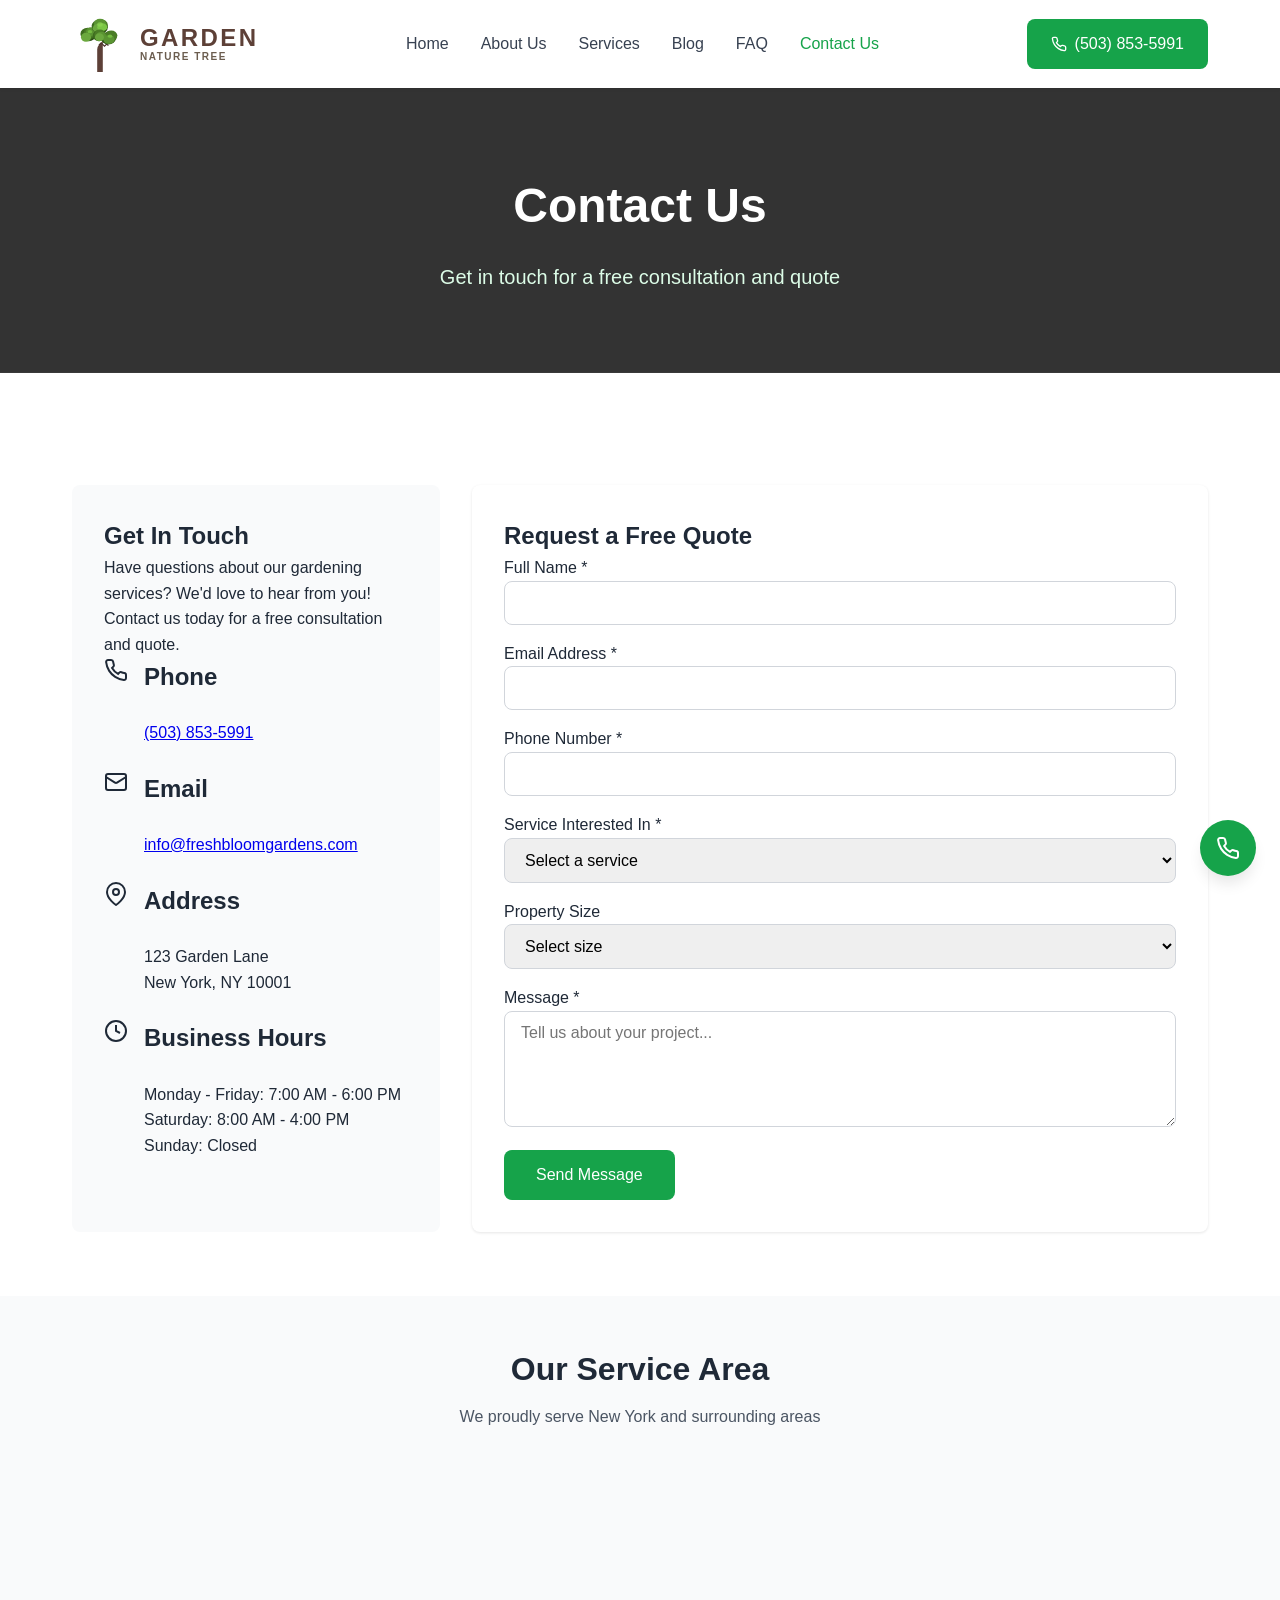
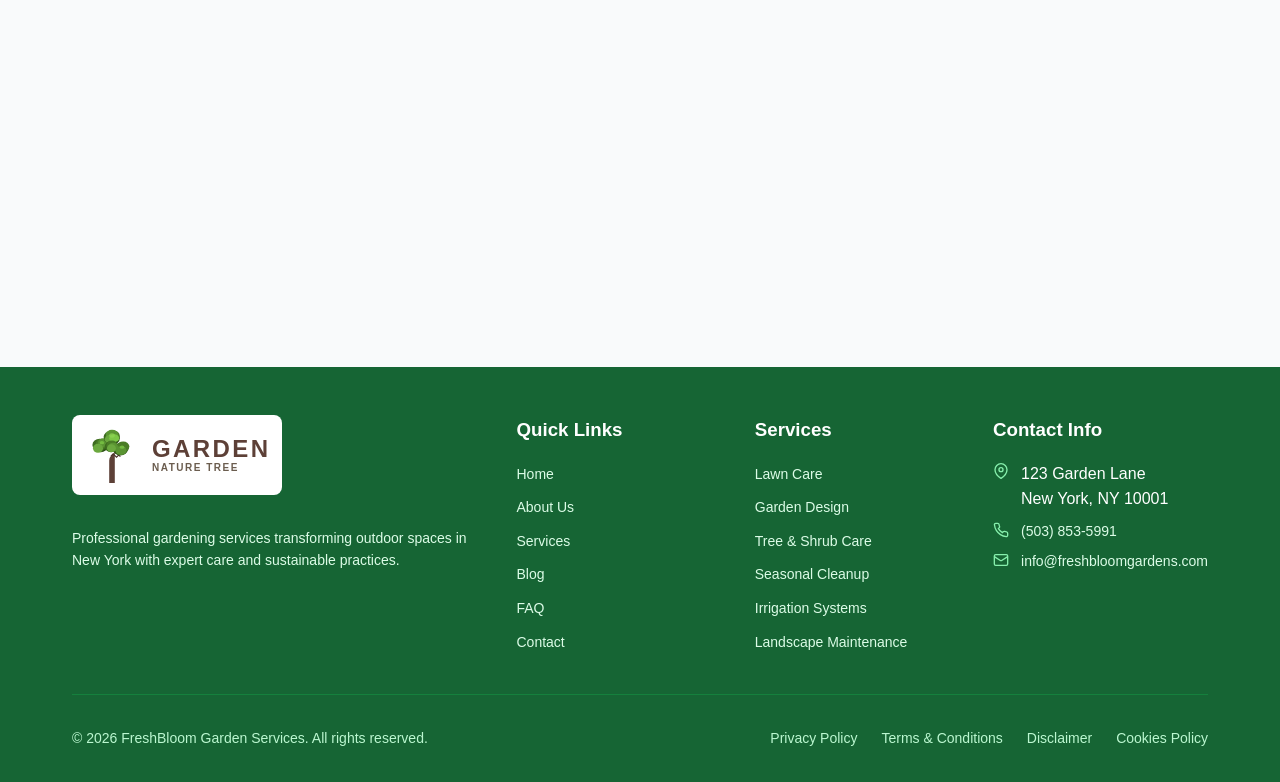
<file: contact.html>
<!DOCTYPE html>
<html lang="en">
<head>
  <meta charset="UTF-8">
  <meta name="viewport" content="width=device-width, initial-scale=1.0">
  <meta name="description" content="Contact FreshBloom Garden Services for professional gardening services in New York. Call (503) 853-5991 or fill out our contact form.">
  <title>Contact Us | FreshBloom Garden Services</title>
  <link rel="stylesheet" href="styles.css">
</head>
<body>
  <header>
    <div class="container">
      <div class="header-content">
        <a href="index.html" class="logo-container">
          <svg class="logo-tree" viewBox="0 0 100 100" fill="none" xmlns="http://www.w3.org/2000/svg">
            <path d="M45 100 L45 60 Q45 55 48 52 L52 48 Q55 45 55 40 L55 100 Z" fill="#5d4037"/>
            <path d="M48 52 L52 48 L58 54 L62 50 L65 53" stroke="#4a332b" stroke-width="2" fill="none"/>
            <ellipse cx="30" cy="35" rx="12" ry="10" fill="#2d5016"/><ellipse cx="28" cy="32" rx="13" ry="11" fill="#3d6b1f"/><ellipse cx="32" cy="30" rx="11" ry="9" fill="#4a7c26"/><ellipse cx="35" cy="28" rx="10" ry="8" fill="#5a9432"/><ellipse cx="25" cy="38" rx="9" ry="8" fill="#6ba83e"/>
            <ellipse cx="65" cy="40" rx="13" ry="11" fill="#2d5016"/><ellipse cx="68" cy="37" rx="12" ry="10" fill="#3d6b1f"/><ellipse cx="70" cy="35" rx="11" ry="9" fill="#4a7c26"/><ellipse cx="66" cy="42" rx="10" ry="8" fill="#5a9432"/>
            <ellipse cx="50" cy="20" rx="14" ry="12" fill="#2d5016"/><ellipse cx="48" cy="18" rx="13" ry="11" fill="#3d6b1f"/><ellipse cx="52" cy="16" rx="12" ry="10" fill="#4a7c26"/><ellipse cx="50" cy="14" rx="11" ry="9" fill="#5a9432"/><ellipse cx="47" cy="22" rx="10" ry="8" fill="#6ba83e"/><ellipse cx="54" cy="20" rx="9" ry="7" fill="#7bc645"/>
            <ellipse cx="48" cy="35" rx="11" ry="10" fill="#3d6b1f"/><ellipse cx="50" cy="33" rx="10" ry="9" fill="#4a7c26"/><ellipse cx="52" cy="36" rx="9" ry="8" fill="#5a9432"/><ellipse cx="49" cy="38" rx="8" ry="7" fill="#6ba83e"/>
            <ellipse cx="32" cy="28" rx="4" ry="3" fill="#7bc645" opacity="0.8"/><ellipse cx="68" cy="36" rx="4" ry="3" fill="#7bc645" opacity="0.8"/><ellipse cx="50" cy="15" rx="5" ry="4" fill="#8fd653" opacity="0.7"/>
          </svg>
          <div class="logo-text-content">
            <div class="logo-main-text">GARDEN</div>
            <div class="logo-tagline">NATURE TREE</div>
          </div>
        </a>

        <nav>
          <a href="index.html">Home</a>
          <a href="about.html">About Us</a>
          <a href="services.html">Services</a>
          <a href="blog.html">Blog</a>
          <a href="faq.html">FAQ</a>
          <a href="contact.html" class="active">Contact Us</a>
        </nav>

        <a href="tel:5038535991" class="call-button">
          <svg xmlns="http://www.w3.org/2000/svg" width="16" height="16" viewBox="0 0 24 24" fill="none" stroke="currentColor" stroke-width="2" stroke-linecap="round" stroke-linejoin="round"><path d="M22 16.92v3a2 2 0 0 1-2.18 2 19.79 19.79 0 0 1-8.63-3.07 19.5 19.5 0 0 1-6-6 19.79 19.79 0 0 1-3.07-8.67A2 2 0 0 1 4.11 2h3a2 2 0 0 1 2 1.72 12.84 12.84 0 0 0 .7 2.81 2 2 0 0 1-.45 2.11L8.09 9.91a16 16 0 0 0 6 6l1.27-1.27a2 2 0 0 1 2.11-.45 12.84 12.84 0 0 0 2.81.7A2 2 0 0 1 22 16.92z"></path></svg>
          (503) 853-5991
        </a>

        <button id="mobile-menu-button" class="mobile-menu-button" aria-label="Toggle menu">
          <svg id="menu-icon" xmlns="http://www.w3.org/2000/svg" width="24" height="24" viewBox="0 0 24 24" fill="none" stroke="currentColor" stroke-width="2" stroke-linecap="round" stroke-linejoin="round"><line x1="3" y1="12" x2="21" y2="12"></line><line x1="3" y1="6" x2="21" y2="6"></line><line x1="3" y1="18" x2="21" y2="18"></line></svg>
          <svg id="close-icon" class="hide" xmlns="http://www.w3.org/2000/svg" width="24" height="24" viewBox="0 0 24 24" fill="none" stroke="currentColor" stroke-width="2" stroke-linecap="round" stroke-linejoin="round"><line x1="18" y1="6" x2="6" y2="18"></line><line x1="6" y1="6" x2="18" y2="18"></line></svg>
        </button>
      </div>

      <div id="mobile-menu" class="mobile-menu">
        <a href="index.html">Home</a>
        <a href="about.html">About Us</a>
        <a href="services.html">Services</a>
        <a href="blog.html">Blog</a>
        <a href="faq.html">FAQ</a>
        <a href="contact.html" class="active">Contact Us</a>
      </div>
    </div>
  </header>

  <main>
    <section class="page-header" style="background-image: linear-gradient(rgba(0, 0, 0, 0.6), rgba(0, 0, 0, 0.6)), url('https://images.unsplash.com/photo-1768839720467-90cc32edeb26?crop=entropy&cs=tinysrgb&fit=max&fm=jpg&q=80&w=1080');">
      <div class="container">
        <h1>Contact Us</h1>
        <p>Get in touch for a free consultation and quote</p>
      </div>
    </section>

    <section class="contact-section">
      <div class="container">
        <div class="contact-grid">
          <div class="contact-info">
            <h2>Get In Touch</h2>
            <p>Have questions about our gardening services? We'd love to hear from you! Contact us today for a free consultation and quote.</p>

            <div class="contact-details">
              <div class="contact-item">
                <svg xmlns="http://www.w3.org/2000/svg" width="24" height="24" viewBox="0 0 24 24" fill="none" stroke="currentColor" stroke-width="2"><path d="M22 16.92v3a2 2 0 0 1-2.18 2 19.79 19.79 0 0 1-8.63-3.07 19.5 19.5 0 0 1-6-6 19.79 19.79 0 0 1-3.07-8.67A2 2 0 0 1 4.11 2h3a2 2 0 0 1 2 1.72 12.84 12.84 0 0 0 .7 2.81 2 2 0 0 1-.45 2.11L8.09 9.91a16 16 0 0 0 6 6l1.27-1.27a2 2 0 0 1 2.11-.45 12.84 12.84 0 0 0 2.81.7A2 2 0 0 1 22 16.92z"></path></svg>
                <div>
                  <h3>Phone</h3>
                  <p><a href="tel:5038535991">(503) 853-5991</a></p>
                </div>
              </div>

              <div class="contact-item">
                <svg xmlns="http://www.w3.org/2000/svg" width="24" height="24" viewBox="0 0 24 24" fill="none" stroke="currentColor" stroke-width="2"><rect x="2" y="4" width="20" height="16" rx="2"></rect><path d="m22 7-8.97 5.7a1.94 1.94 0 0 1-2.06 0L2 7"></path></svg>
                <div>
                  <h3>Email</h3>
                  <p><a href="mailto:info@freshbloomgardens.com">info@freshbloomgardens.com</a></p>
                </div>
              </div>

              <div class="contact-item">
                <svg xmlns="http://www.w3.org/2000/svg" width="24" height="24" viewBox="0 0 24 24" fill="none" stroke="currentColor" stroke-width="2"><path d="M21 10c0 7-9 13-9 13s-9-6-9-13a9 9 0 0 1 18 0z"></path><circle cx="12" cy="10" r="3"></circle></svg>
                <div>
                  <h3>Address</h3>
                  <p>123 Garden Lane<br>New York, NY 10001</p>
                </div>
              </div>

              <div class="contact-item">
                <svg xmlns="http://www.w3.org/2000/svg" width="24" height="24" viewBox="0 0 24 24" fill="none" stroke="currentColor" stroke-width="2"><circle cx="12" cy="12" r="10"></circle><polyline points="12 6 12 12 16 14"></polyline></svg>
                <div>
                  <h3>Business Hours</h3>
                  <p>Monday - Friday: 7:00 AM - 6:00 PM<br>
                  Saturday: 8:00 AM - 4:00 PM<br>
                  Sunday: Closed</p>
                </div>
              </div>
            </div>
          </div>

          <div class="contact-form">
            <h2>Request a Free Quote</h2>
            <form id="quote-form">
              <div class="form-group">
                <label for="name">Full Name *</label>
                <input type="text" id="name" name="name" required>
              </div>

              <div class="form-group">
                <label for="email">Email Address *</label>
                <input type="email" id="email" name="email" required>
              </div>

              <div class="form-group">
                <label for="phone">Phone Number *</label>
                <input type="tel" id="phone" name="phone" required>
              </div>

              <div class="form-group">
                <label for="service">Service Interested In *</label>
                <select id="service" name="service" required>
                  <option value="">Select a service</option>
                  <option value="lawn-care">Lawn Care & Maintenance</option>
                  <option value="garden-design">Garden Design & Installation</option>
                  <option value="tree-care">Tree & Shrub Care</option>
                  <option value="irrigation">Irrigation Systems</option>
                  <option value="seasonal">Seasonal Cleanup</option>
                  <option value="maintenance">Landscape Maintenance</option>
                  <option value="other">Other</option>
                </select>
              </div>

              <div class="form-group">
                <label for="property-size">Property Size</label>
                <select id="property-size" name="property-size">
                  <option value="">Select size</option>
                  <option value="small">Small (under 5,000 sq ft)</option>
                  <option value="medium">Medium (5,000 - 10,000 sq ft)</option>
                  <option value="large">Large (10,000 - 20,000 sq ft)</option>
                  <option value="xlarge">Extra Large (over 20,000 sq ft)</option>
                </select>
              </div>

              <div class="form-group">
                <label for="message">Message *</label>
                <textarea id="message" name="message" rows="5" required placeholder="Tell us about your project..."></textarea>
              </div>

              <button type="submit" class="btn btn-primary">Send Message</button>
            </form>
          </div>
        </div>
      </div>
    </section>

    <section class="map-section">
      <div class="container">
        <h2>Our Service Area</h2>
        <p>We proudly serve New York and surrounding areas</p>
        <div class="map-placeholder">
          <iframe src="https://www.google.com/maps/embed?pb=!1m18!1m12!1m3!1d193595.15830894612!2d-74.11976383964463!3d40.69766374859258!2m3!1f0!2f0!3f0!3m2!1i1024!2i768!4f13.1!3m3!1m2!1s0x89c24fa5d33f083b%3A0xc80b8f06e177fe62!2sNew%20York%2C%20NY!5e0!3m2!1sen!2sus!4v1647875456789!5m2!1sen!2sus" width="100%" height="450" style="border:0;" allowfullscreen="" loading="lazy"></iframe>
        </div>
      </div>
    </section>
  </main>

  <footer>
    <div class="container">
      <div class="footer-content">
        <div class="footer-section">
          <div class="footer-logo">
            <a href="index.html" class="logo-container">
              <svg class="logo-tree" viewBox="0 0 100 100" fill="none" xmlns="http://www.w3.org/2000/svg">
                <path d="M45 100 L45 60 Q45 55 48 52 L52 48 Q55 45 55 40 L55 100 Z" fill="#5d4037"/>
                <path d="M48 52 L52 48 L58 54 L62 50 L65 53" stroke="#4a332b" stroke-width="2" fill="none"/>
                <ellipse cx="30" cy="35" rx="12" ry="10" fill="#2d5016"/><ellipse cx="28" cy="32" rx="13" ry="11" fill="#3d6b1f"/><ellipse cx="32" cy="30" rx="11" ry="9" fill="#4a7c26"/><ellipse cx="35" cy="28" rx="10" ry="8" fill="#5a9432"/><ellipse cx="25" cy="38" rx="9" ry="8" fill="#6ba83e"/>
                <ellipse cx="65" cy="40" rx="13" ry="11" fill="#2d5016"/><ellipse cx="68" cy="37" rx="12" ry="10" fill="#3d6b1f"/><ellipse cx="70" cy="35" rx="11" ry="9" fill="#4a7c26"/><ellipse cx="66" cy="42" rx="10" ry="8" fill="#5a9432"/>
                <ellipse cx="50" cy="20" rx="14" ry="12" fill="#2d5016"/><ellipse cx="48" cy="18" rx="13" ry="11" fill="#3d6b1f"/><ellipse cx="52" cy="16" rx="12" ry="10" fill="#4a7c26"/><ellipse cx="50" cy="14" rx="11" ry="9" fill="#5a9432"/><ellipse cx="47" cy="22" rx="10" ry="8" fill="#6ba83e"/><ellipse cx="54" cy="20" rx="9" ry="7" fill="#7bc645"/>
                <ellipse cx="48" cy="35" rx="11" ry="10" fill="#3d6b1f"/><ellipse cx="50" cy="33" rx="10" ry="9" fill="#4a7c26"/><ellipse cx="52" cy="36" rx="9" ry="8" fill="#5a9432"/><ellipse cx="49" cy="38" rx="8" ry="7" fill="#6ba83e"/>
                <ellipse cx="32" cy="28" rx="4" ry="3" fill="#7bc645" opacity="0.8"/><ellipse cx="68" cy="36" rx="4" ry="3" fill="#7bc645" opacity="0.8"/><ellipse cx="50" cy="15" rx="5" ry="4" fill="#8fd653" opacity="0.7"/>
              </svg>
              <div class="logo-text-content">
                <div class="logo-main-text">GARDEN</div>
                <div class="logo-tagline">NATURE TREE</div>
              </div>
            </a>
          </div>
          <p class="footer-about">Professional gardening services transforming outdoor spaces in New York with expert care and sustainable practices.</p>
        </div>

        <div class="footer-section">
          <h3>Quick Links</h3>
          <ul class="footer-links">
            <li><a href="index.html">Home</a></li>
            <li><a href="about.html">About Us</a></li>
            <li><a href="services.html">Services</a></li>
            <li><a href="blog.html">Blog</a></li>
            <li><a href="faq.html">FAQ</a></li>
            <li><a href="contact.html">Contact</a></li>
          </ul>
        </div>

        <div class="footer-section">
          <h3>Services</h3>
          <ul class="footer-links">
            <li><a href="services.html#lawn-care">Lawn Care</a></li>
            <li><a href="services.html#garden-design">Garden Design</a></li>
            <li><a href="services.html#tree-care">Tree & Shrub Care</a></li>
            <li><a href="services.html#seasonal">Seasonal Cleanup</a></li>
            <li><a href="services.html#irrigation">Irrigation Systems</a></li>
            <li><a href="services.html#maintenance">Landscape Maintenance</a></li>
          </ul>
        </div>

        <div class="footer-section">
          <h3>Contact Info</h3>
          <ul class="footer-contact">
            <li>
              <svg xmlns="http://www.w3.org/2000/svg" width="16" height="16" viewBox="0 0 24 24" fill="none" stroke="currentColor" stroke-width="2"><path d="M21 10c0 7-9 13-9 13s-9-6-9-13a9 9 0 0 1 18 0z"></path><circle cx="12" cy="10" r="3"></circle></svg>
              123 Garden Lane<br>New York, NY 10001
            </li>
            <li>
              <svg xmlns="http://www.w3.org/2000/svg" width="16" height="16" viewBox="0 0 24 24" fill="none" stroke="currentColor" stroke-width="2"><path d="M22 16.92v3a2 2 0 0 1-2.18 2 19.79 19.79 0 0 1-8.63-3.07 19.5 19.5 0 0 1-6-6 19.79 19.79 0 0 1-3.07-8.67A2 2 0 0 1 4.11 2h3a2 2 0 0 1 2 1.72 12.84 12.84 0 0 0 .7 2.81 2 2 0 0 1-.45 2.11L8.09 9.91a16 16 0 0 0 6 6l1.27-1.27a2 2 0 0 1 2.11-.45 12.84 12.84 0 0 0 2.81.7A2 2 0 0 1 22 16.92z"></path></svg>
              <a href="tel:5038535991">(503) 853-5991</a>
            </li>
            <li>
              <svg xmlns="http://www.w3.org/2000/svg" width="16" height="16" viewBox="0 0 24 24" fill="none" stroke="currentColor" stroke-width="2"><rect x="2" y="4" width="20" height="16" rx="2"></rect><path d="m22 7-8.97 5.7a1.94 1.94 0 0 1-2.06 0L2 7"></path></svg>
              <a href="mailto:info@freshbloomgardens.com">info@freshbloomgardens.com</a>
            </li>
          </ul>
        </div>
      </div>

      <div class="footer-bottom">
        <p>&copy; 2026 FreshBloom Garden Services. All rights reserved.</p>
        <div class="footer-legal">
          <a href="privacy.html">Privacy Policy</a>
          <a href="terms.html">Terms & Conditions</a>
          <a href="disclaimer.html">Disclaimer</a>
          <a href="cookies.html">Cookies Policy</a>
        </div>
      </div>
    </div>
  </footer>

  <div id="cookie-banner" class="cookie-banner">
    <div class="cookie-content">
      <p>We use cookies to enhance your browsing experience and analyze our traffic. By clicking "Accept", you consent to our use of cookies. <a href="cookies.html">Learn more</a></p>
      <div class="cookie-buttons">
        <button id="cookie-accept" class="btn btn-primary">Accept</button>
        <button id="cookie-decline" class="btn btn-secondary">Decline</button>
      </div>
    </div>
  </div>

  <a href="tel:5038535991" class="floating-call-button" aria-label="Call us">
    <svg xmlns="http://www.w3.org/2000/svg" width="24" height="24" viewBox="0 0 24 24" fill="none" stroke="currentColor" stroke-width="2" stroke-linecap="round" stroke-linejoin="round"><path d="M22 16.92v3a2 2 0 0 1-2.18 2 19.79 19.79 0 0 1-8.63-3.07 19.5 19.5 0 0 1-6-6 19.79 19.79 0 0 1-3.07-8.67A2 2 0 0 1 4.11 2h3a2 2 0 0 1 2 1.72 12.84 12.84 0 0 0 .7 2.81 2 2 0 0 1-.45 2.11L8.09 9.91a16 16 0 0 0 6 6l1.27-1.27a2 2 0 0 1 2.11-.45 12.84 12.84 0 0 0 2.81.7A2 2 0 0 1 22 16.92z"></path></svg>
  </a>

  <script src="script.js"></script>
</body>
</html>
</file>
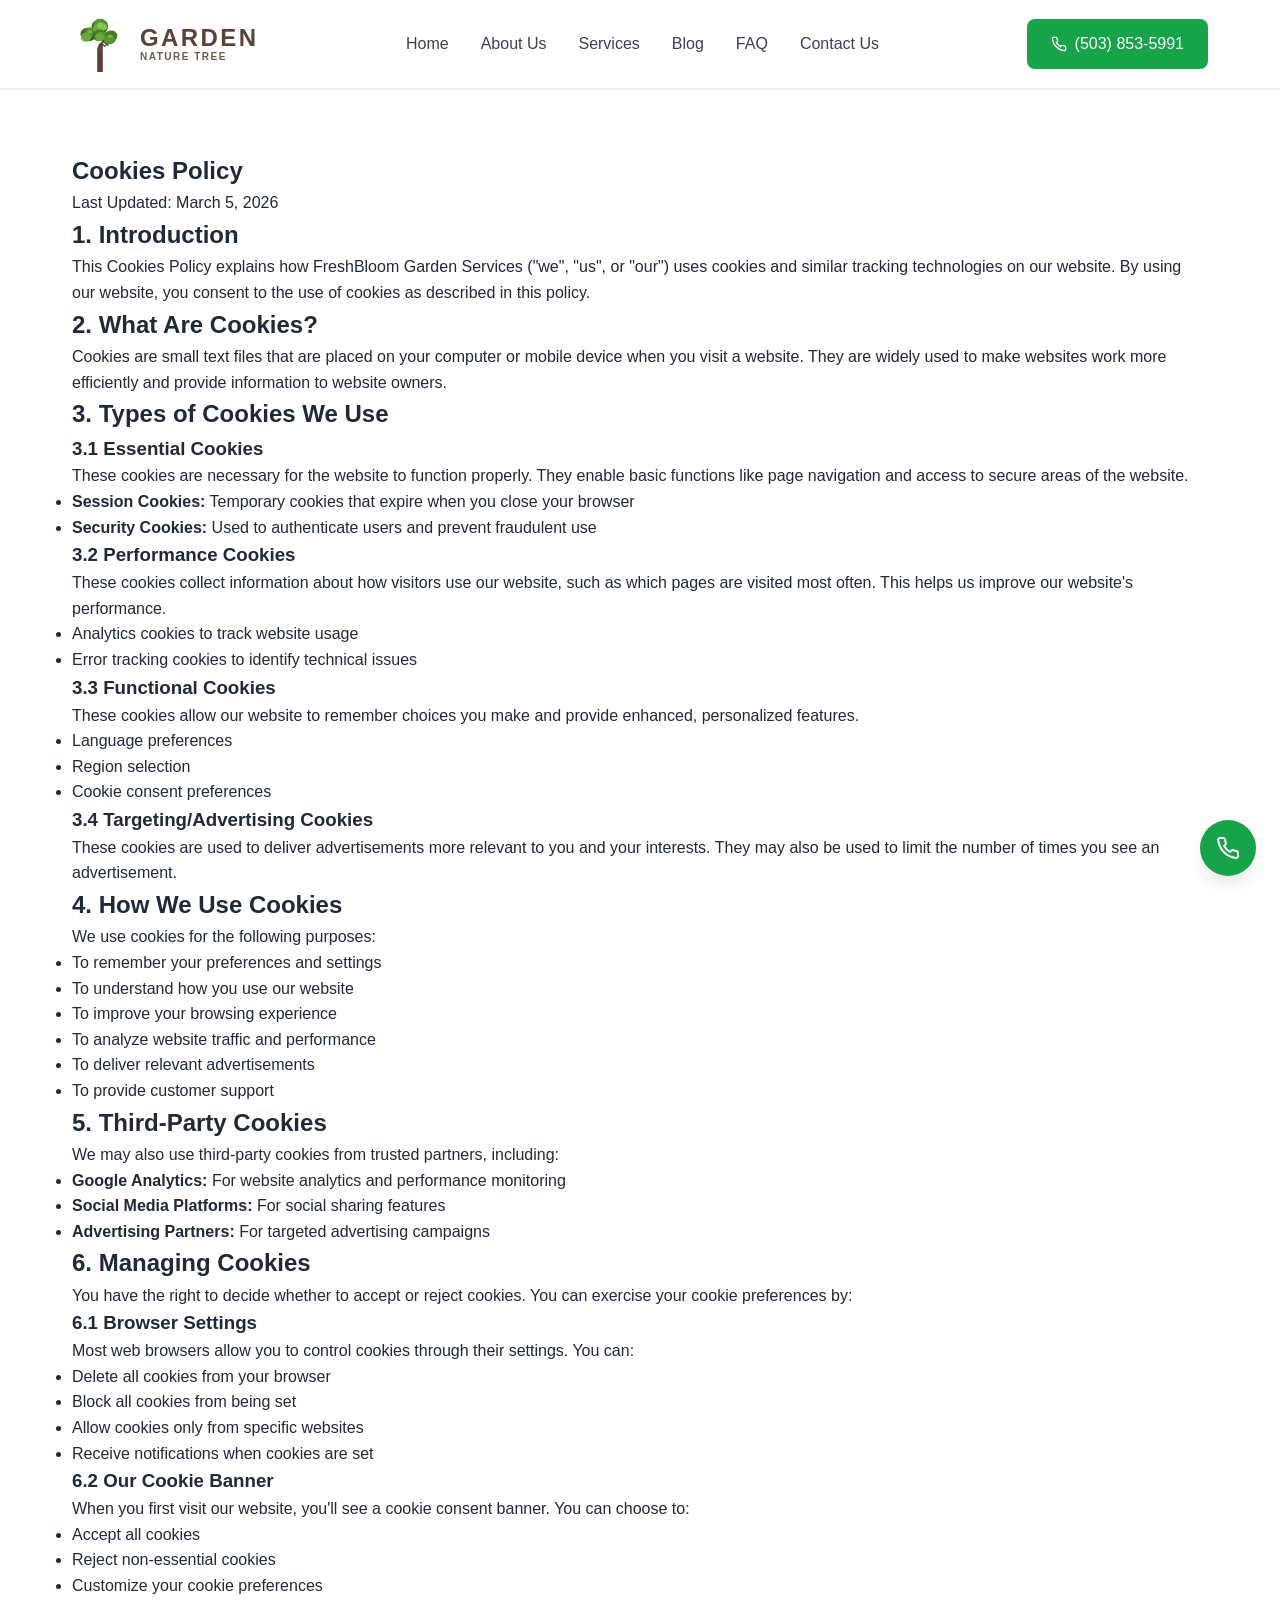
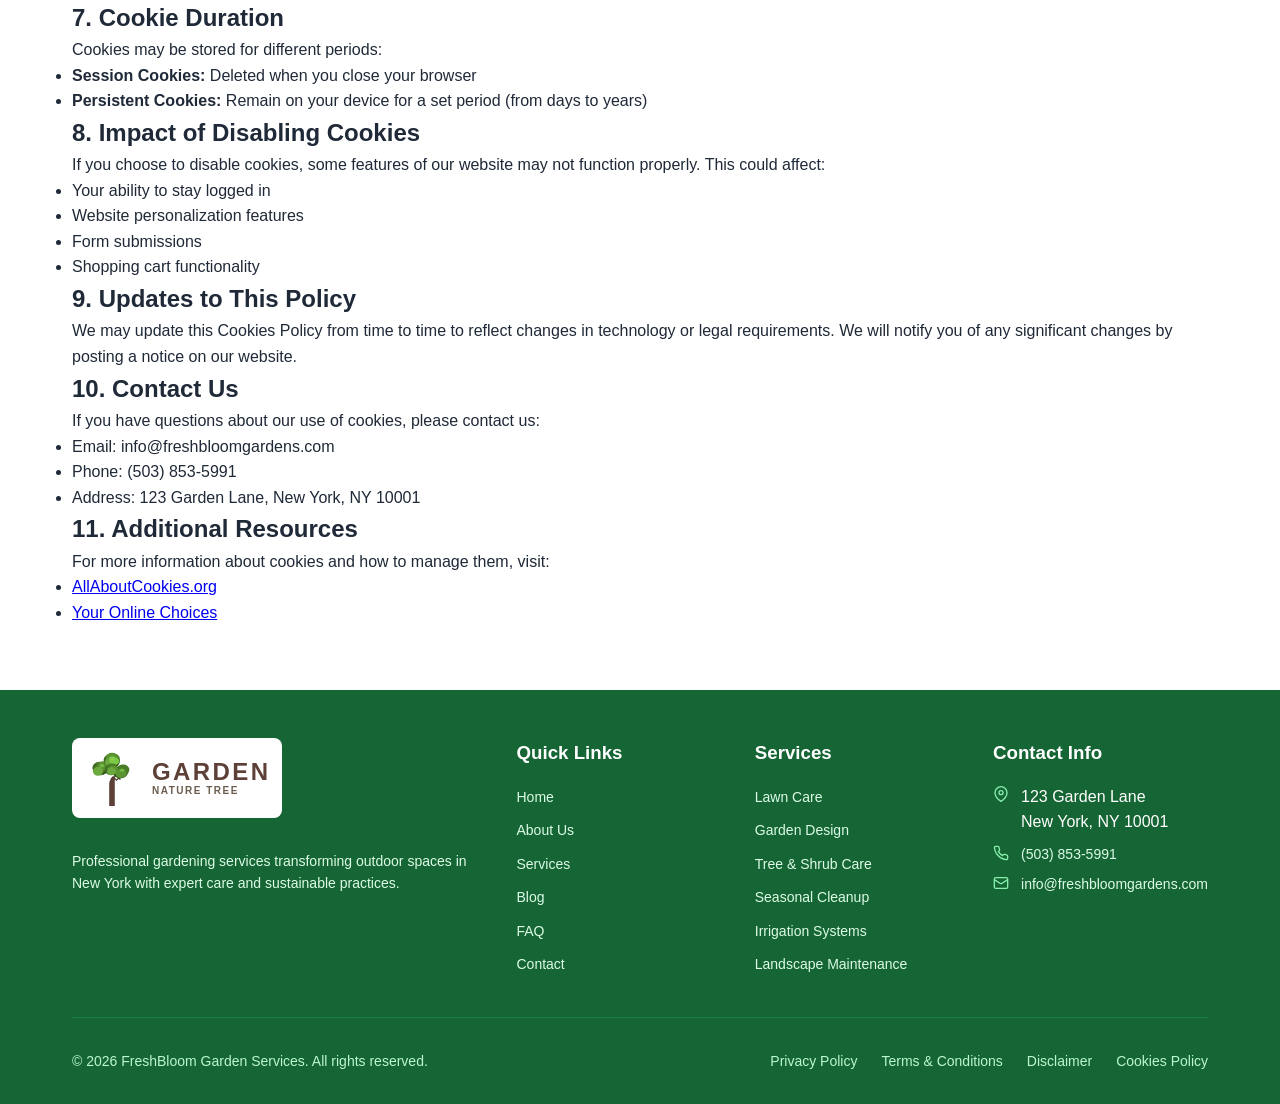
<file: cookies.html>
<!DOCTYPE html>
<html lang="en">
<head>
  <meta charset="UTF-8">
  <meta name="viewport" content="width=device-width, initial-scale=1.0">
  <meta name="description" content="Cookies Policy for FreshBloom Garden Services - Learn how we use cookies.">
  <title>Cookies Policy | FreshBloom Garden Services</title>
  <link rel="stylesheet" href="styles.css">
</head>
<body>
  <header>
    <div class="container">
      <div class="header-content">
        <a href="index.html" class="logo-container">
          <svg class="logo-tree" viewBox="0 0 100 100" fill="none" xmlns="http://www.w3.org/2000/svg">
            <path d="M45 100 L45 60 Q45 55 48 52 L52 48 Q55 45 55 40 L55 100 Z" fill="#5d4037"/>
            <path d="M48 52 L52 48 L58 54 L62 50 L65 53" stroke="#4a332b" stroke-width="2" fill="none"/>
            <ellipse cx="30" cy="35" rx="12" ry="10" fill="#2d5016"/><ellipse cx="28" cy="32" rx="13" ry="11" fill="#3d6b1f"/><ellipse cx="32" cy="30" rx="11" ry="9" fill="#4a7c26"/><ellipse cx="35" cy="28" rx="10" ry="8" fill="#5a9432"/><ellipse cx="25" cy="38" rx="9" ry="8" fill="#6ba83e"/>
            <ellipse cx="65" cy="40" rx="13" ry="11" fill="#2d5016"/><ellipse cx="68" cy="37" rx="12" ry="10" fill="#3d6b1f"/><ellipse cx="70" cy="35" rx="11" ry="9" fill="#4a7c26"/><ellipse cx="66" cy="42" rx="10" ry="8" fill="#5a9432"/>
            <ellipse cx="50" cy="20" rx="14" ry="12" fill="#2d5016"/><ellipse cx="48" cy="18" rx="13" ry="11" fill="#3d6b1f"/><ellipse cx="52" cy="16" rx="12" ry="10" fill="#4a7c26"/><ellipse cx="50" cy="14" rx="11" ry="9" fill="#5a9432"/><ellipse cx="47" cy="22" rx="10" ry="8" fill="#6ba83e"/><ellipse cx="54" cy="20" rx="9" ry="7" fill="#7bc645"/>
            <ellipse cx="48" cy="35" rx="11" ry="10" fill="#3d6b1f"/><ellipse cx="50" cy="33" rx="10" ry="9" fill="#4a7c26"/><ellipse cx="52" cy="36" rx="9" ry="8" fill="#5a9432"/><ellipse cx="49" cy="38" rx="8" ry="7" fill="#6ba83e"/>
            <ellipse cx="32" cy="28" rx="4" ry="3" fill="#7bc645" opacity="0.8"/><ellipse cx="68" cy="36" rx="4" ry="3" fill="#7bc645" opacity="0.8"/><ellipse cx="50" cy="15" rx="5" ry="4" fill="#8fd653" opacity="0.7"/>
          </svg>
          <div class="logo-text-content">
            <div class="logo-main-text">GARDEN</div>
            <div class="logo-tagline">NATURE TREE</div>
          </div>
        </a>

        <nav>
          <a href="index.html">Home</a>
          <a href="about.html">About Us</a>
          <a href="services.html">Services</a>
          <a href="blog.html">Blog</a>
          <a href="faq.html">FAQ</a>
          <a href="contact.html">Contact Us</a>
        </nav>

        <a href="tel:5038535991" class="call-button">
          <svg xmlns="http://www.w3.org/2000/svg" width="16" height="16" viewBox="0 0 24 24" fill="none" stroke="currentColor" stroke-width="2" stroke-linecap="round" stroke-linejoin="round"><path d="M22 16.92v3a2 2 0 0 1-2.18 2 19.79 19.79 0 0 1-8.63-3.07 19.5 19.5 0 0 1-6-6 19.79 19.79 0 0 1-3.07-8.67A2 2 0 0 1 4.11 2h3a2 2 0 0 1 2 1.72 12.84 12.84 0 0 0 .7 2.81 2 2 0 0 1-.45 2.11L8.09 9.91a16 16 0 0 0 6 6l1.27-1.27a2 2 0 0 1 2.11-.45 12.84 12.84 0 0 0 2.81.7A2 2 0 0 1 22 16.92z"></path></svg>
          (503) 853-5991
        </a>

        <button id="mobile-menu-button" class="mobile-menu-button" aria-label="Toggle menu">
          <svg id="menu-icon" xmlns="http://www.w3.org/2000/svg" width="24" height="24" viewBox="0 0 24 24" fill="none" stroke="currentColor" stroke-width="2" stroke-linecap="round" stroke-linejoin="round"><line x1="3" y1="12" x2="21" y2="12"></line><line x1="3" y1="6" x2="21" y2="6"></line><line x1="3" y1="18" x2="21" y2="18"></line></svg>
          <svg id="close-icon" class="hide" xmlns="http://www.w3.org/2000/svg" width="24" height="24" viewBox="0 0 24 24" fill="none" stroke="currentColor" stroke-width="2" stroke-linecap="round" stroke-linejoin="round"><line x1="18" y1="6" x2="6" y2="18"></line><line x1="6" y1="6" x2="18" y2="18"></line></svg>
        </button>
      </div>

      <div id="mobile-menu" class="mobile-menu">
        <a href="index.html">Home</a>
        <a href="about.html">About Us</a>
        <a href="services.html">Services</a>
        <a href="blog.html">Blog</a>
        <a href="faq.html">FAQ</a>
        <a href="contact.html">Contact Us</a>
      </div>
    </div>
  </header>

  <main>
    <section class="legal-page">
      <div class="container">
        <h1>Cookies Policy</h1>
        <p class="last-updated">Last Updated: March 5, 2026</p>

        <div class="legal-content">
          <h2>1. Introduction</h2>
          <p>This Cookies Policy explains how FreshBloom Garden Services ("we", "us", or "our") uses cookies and similar tracking technologies on our website. By using our website, you consent to the use of cookies as described in this policy.</p>

          <h2>2. What Are Cookies?</h2>
          <p>Cookies are small text files that are placed on your computer or mobile device when you visit a website. They are widely used to make websites work more efficiently and provide information to website owners.</p>

          <h2>3. Types of Cookies We Use</h2>
          
          <h3>3.1 Essential Cookies</h3>
          <p>These cookies are necessary for the website to function properly. They enable basic functions like page navigation and access to secure areas of the website.</p>
          <ul>
            <li><strong>Session Cookies:</strong> Temporary cookies that expire when you close your browser</li>
            <li><strong>Security Cookies:</strong> Used to authenticate users and prevent fraudulent use</li>
          </ul>

          <h3>3.2 Performance Cookies</h3>
          <p>These cookies collect information about how visitors use our website, such as which pages are visited most often. This helps us improve our website's performance.</p>
          <ul>
            <li>Analytics cookies to track website usage</li>
            <li>Error tracking cookies to identify technical issues</li>
          </ul>

          <h3>3.3 Functional Cookies</h3>
          <p>These cookies allow our website to remember choices you make and provide enhanced, personalized features.</p>
          <ul>
            <li>Language preferences</li>
            <li>Region selection</li>
            <li>Cookie consent preferences</li>
          </ul>

          <h3>3.4 Targeting/Advertising Cookies</h3>
          <p>These cookies are used to deliver advertisements more relevant to you and your interests. They may also be used to limit the number of times you see an advertisement.</p>

          <h2>4. How We Use Cookies</h2>
          <p>We use cookies for the following purposes:</p>
          <ul>
            <li>To remember your preferences and settings</li>
            <li>To understand how you use our website</li>
            <li>To improve your browsing experience</li>
            <li>To analyze website traffic and performance</li>
            <li>To deliver relevant advertisements</li>
            <li>To provide customer support</li>
          </ul>

          <h2>5. Third-Party Cookies</h2>
          <p>We may also use third-party cookies from trusted partners, including:</p>
          <ul>
            <li><strong>Google Analytics:</strong> For website analytics and performance monitoring</li>
            <li><strong>Social Media Platforms:</strong> For social sharing features</li>
            <li><strong>Advertising Partners:</strong> For targeted advertising campaigns</li>
          </ul>

          <h2>6. Managing Cookies</h2>
          <p>You have the right to decide whether to accept or reject cookies. You can exercise your cookie preferences by:</p>
          
          <h3>6.1 Browser Settings</h3>
          <p>Most web browsers allow you to control cookies through their settings. You can:</p>
          <ul>
            <li>Delete all cookies from your browser</li>
            <li>Block all cookies from being set</li>
            <li>Allow cookies only from specific websites</li>
            <li>Receive notifications when cookies are set</li>
          </ul>

          <h3>6.2 Our Cookie Banner</h3>
          <p>When you first visit our website, you'll see a cookie consent banner. You can choose to:</p>
          <ul>
            <li>Accept all cookies</li>
            <li>Reject non-essential cookies</li>
            <li>Customize your cookie preferences</li>
          </ul>

          <h2>7. Cookie Duration</h2>
          <p>Cookies may be stored for different periods:</p>
          <ul>
            <li><strong>Session Cookies:</strong> Deleted when you close your browser</li>
            <li><strong>Persistent Cookies:</strong> Remain on your device for a set period (from days to years)</li>
          </ul>

          <h2>8. Impact of Disabling Cookies</h2>
          <p>If you choose to disable cookies, some features of our website may not function properly. This could affect:</p>
          <ul>
            <li>Your ability to stay logged in</li>
            <li>Website personalization features</li>
            <li>Form submissions</li>
            <li>Shopping cart functionality</li>
          </ul>

          <h2>9. Updates to This Policy</h2>
          <p>We may update this Cookies Policy from time to time to reflect changes in technology or legal requirements. We will notify you of any significant changes by posting a notice on our website.</p>

          <h2>10. Contact Us</h2>
          <p>If you have questions about our use of cookies, please contact us:</p>
          <ul>
            <li>Email: info@freshbloomgardens.com</li>
            <li>Phone: (503) 853-5991</li>
            <li>Address: 123 Garden Lane, New York, NY 10001</li>
          </ul>

          <h2>11. Additional Resources</h2>
          <p>For more information about cookies and how to manage them, visit:</p>
          <ul>
            <li><a href="https://www.allaboutcookies.org" target="_blank" rel="noopener">AllAboutCookies.org</a></li>
            <li><a href="https://www.youronlinechoices.eu" target="_blank" rel="noopener">Your Online Choices</a></li>
          </ul>
        </div>
      </div>
    </section>
  </main>

  <footer>
    <div class="container">
      <div class="footer-content">
        <div class="footer-section">
          <div class="footer-logo">
            <a href="index.html" class="logo-container">
              <svg class="logo-tree" viewBox="0 0 100 100" fill="none" xmlns="http://www.w3.org/2000/svg">
                <path d="M45 100 L45 60 Q45 55 48 52 L52 48 Q55 45 55 40 L55 100 Z" fill="#5d4037"/>
                <path d="M48 52 L52 48 L58 54 L62 50 L65 53" stroke="#4a332b" stroke-width="2" fill="none"/>
                <ellipse cx="30" cy="35" rx="12" ry="10" fill="#2d5016"/><ellipse cx="28" cy="32" rx="13" ry="11" fill="#3d6b1f"/><ellipse cx="32" cy="30" rx="11" ry="9" fill="#4a7c26"/><ellipse cx="35" cy="28" rx="10" ry="8" fill="#5a9432"/><ellipse cx="25" cy="38" rx="9" ry="8" fill="#6ba83e"/>
                <ellipse cx="65" cy="40" rx="13" ry="11" fill="#2d5016"/><ellipse cx="68" cy="37" rx="12" ry="10" fill="#3d6b1f"/><ellipse cx="70" cy="35" rx="11" ry="9" fill="#4a7c26"/><ellipse cx="66" cy="42" rx="10" ry="8" fill="#5a9432"/>
                <ellipse cx="50" cy="20" rx="14" ry="12" fill="#2d5016"/><ellipse cx="48" cy="18" rx="13" ry="11" fill="#3d6b1f"/><ellipse cx="52" cy="16" rx="12" ry="10" fill="#4a7c26"/><ellipse cx="50" cy="14" rx="11" ry="9" fill="#5a9432"/><ellipse cx="47" cy="22" rx="10" ry="8" fill="#6ba83e"/><ellipse cx="54" cy="20" rx="9" ry="7" fill="#7bc645"/>
                <ellipse cx="48" cy="35" rx="11" ry="10" fill="#3d6b1f"/><ellipse cx="50" cy="33" rx="10" ry="9" fill="#4a7c26"/><ellipse cx="52" cy="36" rx="9" ry="8" fill="#5a9432"/><ellipse cx="49" cy="38" rx="8" ry="7" fill="#6ba83e"/>
                <ellipse cx="32" cy="28" rx="4" ry="3" fill="#7bc645" opacity="0.8"/><ellipse cx="68" cy="36" rx="4" ry="3" fill="#7bc645" opacity="0.8"/><ellipse cx="50" cy="15" rx="5" ry="4" fill="#8fd653" opacity="0.7"/>
              </svg>
              <div class="logo-text-content">
                <div class="logo-main-text">GARDEN</div>
                <div class="logo-tagline">NATURE TREE</div>
              </div>
            </a>
          </div>
          <p class="footer-about">Professional gardening services transforming outdoor spaces in New York with expert care and sustainable practices.</p>
        </div>

        <div class="footer-section">
          <h3>Quick Links</h3>
          <ul class="footer-links">
            <li><a href="index.html">Home</a></li>
            <li><a href="about.html">About Us</a></li>
            <li><a href="services.html">Services</a></li>
            <li><a href="blog.html">Blog</a></li>
            <li><a href="faq.html">FAQ</a></li>
            <li><a href="contact.html">Contact</a></li>
          </ul>
        </div>

        <div class="footer-section">
          <h3>Services</h3>
          <ul class="footer-links">
            <li><a href="services.html#lawn-care">Lawn Care</a></li>
            <li><a href="services.html#garden-design">Garden Design</a></li>
            <li><a href="services.html#tree-care">Tree & Shrub Care</a></li>
            <li><a href="services.html#seasonal">Seasonal Cleanup</a></li>
            <li><a href="services.html#irrigation">Irrigation Systems</a></li>
            <li><a href="services.html#maintenance">Landscape Maintenance</a></li>
          </ul>
        </div>

        <div class="footer-section">
          <h3>Contact Info</h3>
          <ul class="footer-contact">
            <li>
              <svg xmlns="http://www.w3.org/2000/svg" width="16" height="16" viewBox="0 0 24 24" fill="none" stroke="currentColor" stroke-width="2"><path d="M21 10c0 7-9 13-9 13s-9-6-9-13a9 9 0 0 1 18 0z"></path><circle cx="12" cy="10" r="3"></circle></svg>
              123 Garden Lane<br>New York, NY 10001
            </li>
            <li>
              <svg xmlns="http://www.w3.org/2000/svg" width="16" height="16" viewBox="0 0 24 24" fill="none" stroke="currentColor" stroke-width="2"><path d="M22 16.92v3a2 2 0 0 1-2.18 2 19.79 19.79 0 0 1-8.63-3.07 19.5 19.5 0 0 1-6-6 19.79 19.79 0 0 1-3.07-8.67A2 2 0 0 1 4.11 2h3a2 2 0 0 1 2 1.72 12.84 12.84 0 0 0 .7 2.81 2 2 0 0 1-.45 2.11L8.09 9.91a16 16 0 0 0 6 6l1.27-1.27a2 2 0 0 1 2.11-.45 12.84 12.84 0 0 0 2.81.7A2 2 0 0 1 22 16.92z"></path></svg>
              <a href="tel:5038535991">(503) 853-5991</a>
            </li>
            <li>
              <svg xmlns="http://www.w3.org/2000/svg" width="16" height="16" viewBox="0 0 24 24" fill="none" stroke="currentColor" stroke-width="2"><rect x="2" y="4" width="20" height="16" rx="2"></rect><path d="m22 7-8.97 5.7a1.94 1.94 0 0 1-2.06 0L2 7"></path></svg>
              <a href="mailto:info@freshbloomgardens.com">info@freshbloomgardens.com</a>
            </li>
          </ul>
        </div>
      </div>

      <div class="footer-bottom">
        <p>&copy; 2026 FreshBloom Garden Services. All rights reserved.</p>
        <div class="footer-legal">
          <a href="privacy.html">Privacy Policy</a>
          <a href="terms.html">Terms & Conditions</a>
          <a href="disclaimer.html">Disclaimer</a>
          <a href="cookies.html">Cookies Policy</a>
        </div>
      </div>
    </div>
  </footer>

  <a href="tel:5038535991" class="floating-call-button" aria-label="Call us">
    <svg xmlns="http://www.w3.org/2000/svg" width="24" height="24" viewBox="0 0 24 24" fill="none" stroke="currentColor" stroke-width="2" stroke-linecap="round" stroke-linejoin="round"><path d="M22 16.92v3a2 2 0 0 1-2.18 2 19.79 19.79 0 0 1-8.63-3.07 19.5 19.5 0 0 1-6-6 19.79 19.79 0 0 1-3.07-8.67A2 2 0 0 1 4.11 2h3a2 2 0 0 1 2 1.72 12.84 12.84 0 0 0 .7 2.81 2 2 0 0 1-.45 2.11L8.09 9.91a16 16 0 0 0 6 6l1.27-1.27a2 2 0 0 1 2.11-.45 12.84 12.84 0 0 0 2.81.7A2 2 0 0 1 22 16.92z"></path></svg>
  </a>

  <script src="script.js"></script>
</body>
</html>
</file>
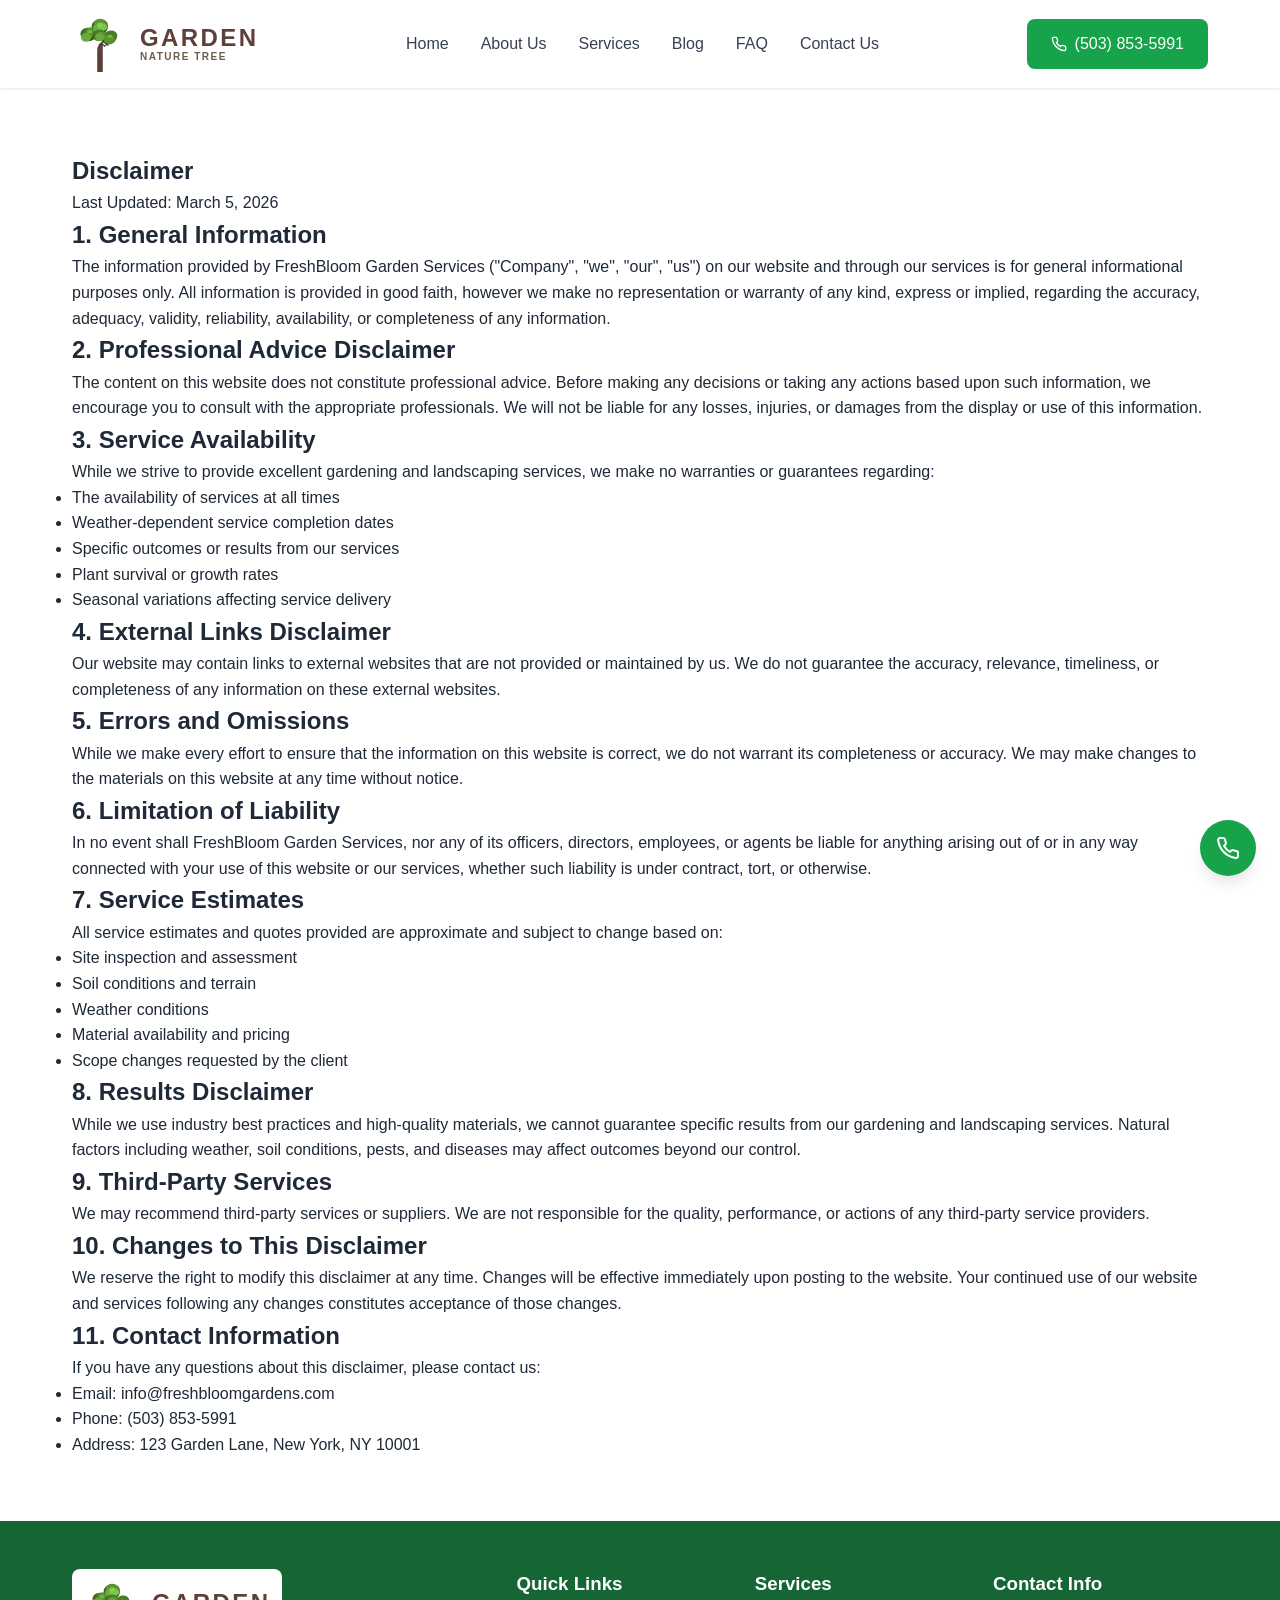
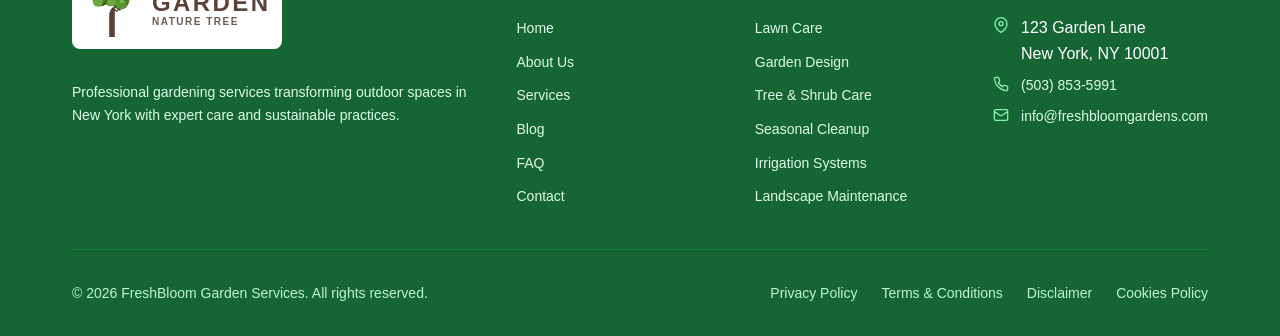
<file: disclaimer.html>
<!DOCTYPE html>
<html lang="en">
<head>
  <meta charset="UTF-8">
  <meta name="viewport" content="width=device-width, initial-scale=1.0">
  <meta name="description" content="Disclaimer for FreshBloom Garden Services - Professional gardening services in New York.">
  <title>Disclaimer | FreshBloom Garden Services</title>
  <link rel="stylesheet" href="styles.css">
</head>
<body>
  <header>
    <div class="container">
      <div class="header-content">
        <a href="index.html" class="logo-container">
          <svg class="logo-tree" viewBox="0 0 100 100" fill="none" xmlns="http://www.w3.org/2000/svg">
            <path d="M45 100 L45 60 Q45 55 48 52 L52 48 Q55 45 55 40 L55 100 Z" fill="#5d4037"/>
            <path d="M48 52 L52 48 L58 54 L62 50 L65 53" stroke="#4a332b" stroke-width="2" fill="none"/>
            <ellipse cx="30" cy="35" rx="12" ry="10" fill="#2d5016"/><ellipse cx="28" cy="32" rx="13" ry="11" fill="#3d6b1f"/><ellipse cx="32" cy="30" rx="11" ry="9" fill="#4a7c26"/><ellipse cx="35" cy="28" rx="10" ry="8" fill="#5a9432"/><ellipse cx="25" cy="38" rx="9" ry="8" fill="#6ba83e"/>
            <ellipse cx="65" cy="40" rx="13" ry="11" fill="#2d5016"/><ellipse cx="68" cy="37" rx="12" ry="10" fill="#3d6b1f"/><ellipse cx="70" cy="35" rx="11" ry="9" fill="#4a7c26"/><ellipse cx="66" cy="42" rx="10" ry="8" fill="#5a9432"/>
            <ellipse cx="50" cy="20" rx="14" ry="12" fill="#2d5016"/><ellipse cx="48" cy="18" rx="13" ry="11" fill="#3d6b1f"/><ellipse cx="52" cy="16" rx="12" ry="10" fill="#4a7c26"/><ellipse cx="50" cy="14" rx="11" ry="9" fill="#5a9432"/><ellipse cx="47" cy="22" rx="10" ry="8" fill="#6ba83e"/><ellipse cx="54" cy="20" rx="9" ry="7" fill="#7bc645"/>
            <ellipse cx="48" cy="35" rx="11" ry="10" fill="#3d6b1f"/><ellipse cx="50" cy="33" rx="10" ry="9" fill="#4a7c26"/><ellipse cx="52" cy="36" rx="9" ry="8" fill="#5a9432"/><ellipse cx="49" cy="38" rx="8" ry="7" fill="#6ba83e"/>
            <ellipse cx="32" cy="28" rx="4" ry="3" fill="#7bc645" opacity="0.8"/><ellipse cx="68" cy="36" rx="4" ry="3" fill="#7bc645" opacity="0.8"/><ellipse cx="50" cy="15" rx="5" ry="4" fill="#8fd653" opacity="0.7"/>
          </svg>
          <div class="logo-text-content">
            <div class="logo-main-text">GARDEN</div>
            <div class="logo-tagline">NATURE TREE</div>
          </div>
        </a>

        <nav>
          <a href="index.html">Home</a>
          <a href="about.html">About Us</a>
          <a href="services.html">Services</a>
          <a href="blog.html">Blog</a>
          <a href="faq.html">FAQ</a>
          <a href="contact.html">Contact Us</a>
        </nav>

        <a href="tel:5038535991" class="call-button">
          <svg xmlns="http://www.w3.org/2000/svg" width="16" height="16" viewBox="0 0 24 24" fill="none" stroke="currentColor" stroke-width="2" stroke-linecap="round" stroke-linejoin="round"><path d="M22 16.92v3a2 2 0 0 1-2.18 2 19.79 19.79 0 0 1-8.63-3.07 19.5 19.5 0 0 1-6-6 19.79 19.79 0 0 1-3.07-8.67A2 2 0 0 1 4.11 2h3a2 2 0 0 1 2 1.72 12.84 12.84 0 0 0 .7 2.81 2 2 0 0 1-.45 2.11L8.09 9.91a16 16 0 0 0 6 6l1.27-1.27a2 2 0 0 1 2.11-.45 12.84 12.84 0 0 0 2.81.7A2 2 0 0 1 22 16.92z"></path></svg>
          (503) 853-5991
        </a>

        <button id="mobile-menu-button" class="mobile-menu-button" aria-label="Toggle menu">
          <svg id="menu-icon" xmlns="http://www.w3.org/2000/svg" width="24" height="24" viewBox="0 0 24 24" fill="none" stroke="currentColor" stroke-width="2" stroke-linecap="round" stroke-linejoin="round"><line x1="3" y1="12" x2="21" y2="12"></line><line x1="3" y1="6" x2="21" y2="6"></line><line x1="3" y1="18" x2="21" y2="18"></line></svg>
          <svg id="close-icon" class="hide" xmlns="http://www.w3.org/2000/svg" width="24" height="24" viewBox="0 0 24 24" fill="none" stroke="currentColor" stroke-width="2" stroke-linecap="round" stroke-linejoin="round"><line x1="18" y1="6" x2="6" y2="18"></line><line x1="6" y1="6" x2="18" y2="18"></line></svg>
        </button>
      </div>

      <div id="mobile-menu" class="mobile-menu">
        <a href="index.html">Home</a>
        <a href="about.html">About Us</a>
        <a href="services.html">Services</a>
        <a href="blog.html">Blog</a>
        <a href="faq.html">FAQ</a>
        <a href="contact.html">Contact Us</a>
      </div>
    </div>
  </header>

  <main>
    <section class="legal-page">
      <div class="container">
        <h1>Disclaimer</h1>
        <p class="last-updated">Last Updated: March 5, 2026</p>

        <div class="legal-content">
          <h2>1. General Information</h2>
          <p>The information provided by FreshBloom Garden Services ("Company", "we", "our", "us") on our website and through our services is for general informational purposes only. All information is provided in good faith, however we make no representation or warranty of any kind, express or implied, regarding the accuracy, adequacy, validity, reliability, availability, or completeness of any information.</p>

          <h2>2. Professional Advice Disclaimer</h2>
          <p>The content on this website does not constitute professional advice. Before making any decisions or taking any actions based upon such information, we encourage you to consult with the appropriate professionals. We will not be liable for any losses, injuries, or damages from the display or use of this information.</p>

          <h2>3. Service Availability</h2>
          <p>While we strive to provide excellent gardening and landscaping services, we make no warranties or guarantees regarding:</p>
          <ul>
            <li>The availability of services at all times</li>
            <li>Weather-dependent service completion dates</li>
            <li>Specific outcomes or results from our services</li>
            <li>Plant survival or growth rates</li>
            <li>Seasonal variations affecting service delivery</li>
          </ul>

          <h2>4. External Links Disclaimer</h2>
          <p>Our website may contain links to external websites that are not provided or maintained by us. We do not guarantee the accuracy, relevance, timeliness, or completeness of any information on these external websites.</p>

          <h2>5. Errors and Omissions</h2>
          <p>While we make every effort to ensure that the information on this website is correct, we do not warrant its completeness or accuracy. We may make changes to the materials on this website at any time without notice.</p>

          <h2>6. Limitation of Liability</h2>
          <p>In no event shall FreshBloom Garden Services, nor any of its officers, directors, employees, or agents be liable for anything arising out of or in any way connected with your use of this website or our services, whether such liability is under contract, tort, or otherwise.</p>

          <h2>7. Service Estimates</h2>
          <p>All service estimates and quotes provided are approximate and subject to change based on:</p>
          <ul>
            <li>Site inspection and assessment</li>
            <li>Soil conditions and terrain</li>
            <li>Weather conditions</li>
            <li>Material availability and pricing</li>
            <li>Scope changes requested by the client</li>
          </ul>

          <h2>8. Results Disclaimer</h2>
          <p>While we use industry best practices and high-quality materials, we cannot guarantee specific results from our gardening and landscaping services. Natural factors including weather, soil conditions, pests, and diseases may affect outcomes beyond our control.</p>

          <h2>9. Third-Party Services</h2>
          <p>We may recommend third-party services or suppliers. We are not responsible for the quality, performance, or actions of any third-party service providers.</p>

          <h2>10. Changes to This Disclaimer</h2>
          <p>We reserve the right to modify this disclaimer at any time. Changes will be effective immediately upon posting to the website. Your continued use of our website and services following any changes constitutes acceptance of those changes.</p>

          <h2>11. Contact Information</h2>
          <p>If you have any questions about this disclaimer, please contact us:</p>
          <ul>
            <li>Email: info@freshbloomgardens.com</li>
            <li>Phone: (503) 853-5991</li>
            <li>Address: 123 Garden Lane, New York, NY 10001</li>
          </ul>
        </div>
      </div>
    </section>
  </main>

  <footer>
    <div class="container">
      <div class="footer-content">
        <div class="footer-section">
          <div class="footer-logo">
            <a href="index.html" class="logo-container">
              <svg class="logo-tree" viewBox="0 0 100 100" fill="none" xmlns="http://www.w3.org/2000/svg">
                <path d="M45 100 L45 60 Q45 55 48 52 L52 48 Q55 45 55 40 L55 100 Z" fill="#5d4037"/>
                <path d="M48 52 L52 48 L58 54 L62 50 L65 53" stroke="#4a332b" stroke-width="2" fill="none"/>
                <ellipse cx="30" cy="35" rx="12" ry="10" fill="#2d5016"/><ellipse cx="28" cy="32" rx="13" ry="11" fill="#3d6b1f"/><ellipse cx="32" cy="30" rx="11" ry="9" fill="#4a7c26"/><ellipse cx="35" cy="28" rx="10" ry="8" fill="#5a9432"/><ellipse cx="25" cy="38" rx="9" ry="8" fill="#6ba83e"/>
                <ellipse cx="65" cy="40" rx="13" ry="11" fill="#2d5016"/><ellipse cx="68" cy="37" rx="12" ry="10" fill="#3d6b1f"/><ellipse cx="70" cy="35" rx="11" ry="9" fill="#4a7c26"/><ellipse cx="66" cy="42" rx="10" ry="8" fill="#5a9432"/>
                <ellipse cx="50" cy="20" rx="14" ry="12" fill="#2d5016"/><ellipse cx="48" cy="18" rx="13" ry="11" fill="#3d6b1f"/><ellipse cx="52" cy="16" rx="12" ry="10" fill="#4a7c26"/><ellipse cx="50" cy="14" rx="11" ry="9" fill="#5a9432"/><ellipse cx="47" cy="22" rx="10" ry="8" fill="#6ba83e"/><ellipse cx="54" cy="20" rx="9" ry="7" fill="#7bc645"/>
                <ellipse cx="48" cy="35" rx="11" ry="10" fill="#3d6b1f"/><ellipse cx="50" cy="33" rx="10" ry="9" fill="#4a7c26"/><ellipse cx="52" cy="36" rx="9" ry="8" fill="#5a9432"/><ellipse cx="49" cy="38" rx="8" ry="7" fill="#6ba83e"/>
                <ellipse cx="32" cy="28" rx="4" ry="3" fill="#7bc645" opacity="0.8"/><ellipse cx="68" cy="36" rx="4" ry="3" fill="#7bc645" opacity="0.8"/><ellipse cx="50" cy="15" rx="5" ry="4" fill="#8fd653" opacity="0.7"/>
              </svg>
              <div class="logo-text-content">
                <div class="logo-main-text">GARDEN</div>
                <div class="logo-tagline">NATURE TREE</div>
              </div>
            </a>
          </div>
          <p class="footer-about">Professional gardening services transforming outdoor spaces in New York with expert care and sustainable practices.</p>
        </div>

        <div class="footer-section">
          <h3>Quick Links</h3>
          <ul class="footer-links">
            <li><a href="index.html">Home</a></li>
            <li><a href="about.html">About Us</a></li>
            <li><a href="services.html">Services</a></li>
            <li><a href="blog.html">Blog</a></li>
            <li><a href="faq.html">FAQ</a></li>
            <li><a href="contact.html">Contact</a></li>
          </ul>
        </div>

        <div class="footer-section">
          <h3>Services</h3>
          <ul class="footer-links">
            <li><a href="services.html#lawn-care">Lawn Care</a></li>
            <li><a href="services.html#garden-design">Garden Design</a></li>
            <li><a href="services.html#tree-care">Tree & Shrub Care</a></li>
            <li><a href="services.html#seasonal">Seasonal Cleanup</a></li>
            <li><a href="services.html#irrigation">Irrigation Systems</a></li>
            <li><a href="services.html#maintenance">Landscape Maintenance</a></li>
          </ul>
        </div>

        <div class="footer-section">
          <h3>Contact Info</h3>
          <ul class="footer-contact">
            <li>
              <svg xmlns="http://www.w3.org/2000/svg" width="16" height="16" viewBox="0 0 24 24" fill="none" stroke="currentColor" stroke-width="2"><path d="M21 10c0 7-9 13-9 13s-9-6-9-13a9 9 0 0 1 18 0z"></path><circle cx="12" cy="10" r="3"></circle></svg>
              123 Garden Lane<br>New York, NY 10001
            </li>
            <li>
              <svg xmlns="http://www.w3.org/2000/svg" width="16" height="16" viewBox="0 0 24 24" fill="none" stroke="currentColor" stroke-width="2"><path d="M22 16.92v3a2 2 0 0 1-2.18 2 19.79 19.79 0 0 1-8.63-3.07 19.5 19.5 0 0 1-6-6 19.79 19.79 0 0 1-3.07-8.67A2 2 0 0 1 4.11 2h3a2 2 0 0 1 2 1.72 12.84 12.84 0 0 0 .7 2.81 2 2 0 0 1-.45 2.11L8.09 9.91a16 16 0 0 0 6 6l1.27-1.27a2 2 0 0 1 2.11-.45 12.84 12.84 0 0 0 2.81.7A2 2 0 0 1 22 16.92z"></path></svg>
              <a href="tel:5038535991">(503) 853-5991</a>
            </li>
            <li>
              <svg xmlns="http://www.w3.org/2000/svg" width="16" height="16" viewBox="0 0 24 24" fill="none" stroke="currentColor" stroke-width="2"><rect x="2" y="4" width="20" height="16" rx="2"></rect><path d="m22 7-8.97 5.7a1.94 1.94 0 0 1-2.06 0L2 7"></path></svg>
              <a href="mailto:info@freshbloomgardens.com">info@freshbloomgardens.com</a>
            </li>
          </ul>
        </div>
      </div>

      <div class="footer-bottom">
        <p>&copy; 2026 FreshBloom Garden Services. All rights reserved.</p>
        <div class="footer-legal">
          <a href="privacy.html">Privacy Policy</a>
          <a href="terms.html">Terms & Conditions</a>
          <a href="disclaimer.html">Disclaimer</a>
          <a href="cookies.html">Cookies Policy</a>
        </div>
      </div>
    </div>
  </footer>

  <div id="cookie-banner" class="cookie-banner">
    <div class="cookie-content">
      <p>We use cookies to enhance your browsing experience and analyze our traffic. By clicking "Accept", you consent to our use of cookies. <a href="cookies.html">Learn more</a></p>
      <div class="cookie-buttons">
        <button id="cookie-accept" class="btn btn-primary">Accept</button>
        <button id="cookie-decline" class="btn btn-secondary">Decline</button>
      </div>
    </div>
  </div>

  <a href="tel:5038535991" class="floating-call-button" aria-label="Call us">
    <svg xmlns="http://www.w3.org/2000/svg" width="24" height="24" viewBox="0 0 24 24" fill="none" stroke="currentColor" stroke-width="2" stroke-linecap="round" stroke-linejoin="round"><path d="M22 16.92v3a2 2 0 0 1-2.18 2 19.79 19.79 0 0 1-8.63-3.07 19.5 19.5 0 0 1-6-6 19.79 19.79 0 0 1-3.07-8.67A2 2 0 0 1 4.11 2h3a2 2 0 0 1 2 1.72 12.84 12.84 0 0 0 .7 2.81 2 2 0 0 1-.45 2.11L8.09 9.91a16 16 0 0 0 6 6l1.27-1.27a2 2 0 0 1 2.11-.45 12.84 12.84 0 0 0 2.81.7A2 2 0 0 1 22 16.92z"></path></svg>
  </a>

  <script src="script.js"></script>
</body>
</html>
</file>
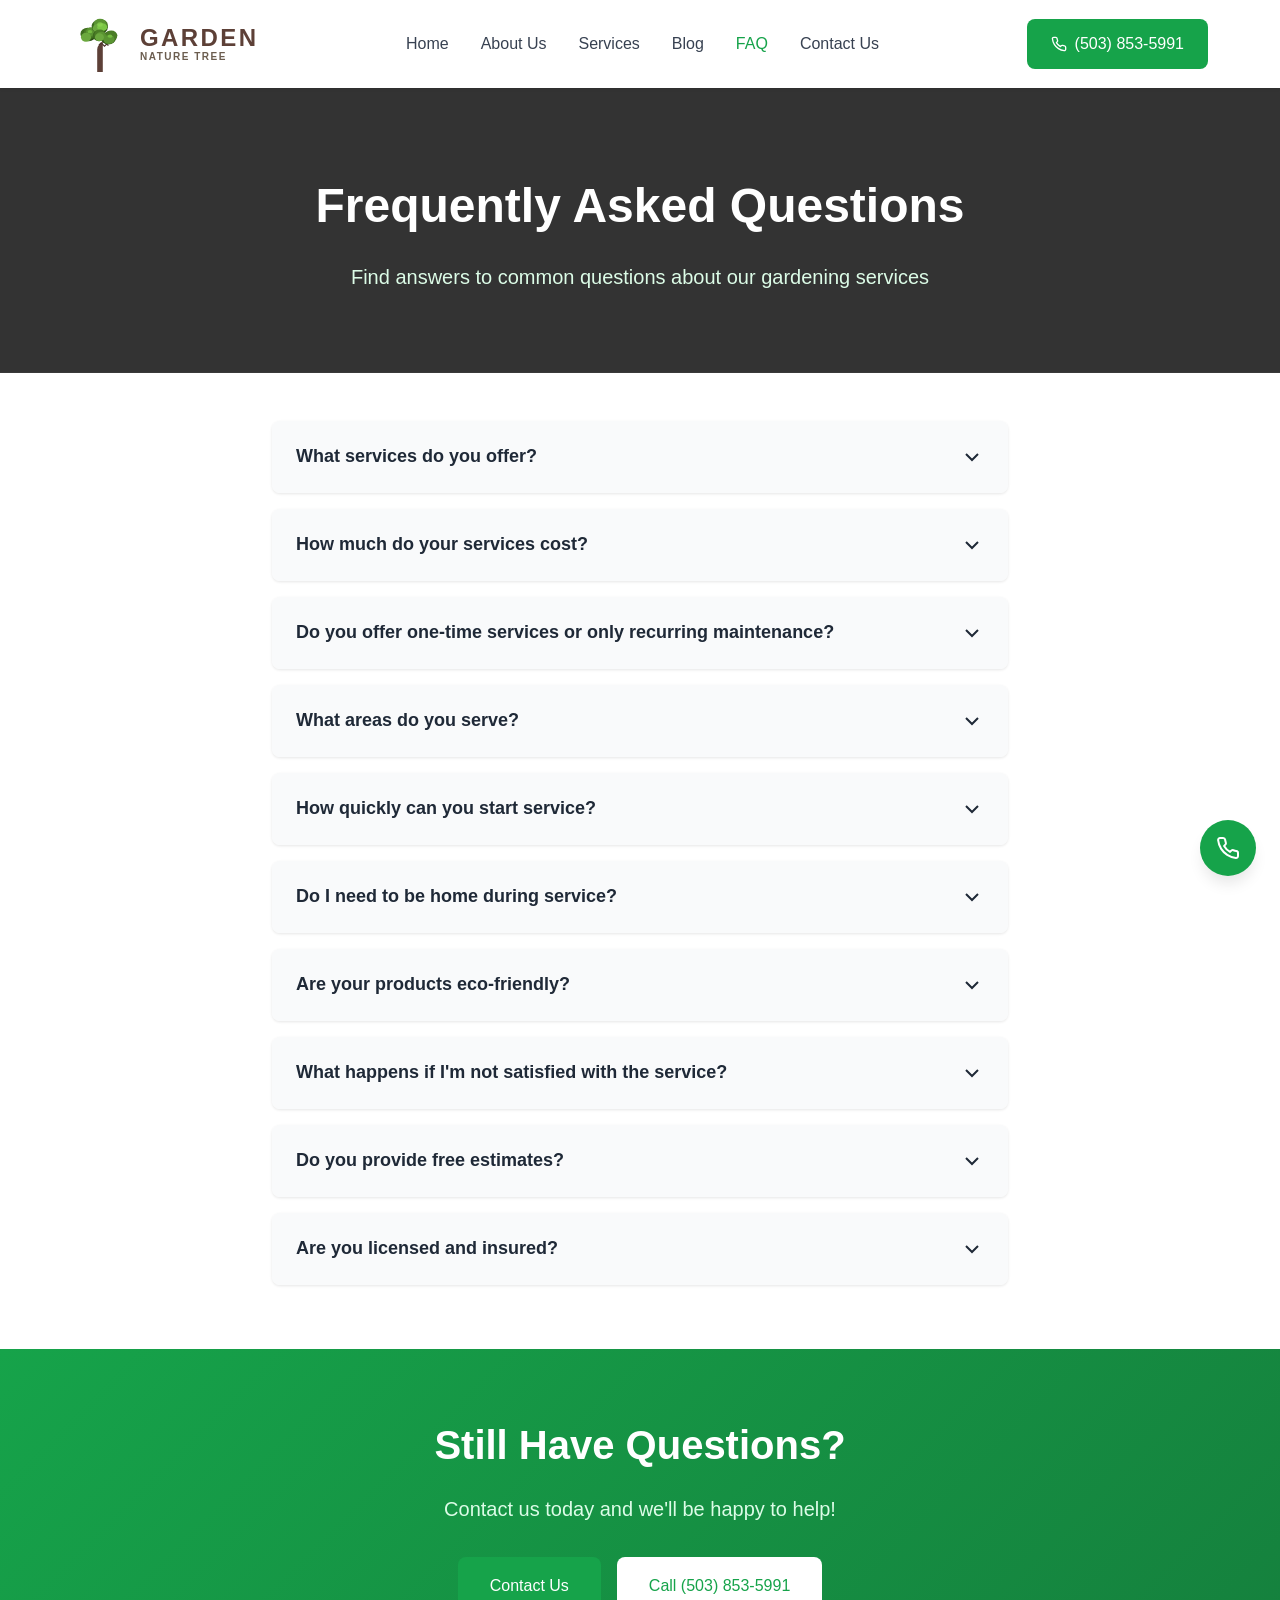
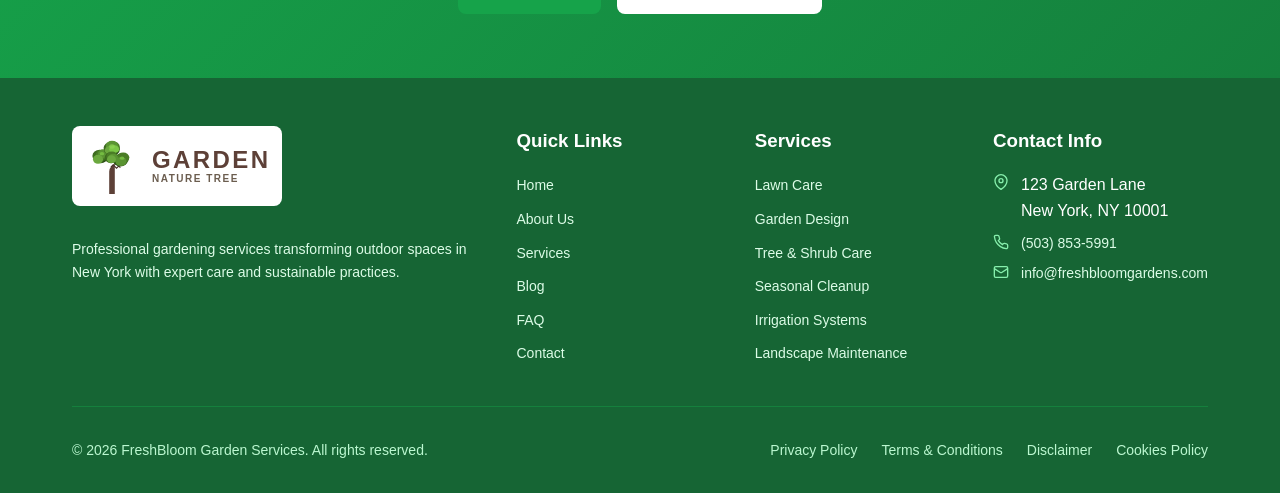
<file: faq.html>
<!DOCTYPE html>
<html lang="en">
<head>
  <meta charset="UTF-8">
  <meta name="viewport" content="width=device-width, initial-scale=1.0">
  <meta name="description" content="Frequently asked questions about FreshBloom Garden Services. Find answers about our gardening services, pricing, and scheduling.">
  <title>FAQ | FreshBloom Garden Services</title>
  <link rel="stylesheet" href="styles.css">
  <style>
    .faq-section {
      padding: 3rem 0;
      max-width: 800px;
      margin: 0 auto;
    }
    .faq-item {
      background: white;
      border-radius: 0.5rem;
      box-shadow: 0 1px 3px 0 rgba(0, 0, 0, 0.1);
      margin-bottom: 1rem;
      overflow: hidden;
    }
    .faq-question {
      width: 100%;
      text-align: left;
      padding: 1.5rem;
      background: var(--gray-50);
      border: none;
      cursor: pointer;
      font-size: 1.125rem;
      font-weight: 600;
      color: var(--gray-800);
      display: flex;
      justify-content: space-between;
      align-items: center;
      transition: background 0.3s;
    }
    .faq-question:hover {
      background: var(--green-50);
    }
    .faq-question.active {
      background: var(--green-100);
      color: var(--green-800);
    }
    .faq-icon {
      width: 1.5rem;
      height: 1.5rem;
      transition: transform 0.3s;
      flex-shrink: 0;
      margin-left: 1rem;
    }
    .faq-question.active .faq-icon {
      transform: rotate(180deg);
    }
    .faq-answer {
      max-height: 0;
      overflow: hidden;
      transition: max-height 0.3s ease;
    }
    .faq-answer.active {
      max-height: 1000px;
    }
    .faq-answer-content {
      padding: 1.5rem;
      color: var(--gray-700);
      line-height: 1.8;
    }
    .faq-answer-content ul {
      margin: 1rem 0;
      padding-left: 2rem;
    }
    .faq-answer-content li {
      margin-bottom: 0.5rem;
    }
  </style>
</head>
<body>
  <header>
    <div class="container">
      <div class="header-content">
        <a href="index.html" class="logo-container">
          <svg class="logo-tree" viewBox="0 0 100 100" fill="none" xmlns="http://www.w3.org/2000/svg">
            <path d="M45 100 L45 60 Q45 55 48 52 L52 48 Q55 45 55 40 L55 100 Z" fill="#5d4037"/>
            <path d="M48 52 L52 48 L58 54 L62 50 L65 53" stroke="#4a332b" stroke-width="2" fill="none"/>
            <ellipse cx="30" cy="35" rx="12" ry="10" fill="#2d5016"/><ellipse cx="28" cy="32" rx="13" ry="11" fill="#3d6b1f"/><ellipse cx="32" cy="30" rx="11" ry="9" fill="#4a7c26"/><ellipse cx="35" cy="28" rx="10" ry="8" fill="#5a9432"/><ellipse cx="25" cy="38" rx="9" ry="8" fill="#6ba83e"/>
            <ellipse cx="65" cy="40" rx="13" ry="11" fill="#2d5016"/><ellipse cx="68" cy="37" rx="12" ry="10" fill="#3d6b1f"/><ellipse cx="70" cy="35" rx="11" ry="9" fill="#4a7c26"/><ellipse cx="66" cy="42" rx="10" ry="8" fill="#5a9432"/>
            <ellipse cx="50" cy="20" rx="14" ry="12" fill="#2d5016"/><ellipse cx="48" cy="18" rx="13" ry="11" fill="#3d6b1f"/><ellipse cx="52" cy="16" rx="12" ry="10" fill="#4a7c26"/><ellipse cx="50" cy="14" rx="11" ry="9" fill="#5a9432"/><ellipse cx="47" cy="22" rx="10" ry="8" fill="#6ba83e"/><ellipse cx="54" cy="20" rx="9" ry="7" fill="#7bc645"/>
            <ellipse cx="48" cy="35" rx="11" ry="10" fill="#3d6b1f"/><ellipse cx="50" cy="33" rx="10" ry="9" fill="#4a7c26"/><ellipse cx="52" cy="36" rx="9" ry="8" fill="#5a9432"/><ellipse cx="49" cy="38" rx="8" ry="7" fill="#6ba83e"/>
            <ellipse cx="32" cy="28" rx="4" ry="3" fill="#7bc645" opacity="0.8"/><ellipse cx="68" cy="36" rx="4" ry="3" fill="#7bc645" opacity="0.8"/><ellipse cx="50" cy="15" rx="5" ry="4" fill="#8fd653" opacity="0.7"/>
          </svg>
          <div class="logo-text-content">
            <div class="logo-main-text">GARDEN</div>
            <div class="logo-tagline">NATURE TREE</div>
          </div>
        </a>

        <nav>
          <a href="index.html">Home</a>
          <a href="about.html">About Us</a>
          <a href="services.html">Services</a>
          <a href="blog.html">Blog</a>
          <a href="faq.html" class="active">FAQ</a>
          <a href="contact.html">Contact Us</a>
        </nav>

        <a href="tel:5038535991" class="call-button">
          <svg xmlns="http://www.w3.org/2000/svg" width="16" height="16" viewBox="0 0 24 24" fill="none" stroke="currentColor" stroke-width="2" stroke-linecap="round" stroke-linejoin="round"><path d="M22 16.92v3a2 2 0 0 1-2.18 2 19.79 19.79 0 0 1-8.63-3.07 19.5 19.5 0 0 1-6-6 19.79 19.79 0 0 1-3.07-8.67A2 2 0 0 1 4.11 2h3a2 2 0 0 1 2 1.72 12.84 12.84 0 0 0 .7 2.81 2 2 0 0 1-.45 2.11L8.09 9.91a16 16 0 0 0 6 6l1.27-1.27a2 2 0 0 1 2.11-.45 12.84 12.84 0 0 0 2.81.7A2 2 0 0 1 22 16.92z"></path></svg>
          (503) 853-5991
        </a>

        <button id="mobile-menu-button" class="mobile-menu-button" aria-label="Toggle menu">
          <svg id="menu-icon" xmlns="http://www.w3.org/2000/svg" width="24" height="24" viewBox="0 0 24 24" fill="none" stroke="currentColor" stroke-width="2" stroke-linecap="round" stroke-linejoin="round"><line x1="3" y1="12" x2="21" y2="12"></line><line x1="3" y1="6" x2="21" y2="6"></line><line x1="3" y1="18" x2="21" y2="18"></line></svg>
          <svg id="close-icon" class="hide" xmlns="http://www.w3.org/2000/svg" width="24" height="24" viewBox="0 0 24 24" fill="none" stroke="currentColor" stroke-width="2" stroke-linecap="round" stroke-linejoin="round"><line x1="18" y1="6" x2="6" y2="18"></line><line x1="6" y1="6" x2="18" y2="18"></line></svg>
        </button>
      </div>

      <div id="mobile-menu" class="mobile-menu">
        <a href="index.html">Home</a>
        <a href="about.html">About Us</a>
        <a href="services.html">Services</a>
        <a href="blog.html">Blog</a>
        <a href="faq.html" class="active">FAQ</a>
        <a href="contact.html">Contact Us</a>
      </div>
    </div>
  </header>

  <main>
    <section class="page-header" style="background-image: linear-gradient(rgba(0, 0, 0, 0.6), rgba(0, 0, 0, 0.6)), url('https://images.unsplash.com/photo-1676397312336-a2038d0cdbf4?crop=entropy&cs=tinysrgb&fit=max&fm=jpg&q=80&w=1080');">
      <div class="container">
        <h1>Frequently Asked Questions</h1>
        <p>Find answers to common questions about our gardening services</p>
      </div>
    </section>

    <section class="faq-section">
      <div class="container">
        <div class="faq-item">
          <button class="faq-question">
            What services do you offer?
            <svg class="faq-icon" xmlns="http://www.w3.org/2000/svg" viewBox="0 0 24 24" fill="none" stroke="currentColor" stroke-width="2"><polyline points="6 9 12 15 18 9"></polyline></svg>
          </button>
          <div class="faq-answer">
            <div class="faq-answer-content">
              <p>We offer a comprehensive range of professional gardening services including:</p>
              <ul>
                <li>Lawn Care & Maintenance (mowing, edging, fertilization)</li>
                <li>Garden Design & Installation</li>
                <li>Tree & Shrub Care (pruning, trimming, health assessment)</li>
                <li>Irrigation System Design & Installation</li>
                <li>Seasonal Cleanup (spring preparation, fall leaf removal)</li>
                <li>Landscape Maintenance (ongoing care and upkeep)</li>
              </ul>
              <p>Each service is customized to meet your specific needs and property requirements.</p>
            </div>
          </div>
        </div>

        <div class="faq-item">
          <button class="faq-question">
            How much do your services cost?
            <svg class="faq-icon" xmlns="http://www.w3.org/2000/svg" viewBox="0 0 24 24" fill="none" stroke="currentColor" stroke-width="2"><polyline points="6 9 12 15 18 9"></polyline></svg>
          </button>
          <div class="faq-answer">
            <div class="faq-answer-content">
              <p>Our pricing varies based on several factors including property size, service type, and frequency. We provide customized quotes after an initial consultation where we can assess your specific needs. Contact us for a free, no-obligation estimate tailored to your property.</p>
              <p>We offer competitive rates and various service packages to fit different budgets while maintaining our high-quality standards.</p>
            </div>
          </div>
        </div>

        <div class="faq-item">
          <button class="faq-question">
            Do you offer one-time services or only recurring maintenance?
            <svg class="faq-icon" xmlns="http://www.w3.org/2000/svg" viewBox="0 0 24 24" fill="none" stroke="currentColor" stroke-width="2"><polyline points="6 9 12 15 18 9"></polyline></svg>
          </button>
          <div class="faq-answer">
            <div class="faq-answer-content">
              <p>We offer both one-time services and recurring maintenance plans. Whether you need a single seasonal cleanup, a one-time garden installation, or ongoing weekly/bi-weekly lawn care, we can accommodate your needs.</p>
              <p>Many clients start with a one-time service and then transition to a recurring maintenance plan once they see the quality of our work.</p>
            </div>
          </div>
        </div>

        <div class="faq-item">
          <button class="faq-question">
            What areas do you serve?
            <svg class="faq-icon" xmlns="http://www.w3.org/2000/svg" viewBox="0 0 24 24" fill="none" stroke="currentColor" stroke-width="2"><polyline points="6 9 12 15 18 9"></polyline></svg>
          </button>
          <div class="faq-answer">
            <div class="faq-answer-content">
              <p>We proudly serve New York and surrounding areas. Our service area includes residential and commercial properties within a 30-mile radius of our main office.</p>
              <p>If you're unsure whether we service your area, please contact us and we'll be happy to confirm coverage for your location.</p>
            </div>
          </div>
        </div>

        <div class="faq-item">
          <button class="faq-question">
            How quickly can you start service?
            <svg class="faq-icon" xmlns="http://www.w3.org/2000/svg" viewBox="0 0 24 24" fill="none" stroke="currentColor" stroke-width="2"><polyline points="6 9 12 15 18 9"></polyline></svg>
          </button>
          <div class="faq-answer">
            <div class="faq-answer-content">
              <p>Depending on our current schedule, we can typically begin service within 3-5 business days for routine maintenance. For specialized projects like garden design or irrigation installation, we'll work with you to establish a timeline that meets your needs.</p>
              <p>Emergency services for tree care or urgent landscaping needs can often be accommodated within 24-48 hours.</p>
            </div>
          </div>
        </div>

        <div class="faq-item">
          <button class="faq-question">
            Do I need to be home during service?
            <svg class="faq-icon" xmlns="http://www.w3.org/2000/svg" viewBox="0 0 24 24" fill="none" stroke="currentColor" stroke-width="2"><polyline points="6 9 12 15 18 9"></polyline></svg>
          </button>
          <div class="faq-answer">
            <div class="faq-answer-content">
              <p>No, you don't need to be home during most service visits. Our team is professional and trustworthy, and we can work independently as long as we have access to the areas that need service.</p>
              <p>For the initial consultation or specialized projects, we do recommend being present to discuss your preferences and answer any questions.</p>
            </div>
          </div>
        </div>

        <div class="faq-item">
          <button class="faq-question">
            Are your products eco-friendly?
            <svg class="faq-icon" xmlns="http://www.w3.org/2000/svg" viewBox="0 0 24 24" fill="none" stroke="currentColor" stroke-width="2"><polyline points="6 9 12 15 18 9"></polyline></svg>
          </button>
          <div class="faq-answer">
            <div class="faq-answer-content">
              <p>Yes! We prioritize environmentally responsible practices and use eco-friendly, organic products whenever possible. Our sustainable approach includes:</p>
              <ul>
                <li>Organic fertilizers and soil amendments</li>
                <li>Natural pest control methods</li>
                <li>Water-efficient irrigation systems</li>
                <li>Native plant recommendations</li>
                <li>Composting and mulching practices</li>
              </ul>
              <p>We're committed to creating beautiful landscapes while protecting the environment.</p>
            </div>
          </div>
        </div>

        <div class="faq-item">
          <button class="faq-question">
            What happens if I'm not satisfied with the service?
            <svg class="faq-icon" xmlns="http://www.w3.org/2000/svg" viewBox="0 0 24 24" fill="none" stroke="currentColor" stroke-width="2"><polyline points="6 9 12 15 18 9"></polyline></svg>
          </button>
          <div class="faq-answer">
            <div class="faq-answer-content">
              <p>Your satisfaction is our top priority. We offer a 100% satisfaction guarantee on all our services. If you're not completely happy with our work, simply let us know within 24 hours and we'll make it right at no additional cost.</p>
              <p>Our goal is to exceed your expectations with every visit, and we stand behind the quality of our work.</p>
            </div>
          </div>
        </div>

        <div class="faq-item">
          <button class="faq-question">
            Do you provide free estimates?
            <svg class="faq-icon" xmlns="http://www.w3.org/2000/svg" viewBox="0 0 24 24" fill="none" stroke="currentColor" stroke-width="2"><polyline points="6 9 12 15 18 9"></polyline></svg>
          </button>
          <div class="faq-answer">
            <div class="faq-answer-content">
              <p>Yes! We provide free, no-obligation estimates for all our services. Simply contact us to schedule a consultation, and we'll visit your property to assess your needs and provide a detailed quote.</p>
              <p>Our estimates are comprehensive and transparent, with no hidden fees.</p>
            </div>
          </div>
        </div>

        <div class="faq-item">
          <button class="faq-question">
            Are you licensed and insured?
            <svg class="faq-icon" xmlns="http://www.w3.org/2000/svg" viewBox="0 0 24 24" fill="none" stroke="currentColor" stroke-width="2"><polyline points="6 9 12 15 18 9"></polyline></svg>
          </button>
          <div class="faq-answer">
            <div class="faq-answer-content">
              <p>Absolutely! FreshBloom Garden Services is fully licensed and insured. We carry comprehensive liability insurance and workers' compensation coverage to protect both our team and your property.</p>
              <p>You can have peace of mind knowing you're working with a professional, legitimate business.</p>
            </div>
          </div>
        </div>
      </div>
    </section>

    <section class="cta-section">
      <div class="container">
        <h2>Still Have Questions?</h2>
        <p>Contact us today and we'll be happy to help!</p>
        <div class="cta-buttons">
          <a href="contact.html" class="btn btn-primary">Contact Us</a>
          <a href="tel:5038535991" class="btn btn-secondary">Call (503) 853-5991</a>
        </div>
      </div>
    </section>
  </main>

  <footer>
    <div class="container">
      <div class="footer-content">
        <div class="footer-section">
          <div class="footer-logo">
            <a href="index.html" class="logo-container">
              <svg class="logo-tree" viewBox="0 0 100 100" fill="none" xmlns="http://www.w3.org/2000/svg">
                <path d="M45 100 L45 60 Q45 55 48 52 L52 48 Q55 45 55 40 L55 100 Z" fill="#5d4037"/>
                <path d="M48 52 L52 48 L58 54 L62 50 L65 53" stroke="#4a332b" stroke-width="2" fill="none"/>
                <ellipse cx="30" cy="35" rx="12" ry="10" fill="#2d5016"/><ellipse cx="28" cy="32" rx="13" ry="11" fill="#3d6b1f"/><ellipse cx="32" cy="30" rx="11" ry="9" fill="#4a7c26"/><ellipse cx="35" cy="28" rx="10" ry="8" fill="#5a9432"/><ellipse cx="25" cy="38" rx="9" ry="8" fill="#6ba83e"/>
                <ellipse cx="65" cy="40" rx="13" ry="11" fill="#2d5016"/><ellipse cx="68" cy="37" rx="12" ry="10" fill="#3d6b1f"/><ellipse cx="70" cy="35" rx="11" ry="9" fill="#4a7c26"/><ellipse cx="66" cy="42" rx="10" ry="8" fill="#5a9432"/>
                <ellipse cx="50" cy="20" rx="14" ry="12" fill="#2d5016"/><ellipse cx="48" cy="18" rx="13" ry="11" fill="#3d6b1f"/><ellipse cx="52" cy="16" rx="12" ry="10" fill="#4a7c26"/><ellipse cx="50" cy="14" rx="11" ry="9" fill="#5a9432"/><ellipse cx="47" cy="22" rx="10" ry="8" fill="#6ba83e"/><ellipse cx="54" cy="20" rx="9" ry="7" fill="#7bc645"/>
                <ellipse cx="48" cy="35" rx="11" ry="10" fill="#3d6b1f"/><ellipse cx="50" cy="33" rx="10" ry="9" fill="#4a7c26"/><ellipse cx="52" cy="36" rx="9" ry="8" fill="#5a9432"/><ellipse cx="49" cy="38" rx="8" ry="7" fill="#6ba83e"/>
                <ellipse cx="32" cy="28" rx="4" ry="3" fill="#7bc645" opacity="0.8"/><ellipse cx="68" cy="36" rx="4" ry="3" fill="#7bc645" opacity="0.8"/><ellipse cx="50" cy="15" rx="5" ry="4" fill="#8fd653" opacity="0.7"/>
              </svg>
              <div class="logo-text-content">
                <div class="logo-main-text">GARDEN</div>
                <div class="logo-tagline">NATURE TREE</div>
              </div>
            </a>
          </div>
          <p class="footer-about">Professional gardening services transforming outdoor spaces in New York with expert care and sustainable practices.</p>
        </div>

        <div class="footer-section">
          <h3>Quick Links</h3>
          <ul class="footer-links">
            <li><a href="index.html">Home</a></li>
            <li><a href="about.html">About Us</a></li>
            <li><a href="services.html">Services</a></li>
            <li><a href="blog.html">Blog</a></li>
            <li><a href="faq.html">FAQ</a></li>
            <li><a href="contact.html">Contact</a></li>
          </ul>
        </div>

        <div class="footer-section">
          <h3>Services</h3>
          <ul class="footer-links">
            <li><a href="services.html#lawn-care">Lawn Care</a></li>
            <li><a href="services.html#garden-design">Garden Design</a></li>
            <li><a href="services.html#tree-care">Tree & Shrub Care</a></li>
            <li><a href="services.html#seasonal">Seasonal Cleanup</a></li>
            <li><a href="services.html#irrigation">Irrigation Systems</a></li>
            <li><a href="services.html#maintenance">Landscape Maintenance</a></li>
          </ul>
        </div>

        <div class="footer-section">
          <h3>Contact Info</h3>
          <ul class="footer-contact">
            <li>
              <svg xmlns="http://www.w3.org/2000/svg" width="16" height="16" viewBox="0 0 24 24" fill="none" stroke="currentColor" stroke-width="2"><path d="M21 10c0 7-9 13-9 13s-9-6-9-13a9 9 0 0 1 18 0z"></path><circle cx="12" cy="10" r="3"></circle></svg>
              123 Garden Lane<br>New York, NY 10001
            </li>
            <li>
              <svg xmlns="http://www.w3.org/2000/svg" width="16" height="16" viewBox="0 0 24 24" fill="none" stroke="currentColor" stroke-width="2"><path d="M22 16.92v3a2 2 0 0 1-2.18 2 19.79 19.79 0 0 1-8.63-3.07 19.5 19.5 0 0 1-6-6 19.79 19.79 0 0 1-3.07-8.67A2 2 0 0 1 4.11 2h3a2 2 0 0 1 2 1.72 12.84 12.84 0 0 0 .7 2.81 2 2 0 0 1-.45 2.11L8.09 9.91a16 16 0 0 0 6 6l1.27-1.27a2 2 0 0 1 2.11-.45 12.84 12.84 0 0 0 2.81.7A2 2 0 0 1 22 16.92z"></path></svg>
              <a href="tel:5038535991">(503) 853-5991</a>
            </li>
            <li>
              <svg xmlns="http://www.w3.org/2000/svg" width="16" height="16" viewBox="0 0 24 24" fill="none" stroke="currentColor" stroke-width="2"><rect x="2" y="4" width="20" height="16" rx="2"></rect><path d="m22 7-8.97 5.7a1.94 1.94 0 0 1-2.06 0L2 7"></path></svg>
              <a href="mailto:info@freshbloomgardens.com">info@freshbloomgardens.com</a>
            </li>
          </ul>
        </div>
      </div>

      <div class="footer-bottom">
        <p>&copy; 2026 FreshBloom Garden Services. All rights reserved.</p>
        <div class="footer-legal">
          <a href="privacy.html">Privacy Policy</a>
          <a href="terms.html">Terms & Conditions</a>
          <a href="disclaimer.html">Disclaimer</a>
          <a href="cookies.html">Cookies Policy</a>
        </div>
      </div>
    </div>
  </footer>

  <div id="cookie-banner" class="cookie-banner">
    <div class="cookie-content">
      <p>We use cookies to enhance your browsing experience and analyze our traffic. By clicking "Accept", you consent to our use of cookies. <a href="cookies.html">Learn more</a></p>
      <div class="cookie-buttons">
        <button id="cookie-accept" class="btn btn-primary">Accept</button>
        <button id="cookie-decline" class="btn btn-secondary">Decline</button>
      </div>
    </div>
  </div>

  <a href="tel:5038535991" class="floating-call-button" aria-label="Call us">
    <svg xmlns="http://www.w3.org/2000/svg" width="24" height="24" viewBox="0 0 24 24" fill="none" stroke="currentColor" stroke-width="2" stroke-linecap="round" stroke-linejoin="round"><path d="M22 16.92v3a2 2 0 0 1-2.18 2 19.79 19.79 0 0 1-8.63-3.07 19.5 19.5 0 0 1-6-6 19.79 19.79 0 0 1-3.07-8.67A2 2 0 0 1 4.11 2h3a2 2 0 0 1 2 1.72 12.84 12.84 0 0 0 .7 2.81 2 2 0 0 1-.45 2.11L8.09 9.91a16 16 0 0 0 6 6l1.27-1.27a2 2 0 0 1 2.11-.45 12.84 12.84 0 0 0 2.81.7A2 2 0 0 1 22 16.92z"></path></svg>
  </a>

  <script src="script.js"></script>
  <script>
    // FAQ Accordion Functionality
    document.querySelectorAll('.faq-question').forEach(button => {
      button.addEventListener('click', () => {
        const answer = button.nextElementSibling;
        const isActive = button.classList.contains('active');
        
        // Close all other FAQs
        document.querySelectorAll('.faq-question').forEach(btn => {
          btn.classList.remove('active');
          btn.nextElementSibling.classList.remove('active');
        });
        
        // Toggle current FAQ
        if (!isActive) {
          button.classList.add('active');
          answer.classList.add('active');
        }
      });
    });
  </script>
</body>
</html>
</file>
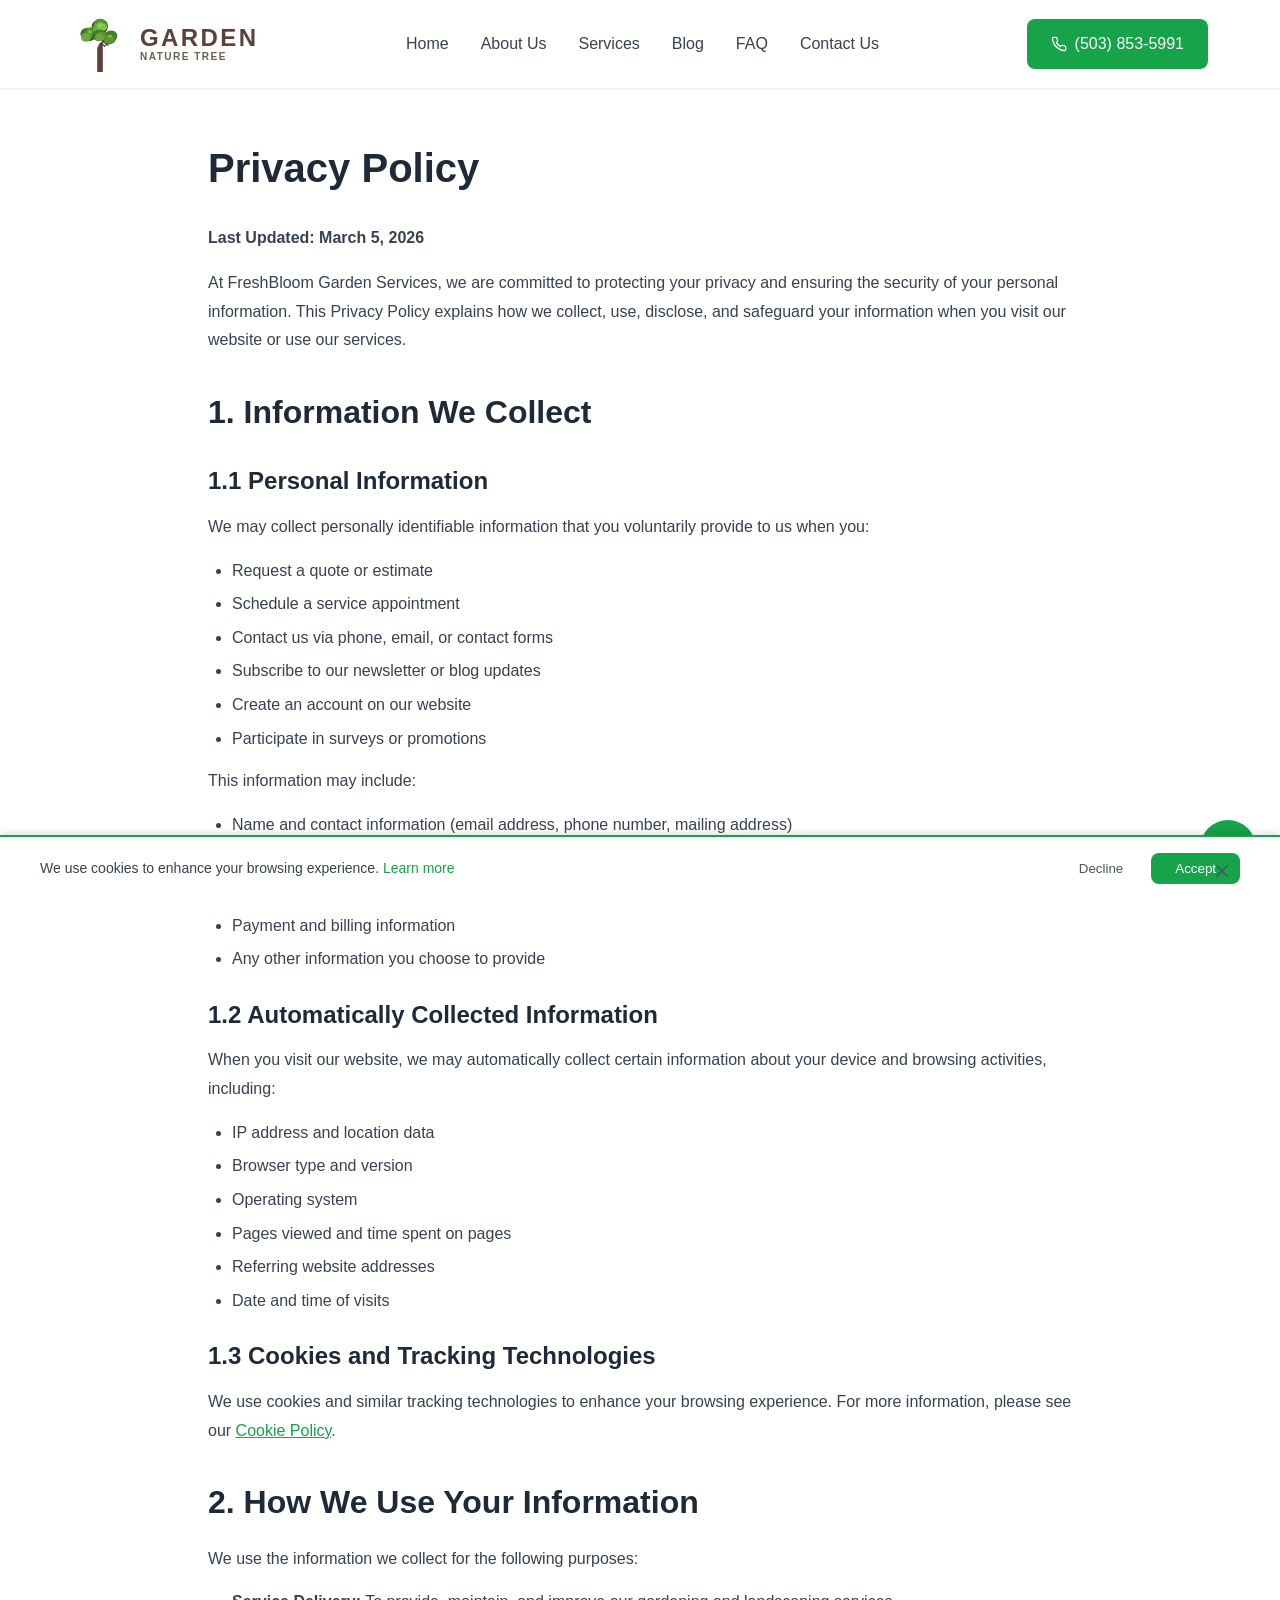
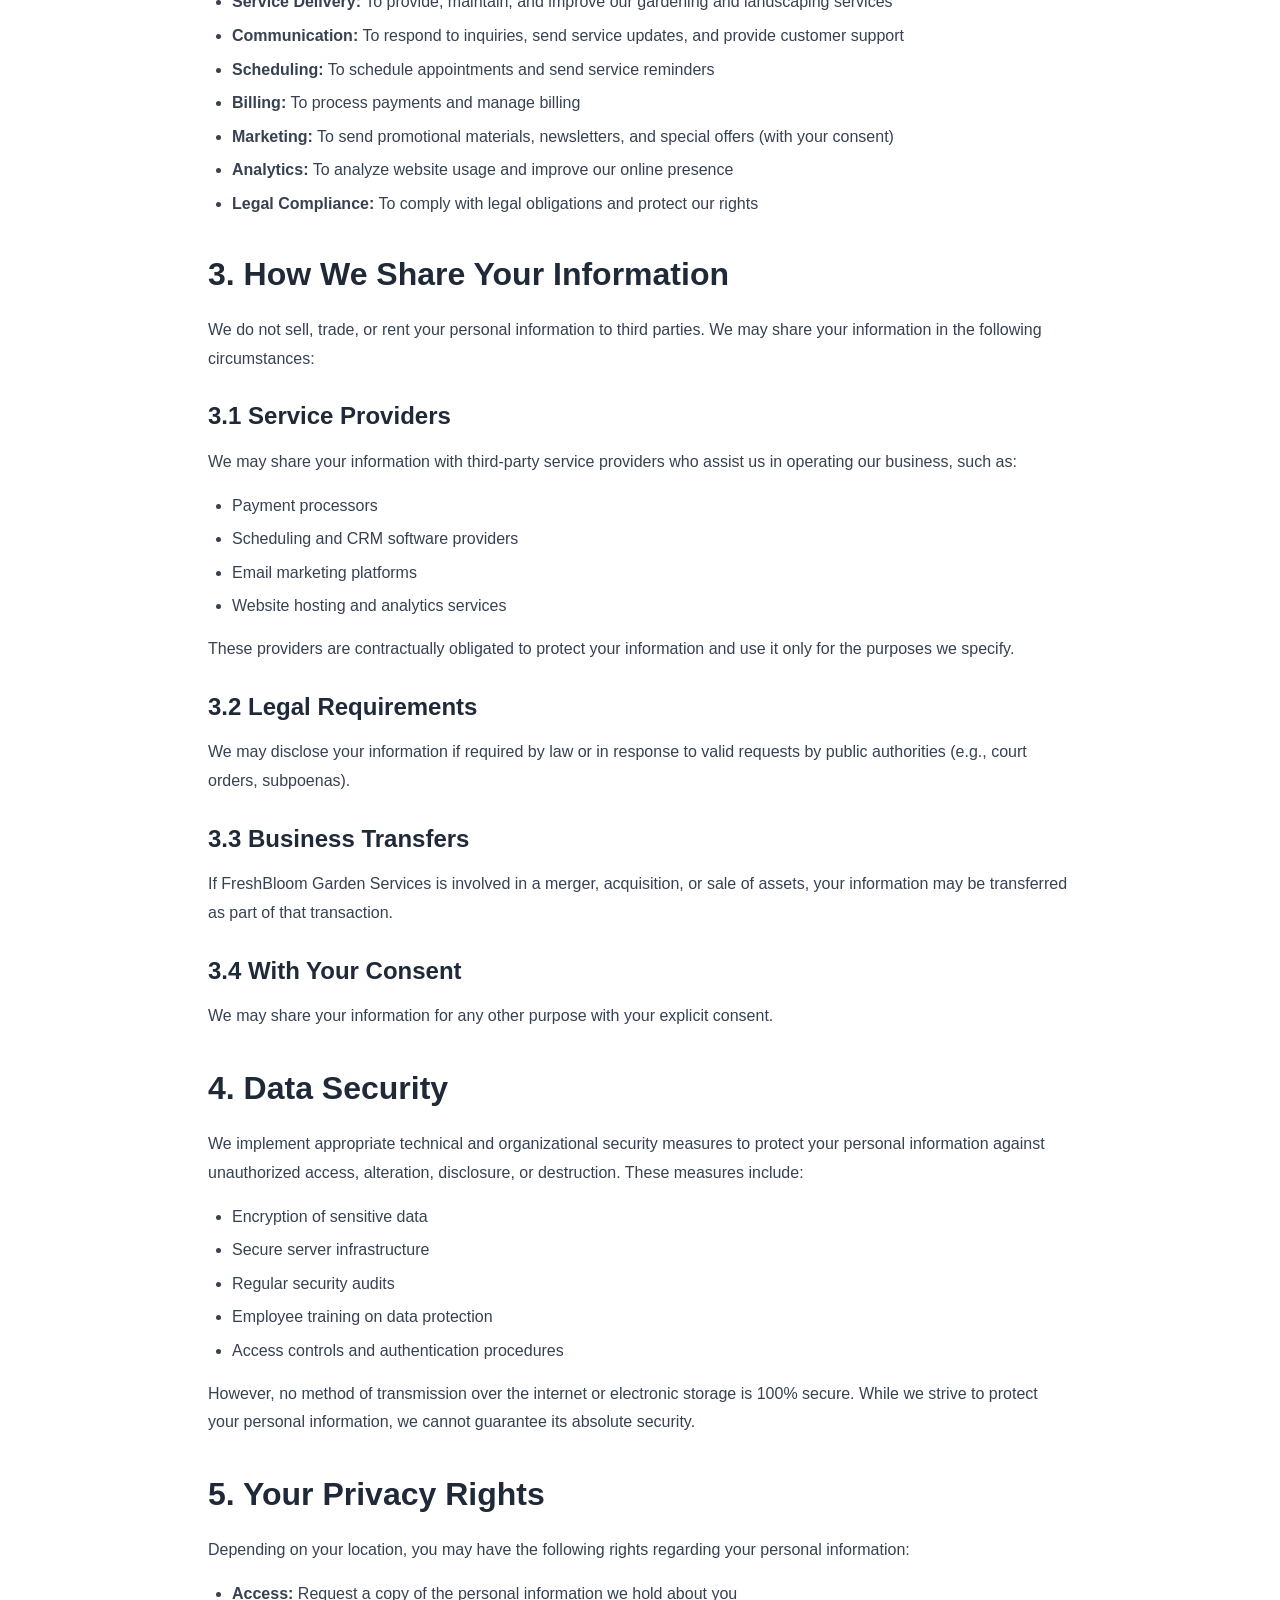
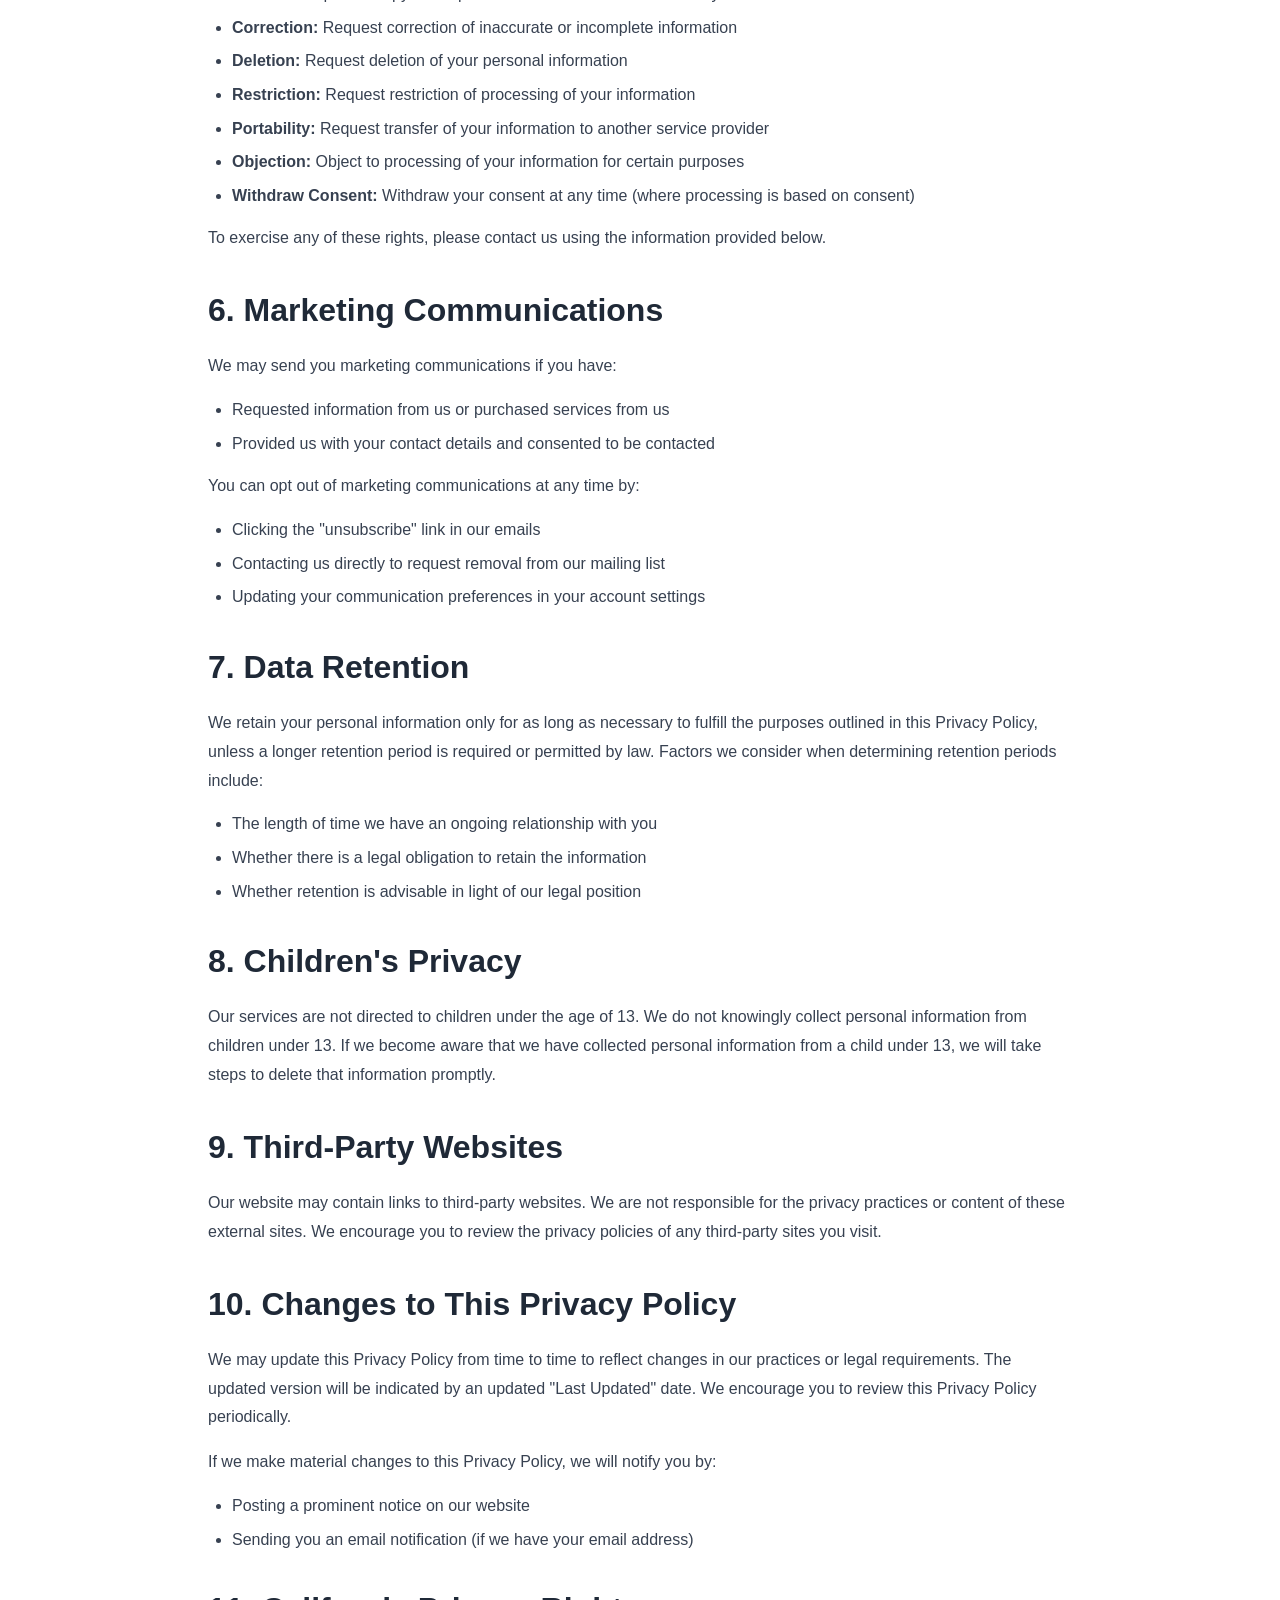
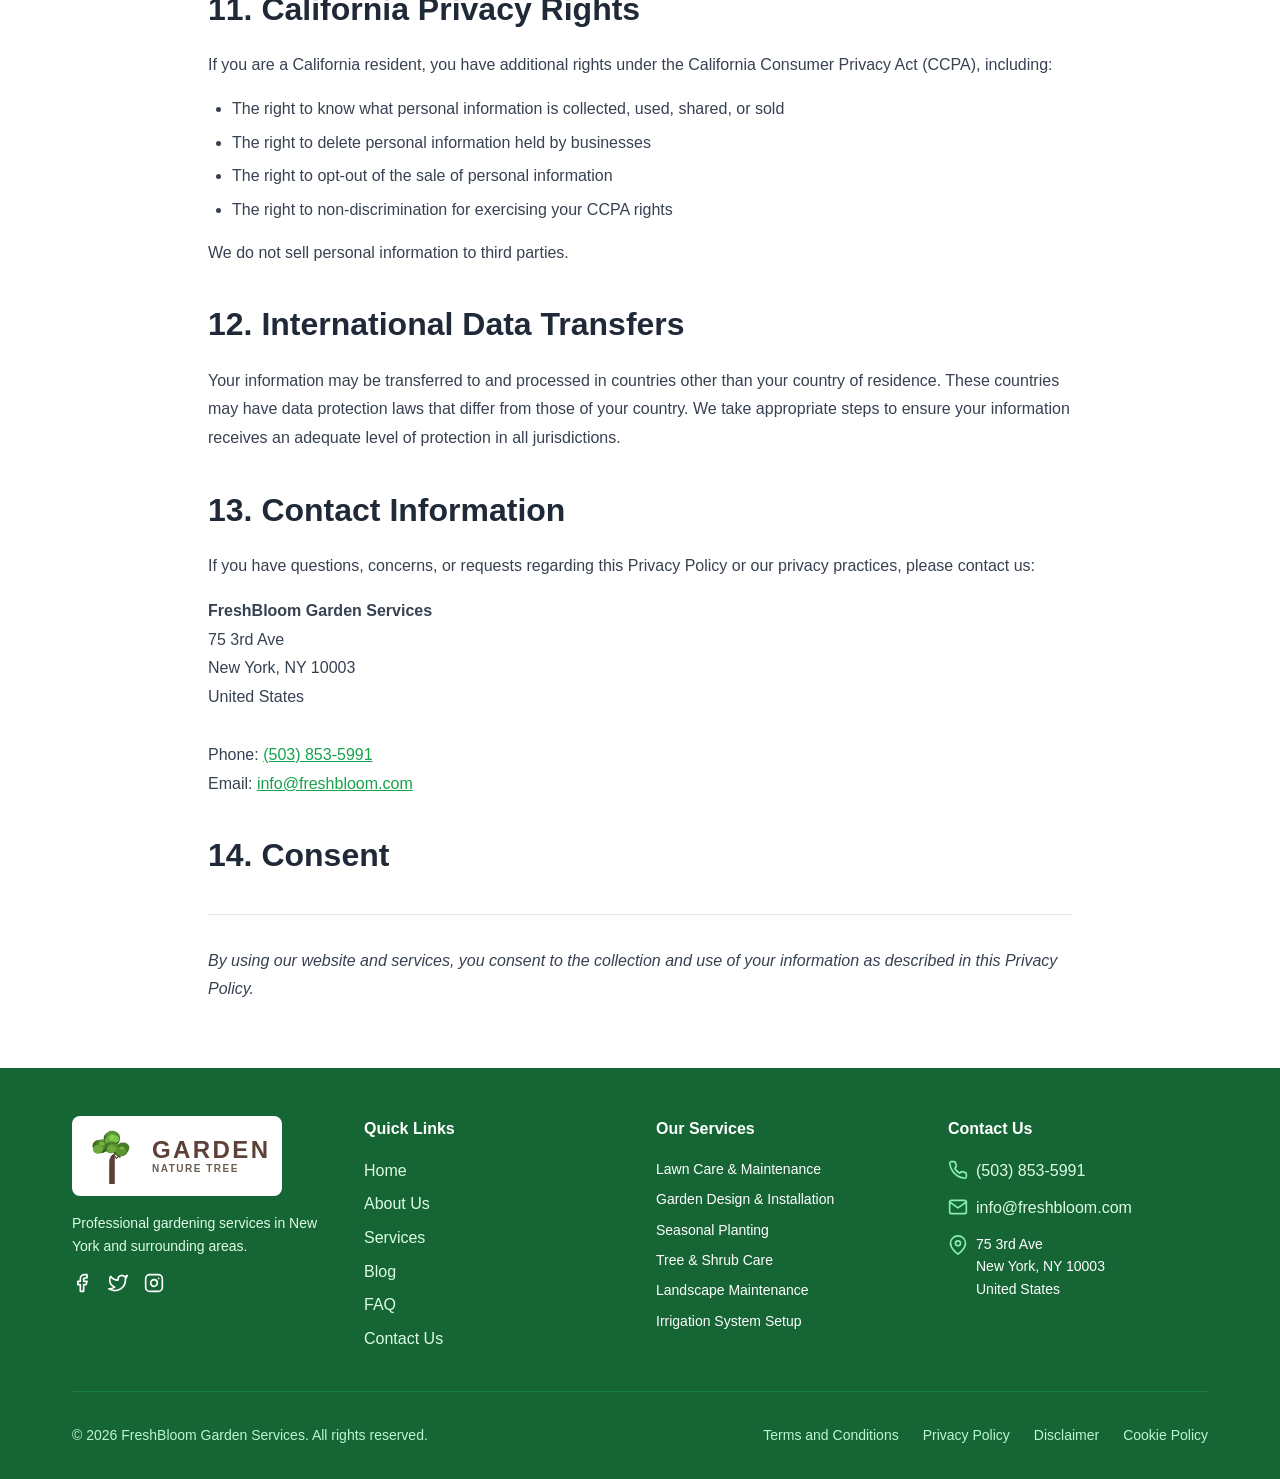
<file: privacy.html>
<!DOCTYPE html>
<html lang="en">
<head>
  <meta charset="UTF-8">
  <meta name="viewport" content="width=device-width, initial-scale=1.0">
  <meta name="description" content="Privacy Policy for FreshBloom Garden Services. Learn how we collect, use, and protect your personal information.">
  <title>Privacy Policy | FreshBloom Garden Services</title>
  <link rel="stylesheet" href="styles.css">
</head>
<body>
  <header>
    <div class="container">
      <div class="header-content">
        <a href="index.html" class="logo-container">
          <svg class="logo-tree" viewBox="0 0 100 100" fill="none" xmlns="http://www.w3.org/2000/svg">
            <path d="M45 100 L45 60 Q45 55 48 52 L52 48 Q55 45 55 40 L55 100 Z" fill="#5d4037"/>
            <path d="M48 52 L52 48 L58 54 L62 50 L65 53" stroke="#4a332b" stroke-width="2" fill="none"/>
            <ellipse cx="30" cy="35" rx="12" ry="10" fill="#2d5016"/><ellipse cx="28" cy="32" rx="13" ry="11" fill="#3d6b1f"/><ellipse cx="32" cy="30" rx="11" ry="9" fill="#4a7c26"/><ellipse cx="35" cy="28" rx="10" ry="8" fill="#5a9432"/><ellipse cx="25" cy="38" rx="9" ry="8" fill="#6ba83e"/>
            <ellipse cx="65" cy="40" rx="13" ry="11" fill="#2d5016"/><ellipse cx="68" cy="37" rx="12" ry="10" fill="#3d6b1f"/><ellipse cx="70" cy="35" rx="11" ry="9" fill="#4a7c26"/><ellipse cx="66" cy="42" rx="10" ry="8" fill="#5a9432"/>
            <ellipse cx="50" cy="20" rx="14" ry="12" fill="#2d5016"/><ellipse cx="48" cy="18" rx="13" ry="11" fill="#3d6b1f"/><ellipse cx="52" cy="16" rx="12" ry="10" fill="#4a7c26"/><ellipse cx="50" cy="14" rx="11" ry="9" fill="#5a9432"/><ellipse cx="47" cy="22" rx="10" ry="8" fill="#6ba83e"/><ellipse cx="54" cy="20" rx="9" ry="7" fill="#7bc645"/>
            <ellipse cx="48" cy="35" rx="11" ry="10" fill="#3d6b1f"/><ellipse cx="50" cy="33" rx="10" ry="9" fill="#4a7c26"/><ellipse cx="52" cy="36" rx="9" ry="8" fill="#5a9432"/><ellipse cx="49" cy="38" rx="8" ry="7" fill="#6ba83e"/>
            <ellipse cx="32" cy="28" rx="4" ry="3" fill="#7bc645" opacity="0.8"/><ellipse cx="68" cy="36" rx="4" ry="3" fill="#7bc645" opacity="0.8"/><ellipse cx="50" cy="15" rx="5" ry="4" fill="#8fd653" opacity="0.7"/>
          </svg>
          <div class="logo-text-content">
            <div class="logo-main-text">GARDEN</div>
            <div class="logo-tagline">NATURE TREE</div>
          </div>
        </a>
        <nav>
          <a href="index.html">Home</a>
          <a href="about.html">About Us</a>
          <a href="services.html">Services</a>
          <a href="blog.html">Blog</a>
          <a href="faq.html">FAQ</a>
          <a href="contact.html">Contact Us</a>
        </nav>
        <a href="tel:5038535991" class="call-button">
          <svg xmlns="http://www.w3.org/2000/svg" width="16" height="16" viewBox="0 0 24 24" fill="none" stroke="currentColor" stroke-width="2" stroke-linecap="round" stroke-linejoin="round"><path d="M22 16.92v3a2 2 0 0 1-2.18 2 19.79 19.79 0 0 1-8.63-3.07 19.5 19.5 0 0 1-6-6 19.79 19.79 0 0 1-3.07-8.67A2 2 0 0 1 4.11 2h3a2 2 0 0 1 2 1.72 12.84 12.84 0 0 0 .7 2.81 2 2 0 0 1-.45 2.11L8.09 9.91a16 16 0 0 0 6 6l1.27-1.27a2 2 0 0 1 2.11-.45 12.84 12.84 0 0 0 2.81.7A2 2 0 0 1 22 16.92z"></path></svg>
          (503) 853-5991
        </a>
        <button id="mobile-menu-button" class="mobile-menu-button" aria-label="Toggle menu">
          <svg id="menu-icon" xmlns="http://www.w3.org/2000/svg" width="24" height="24" viewBox="0 0 24 24" fill="none" stroke="currentColor" stroke-width="2" stroke-linecap="round" stroke-linejoin="round"><line x1="3" y1="12" x2="21" y2="12"></line><line x1="3" y1="6" x2="21" y2="6"></line><line x1="3" y1="18" x2="21" y2="18"></line></svg>
          <svg id="close-icon" class="hide" xmlns="http://www.w3.org/2000/svg" width="24" height="24" viewBox="0 0 24 24" fill="none" stroke="currentColor" stroke-width="2" stroke-linecap="round" stroke-linejoin="round"><line x1="18" y1="6" x2="6" y2="18"></line><line x1="6" y1="6" x2="18" y2="18"></line></svg>
        </button>
      </div>
      <div id="mobile-menu" class="mobile-menu">
        <a href="index.html">Home</a>
        <a href="about.html">About Us</a>
        <a href="services.html">Services</a>
        <a href="blog.html">Blog</a>
        <a href="faq.html">FAQ</a>
        <a href="contact.html">Contact Us</a>
        <a href="tel:5038535991" class="call-button">
          <svg xmlns="http://www.w3.org/2000/svg" width="16" height="16" viewBox="0 0 24 24" fill="none" stroke="currentColor" stroke-width="2" stroke-linecap="round" stroke-linejoin="round"><path d="M22 16.92v3a2 2 0 0 1-2.18 2 19.79 19.79 0 0 1-8.63-3.07 19.5 19.5 0 0 1-6-6 19.79 19.79 0 0 1-3.07-8.67A2 2 0 0 1 4.11 2h3a2 2 0 0 1 2 1.72 12.84 12.84 0 0 0 .7 2.81 2 2 0 0 1-.45 2.11L8.09 9.91a16 16 0 0 0 6 6l1.27-1.27a2 2 0 0 1 2.11-.45 12.84 12.84 0 0 0 2.81.7A2 2 0 0 1 22 16.92z"></path></svg>
          (503) 853-5991
        </a>
      </div>
    </div>
  </header>

  <main>
    <div class="page-content">
      <h1>Privacy Policy</h1>
      <p><strong>Last Updated: March 5, 2026</strong></p>

      <p>At FreshBloom Garden Services, we are committed to protecting your privacy and ensuring the security of your personal information. This Privacy Policy explains how we collect, use, disclose, and safeguard your information when you visit our website or use our services.</p>

      <h2>1. Information We Collect</h2>
      
      <h3>1.1 Personal Information</h3>
      <p>We may collect personally identifiable information that you voluntarily provide to us when you:</p>
      <ul>
        <li>Request a quote or estimate</li>
        <li>Schedule a service appointment</li>
        <li>Contact us via phone, email, or contact forms</li>
        <li>Subscribe to our newsletter or blog updates</li>
        <li>Create an account on our website</li>
        <li>Participate in surveys or promotions</li>
      </ul>
      <p>This information may include:</p>
      <ul>
        <li>Name and contact information (email address, phone number, mailing address)</li>
        <li>Property address and details</li>
        <li>Service preferences and history</li>
        <li>Payment and billing information</li>
        <li>Any other information you choose to provide</li>
      </ul>

      <h3>1.2 Automatically Collected Information</h3>
      <p>When you visit our website, we may automatically collect certain information about your device and browsing activities, including:</p>
      <ul>
        <li>IP address and location data</li>
        <li>Browser type and version</li>
        <li>Operating system</li>
        <li>Pages viewed and time spent on pages</li>
        <li>Referring website addresses</li>
        <li>Date and time of visits</li>
      </ul>

      <h3>1.3 Cookies and Tracking Technologies</h3>
      <p>We use cookies and similar tracking technologies to enhance your browsing experience. For more information, please see our <a href="cookies.html" style="color: var(--green-600);">Cookie Policy</a>.</p>

      <h2>2. How We Use Your Information</h2>
      <p>We use the information we collect for the following purposes:</p>
      <ul>
        <li><strong>Service Delivery:</strong> To provide, maintain, and improve our gardening and landscaping services</li>
        <li><strong>Communication:</strong> To respond to inquiries, send service updates, and provide customer support</li>
        <li><strong>Scheduling:</strong> To schedule appointments and send service reminders</li>
        <li><strong>Billing:</strong> To process payments and manage billing</li>
        <li><strong>Marketing:</strong> To send promotional materials, newsletters, and special offers (with your consent)</li>
        <li><strong>Analytics:</strong> To analyze website usage and improve our online presence</li>
        <li><strong>Legal Compliance:</strong> To comply with legal obligations and protect our rights</li>
      </ul>

      <h2>3. How We Share Your Information</h2>
      <p>We do not sell, trade, or rent your personal information to third parties. We may share your information in the following circumstances:</p>

      <h3>3.1 Service Providers</h3>
      <p>We may share your information with third-party service providers who assist us in operating our business, such as:</p>
      <ul>
        <li>Payment processors</li>
        <li>Scheduling and CRM software providers</li>
        <li>Email marketing platforms</li>
        <li>Website hosting and analytics services</li>
      </ul>
      <p>These providers are contractually obligated to protect your information and use it only for the purposes we specify.</p>

      <h3>3.2 Legal Requirements</h3>
      <p>We may disclose your information if required by law or in response to valid requests by public authorities (e.g., court orders, subpoenas).</p>

      <h3>3.3 Business Transfers</h3>
      <p>If FreshBloom Garden Services is involved in a merger, acquisition, or sale of assets, your information may be transferred as part of that transaction.</p>

      <h3>3.4 With Your Consent</h3>
      <p>We may share your information for any other purpose with your explicit consent.</p>

      <h2>4. Data Security</h2>
      <p>We implement appropriate technical and organizational security measures to protect your personal information against unauthorized access, alteration, disclosure, or destruction. These measures include:</p>
      <ul>
        <li>Encryption of sensitive data</li>
        <li>Secure server infrastructure</li>
        <li>Regular security audits</li>
        <li>Employee training on data protection</li>
        <li>Access controls and authentication procedures</li>
      </ul>
      <p>However, no method of transmission over the internet or electronic storage is 100% secure. While we strive to protect your personal information, we cannot guarantee its absolute security.</p>

      <h2>5. Your Privacy Rights</h2>
      <p>Depending on your location, you may have the following rights regarding your personal information:</p>
      <ul>
        <li><strong>Access:</strong> Request a copy of the personal information we hold about you</li>
        <li><strong>Correction:</strong> Request correction of inaccurate or incomplete information</li>
        <li><strong>Deletion:</strong> Request deletion of your personal information</li>
        <li><strong>Restriction:</strong> Request restriction of processing of your information</li>
        <li><strong>Portability:</strong> Request transfer of your information to another service provider</li>
        <li><strong>Objection:</strong> Object to processing of your information for certain purposes</li>
        <li><strong>Withdraw Consent:</strong> Withdraw your consent at any time (where processing is based on consent)</li>
      </ul>
      <p>To exercise any of these rights, please contact us using the information provided below.</p>

      <h2>6. Marketing Communications</h2>
      <p>We may send you marketing communications if you have:</p>
      <ul>
        <li>Requested information from us or purchased services from us</li>
        <li>Provided us with your contact details and consented to be contacted</li>
      </ul>
      <p>You can opt out of marketing communications at any time by:</p>
      <ul>
        <li>Clicking the "unsubscribe" link in our emails</li>
        <li>Contacting us directly to request removal from our mailing list</li>
        <li>Updating your communication preferences in your account settings</li>
      </ul>

      <h2>7. Data Retention</h2>
      <p>We retain your personal information only for as long as necessary to fulfill the purposes outlined in this Privacy Policy, unless a longer retention period is required or permitted by law. Factors we consider when determining retention periods include:</p>
      <ul>
        <li>The length of time we have an ongoing relationship with you</li>
        <li>Whether there is a legal obligation to retain the information</li>
        <li>Whether retention is advisable in light of our legal position</li>
      </ul>

      <h2>8. Children's Privacy</h2>
      <p>Our services are not directed to children under the age of 13. We do not knowingly collect personal information from children under 13. If we become aware that we have collected personal information from a child under 13, we will take steps to delete that information promptly.</p>

      <h2>9. Third-Party Websites</h2>
      <p>Our website may contain links to third-party websites. We are not responsible for the privacy practices or content of these external sites. We encourage you to review the privacy policies of any third-party sites you visit.</p>

      <h2>10. Changes to This Privacy Policy</h2>
      <p>We may update this Privacy Policy from time to time to reflect changes in our practices or legal requirements. The updated version will be indicated by an updated "Last Updated" date. We encourage you to review this Privacy Policy periodically.</p>
      <p>If we make material changes to this Privacy Policy, we will notify you by:</p>
      <ul>
        <li>Posting a prominent notice on our website</li>
        <li>Sending you an email notification (if we have your email address)</li>
      </ul>

      <h2>11. California Privacy Rights</h2>
      <p>If you are a California resident, you have additional rights under the California Consumer Privacy Act (CCPA), including:</p>
      <ul>
        <li>The right to know what personal information is collected, used, shared, or sold</li>
        <li>The right to delete personal information held by businesses</li>
        <li>The right to opt-out of the sale of personal information</li>
        <li>The right to non-discrimination for exercising your CCPA rights</li>
      </ul>
      <p>We do not sell personal information to third parties.</p>

      <h2>12. International Data Transfers</h2>
      <p>Your information may be transferred to and processed in countries other than your country of residence. These countries may have data protection laws that differ from those of your country. We take appropriate steps to ensure your information receives an adequate level of protection in all jurisdictions.</p>

      <h2>13. Contact Information</h2>
      <p>If you have questions, concerns, or requests regarding this Privacy Policy or our privacy practices, please contact us:</p>
      <p>
        <strong>FreshBloom Garden Services</strong><br>
        75 3rd Ave<br>
        New York, NY 10003<br>
        United States<br><br>
        Phone: <a href="tel:5038535991" style="color: var(--green-600);">(503) 853-5991</a><br>
        Email: <a href="mailto:info@freshbloom.com" style="color: var(--green-600);">info@freshbloom.com</a>
      </p>

      <h2>14. Consent</h2>
      <p style="margin-top: 2rem; padding-top: 2rem; border-top: 1px solid var(--gray-200);">
        <em>By using our website and services, you consent to the collection and use of your information as described in this Privacy Policy.</em>
      </p>
    </div>
  </main>

  <footer>
    <div class="container">
      <div class="footer-grid">
        <div>
          <div class="footer-logo">
            <a href="index.html" class="logo-container">
              <svg class="logo-tree" viewBox="0 0 100 100" fill="none" xmlns="http://www.w3.org/2000/svg">
                <path d="M45 100 L45 60 Q45 55 48 52 L52 48 Q55 45 55 40 L55 100 Z" fill="#5d4037"/>
                <path d="M48 52 L52 48 L58 54 L62 50 L65 53" stroke="#4a332b" stroke-width="2" fill="none"/>
                <ellipse cx="30" cy="35" rx="12" ry="10" fill="#2d5016"/><ellipse cx="28" cy="32" rx="13" ry="11" fill="#3d6b1f"/><ellipse cx="32" cy="30" rx="11" ry="9" fill="#4a7c26"/><ellipse cx="35" cy="28" rx="10" ry="8" fill="#5a9432"/><ellipse cx="25" cy="38" rx="9" ry="8" fill="#6ba83e"/>
                <ellipse cx="65" cy="40" rx="13" ry="11" fill="#2d5016"/><ellipse cx="68" cy="37" rx="12" ry="10" fill="#3d6b1f"/><ellipse cx="70" cy="35" rx="11" ry="9" fill="#4a7c26"/><ellipse cx="66" cy="42" rx="10" ry="8" fill="#5a9432"/>
                <ellipse cx="50" cy="20" rx="14" ry="12" fill="#2d5016"/><ellipse cx="48" cy="18" rx="13" ry="11" fill="#3d6b1f"/><ellipse cx="52" cy="16" rx="12" ry="10" fill="#4a7c26"/><ellipse cx="50" cy="14" rx="11" ry="9" fill="#5a9432"/><ellipse cx="47" cy="22" rx="10" ry="8" fill="#6ba83e"/><ellipse cx="54" cy="20" rx="9" ry="7" fill="#7bc645"/>
                <ellipse cx="48" cy="35" rx="11" ry="10" fill="#3d6b1f"/><ellipse cx="50" cy="33" rx="10" ry="9" fill="#4a7c26"/><ellipse cx="52" cy="36" rx="9" ry="8" fill="#5a9432"/><ellipse cx="49" cy="38" rx="8" ry="7" fill="#6ba83e"/>
                <ellipse cx="32" cy="28" rx="4" ry="3" fill="#7bc645" opacity="0.8"/><ellipse cx="68" cy="36" rx="4" ry="3" fill="#7bc645" opacity="0.8"/><ellipse cx="50" cy="15" rx="5" ry="4" fill="#8fd653" opacity="0.7"/>
              </svg>
              <div class="logo-text-content">
                <div class="logo-main-text">GARDEN</div>
                <div class="logo-tagline">NATURE TREE</div>
              </div>
            </a>
          </div>
          <p class="footer-description">Professional gardening services in New York and surrounding areas.</p>
          <div class="social-links">
            <a href="#" aria-label="Facebook"><svg xmlns="http://www.w3.org/2000/svg" width="20" height="20" viewBox="0 0 24 24" fill="none" stroke="currentColor" stroke-width="2" stroke-linecap="round" stroke-linejoin="round"><path d="M18 2h-3a5 5 0 0 0-5 5v3H7v4h3v8h4v-8h3l1-4h-4V7a1 1 0 0 1 1-1h3z"></path></svg></a>
            <a href="#" aria-label="Twitter"><svg xmlns="http://www.w3.org/2000/svg" width="20" height="20" viewBox="0 0 24 24" fill="none" stroke="currentColor" stroke-width="2" stroke-linecap="round" stroke-linejoin="round"><path d="M23 3a10.9 10.9 0 0 1-3.14 1.53 4.48 4.48 0 0 0-7.86 3v1A10.66 10.66 0 0 1 3 4s-4 9 5 13a11.64 11.64 0 0 1-7 2c9 5 20 0 20-11.5a4.5 4.5 0 0 0-.08-.83A7.72 7.72 0 0 0 23 3z"></path></svg></a>
            <a href="#" aria-label="Instagram"><svg xmlns="http://www.w3.org/2000/svg" width="20" height="20" viewBox="0 0 24 24" fill="none" stroke="currentColor" stroke-width="2" stroke-linecap="round" stroke-linejoin="round"><rect x="2" y="2" width="20" height="20" rx="5" ry="5"></rect><path d="M16 11.37A4 4 0 1 1 12.63 8 4 4 0 0 1 16 11.37z"></path><line x1="17.5" y1="6.5" x2="17.51" y2="6.5"></line></svg></a>
          </div>
        </div>
        <div class="footer-section">
          <h4>Quick Links</h4>
          <ul>
            <li><a href="index.html">Home</a></li>
            <li><a href="about.html">About Us</a></li>
            <li><a href="services.html">Services</a></li>
            <li><a href="blog.html">Blog</a></li>
            <li><a href="faq.html">FAQ</a></li>
            <li><a href="contact.html">Contact Us</a></li>
          </ul>
        </div>
        <div class="footer-section">
          <h4>Our Services</h4>
          <ul style="font-size: 0.875rem;">
            <li>Lawn Care & Maintenance</li>
            <li>Garden Design & Installation</li>
            <li>Seasonal Planting</li>
            <li>Tree & Shrub Care</li>
            <li>Landscape Maintenance</li>
            <li>Irrigation System Setup</li>
          </ul>
        </div>
        <div class="footer-section">
          <h4>Contact Us</h4>
          <ul style="list-style: none; margin: 0; padding: 0;">
            <li style="display: flex; align-items: flex-start; gap: 0.5rem; margin-bottom: 0.75rem;">
              <svg xmlns="http://www.w3.org/2000/svg" width="20" height="20" viewBox="0 0 24 24" fill="none" stroke="currentColor" stroke-width="2" stroke-linecap="round" stroke-linejoin="round" style="color: var(--green-300); flex-shrink: 0; margin-top: 2px;"><path d="M22 16.92v3a2 2 0 0 1-2.18 2 19.79 19.79 0 0 1-8.63-3.07 19.5 19.5 0 0 1-6-6 19.79 19.79 0 0 1-3.07-8.67A2 2 0 0 1 4.11 2h3a2 2 0 0 1 2 1.72 12.84 12.84 0 0 0 .7 2.81 2 2 0 0 1-.45 2.11L8.09 9.91a16 16 0 0 0 6 6l1.27-1.27a2 2 0 0 1 2.11-.45 12.84 12.84 0 0 0 2.81.7A2 2 0 0 1 22 16.92z"></path></svg>
              <a href="tel:5038535991">(503) 853-5991</a>
            </li>
            <li style="display: flex; align-items: flex-start; gap: 0.5rem; margin-bottom: 0.75rem;">
              <svg xmlns="http://www.w3.org/2000/svg" width="20" height="20" viewBox="0 0 24 24" fill="none" stroke="currentColor" stroke-width="2" stroke-linecap="round" stroke-linejoin="round" style="color: var(--green-300); flex-shrink: 0; margin-top: 2px;"><path d="M4 4h16c1.1 0 2 .9 2 2v12c0 1.1-.9 2-2 2H4c-1.1 0-2-.9-2-2V6c0-1.1.9-2 2-2z"></path><polyline points="22,6 12,13 2,6"></polyline></svg>
              <a href="mailto:info@freshbloom.com">info@freshbloom.com</a>
            </li>
            <li style="display: flex; align-items: flex-start; gap: 0.5rem;">
              <svg xmlns="http://www.w3.org/2000/svg" width="20" height="20" viewBox="0 0 24 24" fill="none" stroke="currentColor" stroke-width="2" stroke-linecap="round" stroke-linejoin="round" style="color: var(--green-300); flex-shrink: 0; margin-top: 2px;"><path d="M21 10c0 7-9 13-9 13s-9-6-9-13a9 9 0 0 1 18 0z"></path><circle cx="12" cy="10" r="3"></circle></svg>
              <address style="font-style: normal; font-size: 0.875rem;">75 3rd Ave<br>New York, NY 10003<br>United States</address>
            </li>
          </ul>
        </div>
      </div>
      <div class="footer-bottom">
        <p>© <span id="current-year">2024</span> FreshBloom Garden Services. All rights reserved.</p>
        <div class="footer-legal">
          <a href="terms.html">Terms and Conditions</a>
          <a href="privacy.html">Privacy Policy</a>
          <a href="disclaimer.html">Disclaimer</a>
          <a href="cookies.html">Cookie Policy</a>
        </div>
      </div>
    </div>
  </footer>

  <a href="tel:5038535991" class="floating-call-button" aria-label="Call us now">
    <svg xmlns="http://www.w3.org/2000/svg" width="24" height="24" viewBox="0 0 24 24" fill="none" stroke="currentColor" stroke-width="2" stroke-linecap="round" stroke-linejoin="round"><path d="M22 16.92v3a2 2 0 0 1-2.18 2 19.79 19.79 0 0 1-8.63-3.07 19.5 19.5 0 0 1-6-6 19.79 19.79 0 0 1-3.07-8.67A2 2 0 0 1 4.11 2h3a2 2 0 0 1 2 1.72 12.84 12.84 0 0 0 .7 2.81 2 2 0 0 1-.45 2.11L8.09 9.91a16 16 0 0 0 6 6l1.27-1.27a2 2 0 0 1 2.11-.45 12.84 12.84 0 0 0 2.81.7A2 2 0 0 1 22 16.92z"></path></svg>
  </a>

  <div id="cookie-consent" class="cookie-consent">
    <div class="cookie-content">
      <div class="cookie-text">
        <p>We use cookies to enhance your browsing experience. <a href="cookies.html">Learn more</a></p>
      </div>
      <div class="cookie-buttons">
        <button id="decline-cookies" class="btn-decline">Decline</button>
        <button id="accept-cookies" class="btn-accept">Accept</button>
      </div>
      <button id="close-cookies" style="position: absolute; top: 8px; right: 8px; background: none; border: none; cursor: pointer; color: var(--gray-600);" aria-label="Close">
        <svg xmlns="http://www.w3.org/2000/svg" width="20" height="20" viewBox="0 0 24 24" fill="none" stroke="currentColor" stroke-width="2" stroke-linecap="round" stroke-linejoin="round"><line x1="18" y1="6" x2="6" y2="18"></line><line x1="6" y1="6" x2="18" y2="18"></line></svg>
      </button>
    </div>
  </div>

  <script src="script.js"></script>
</body>
</html>
</file>
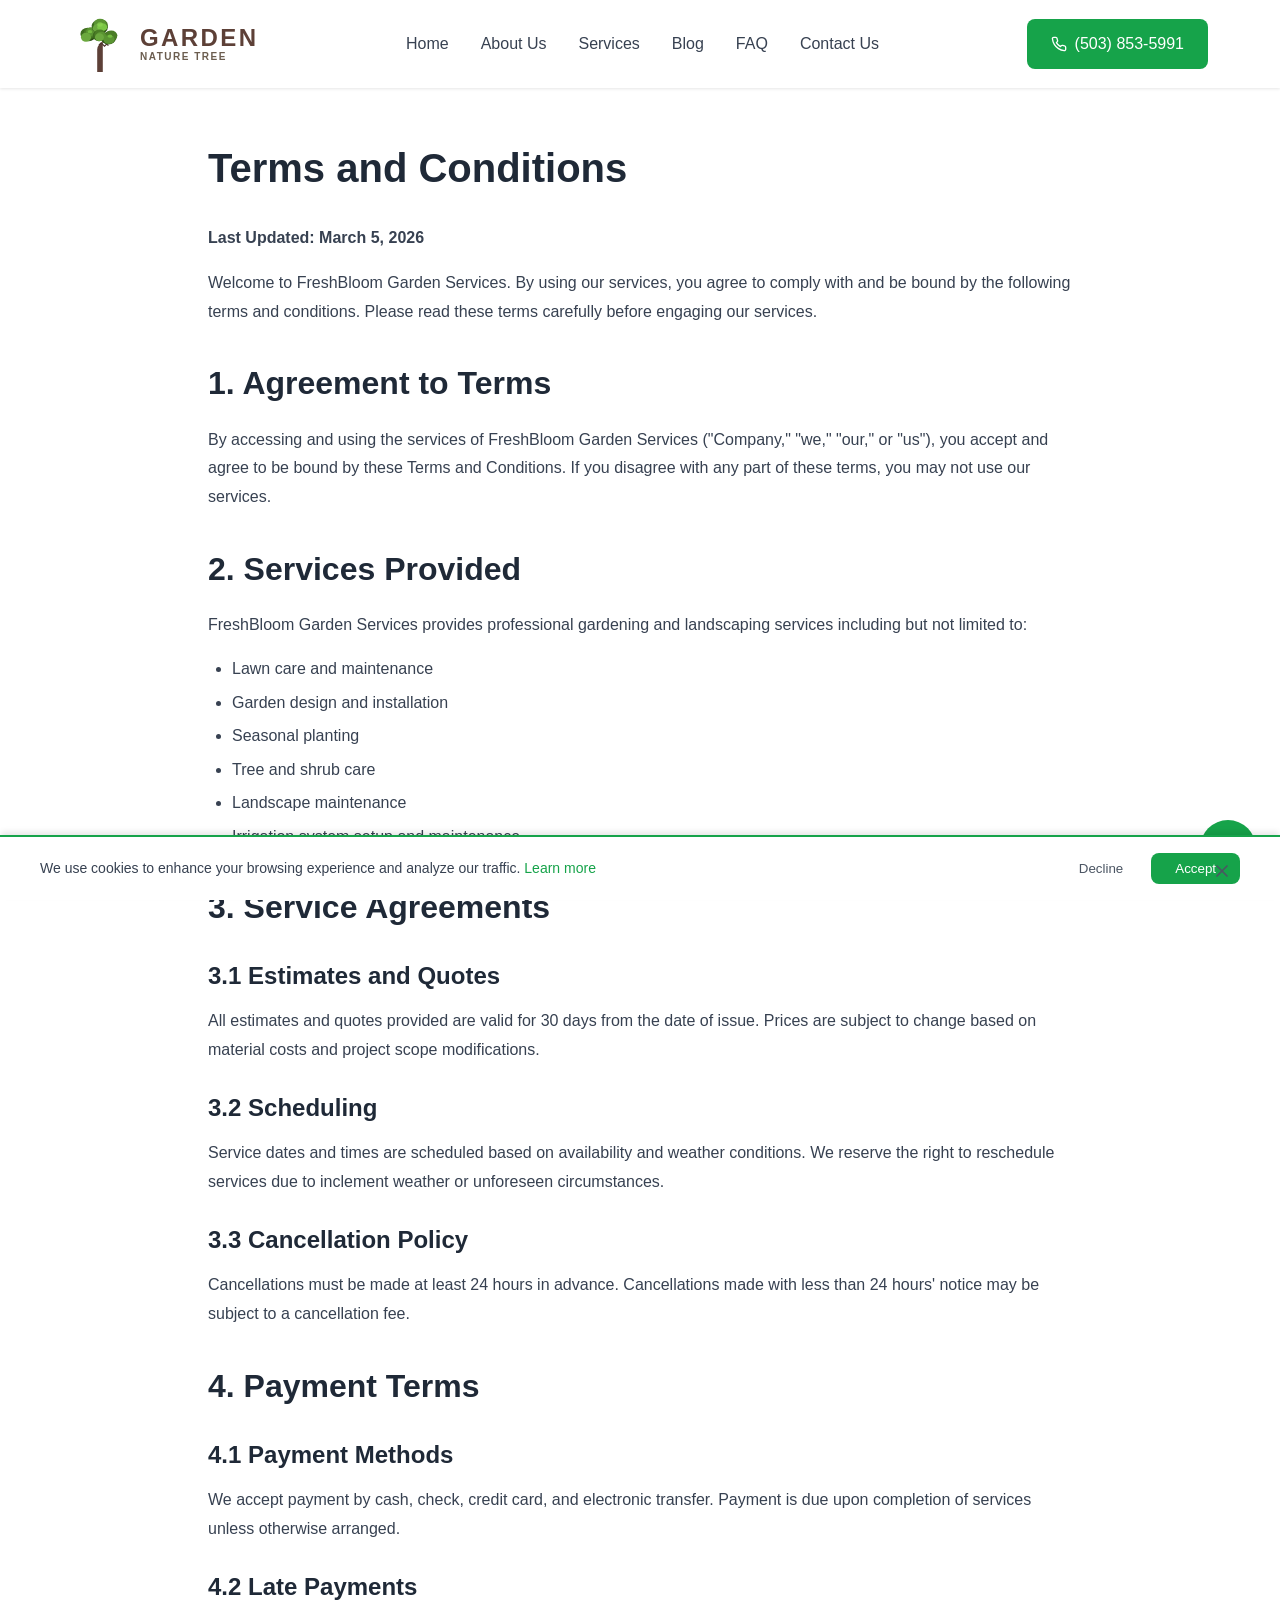
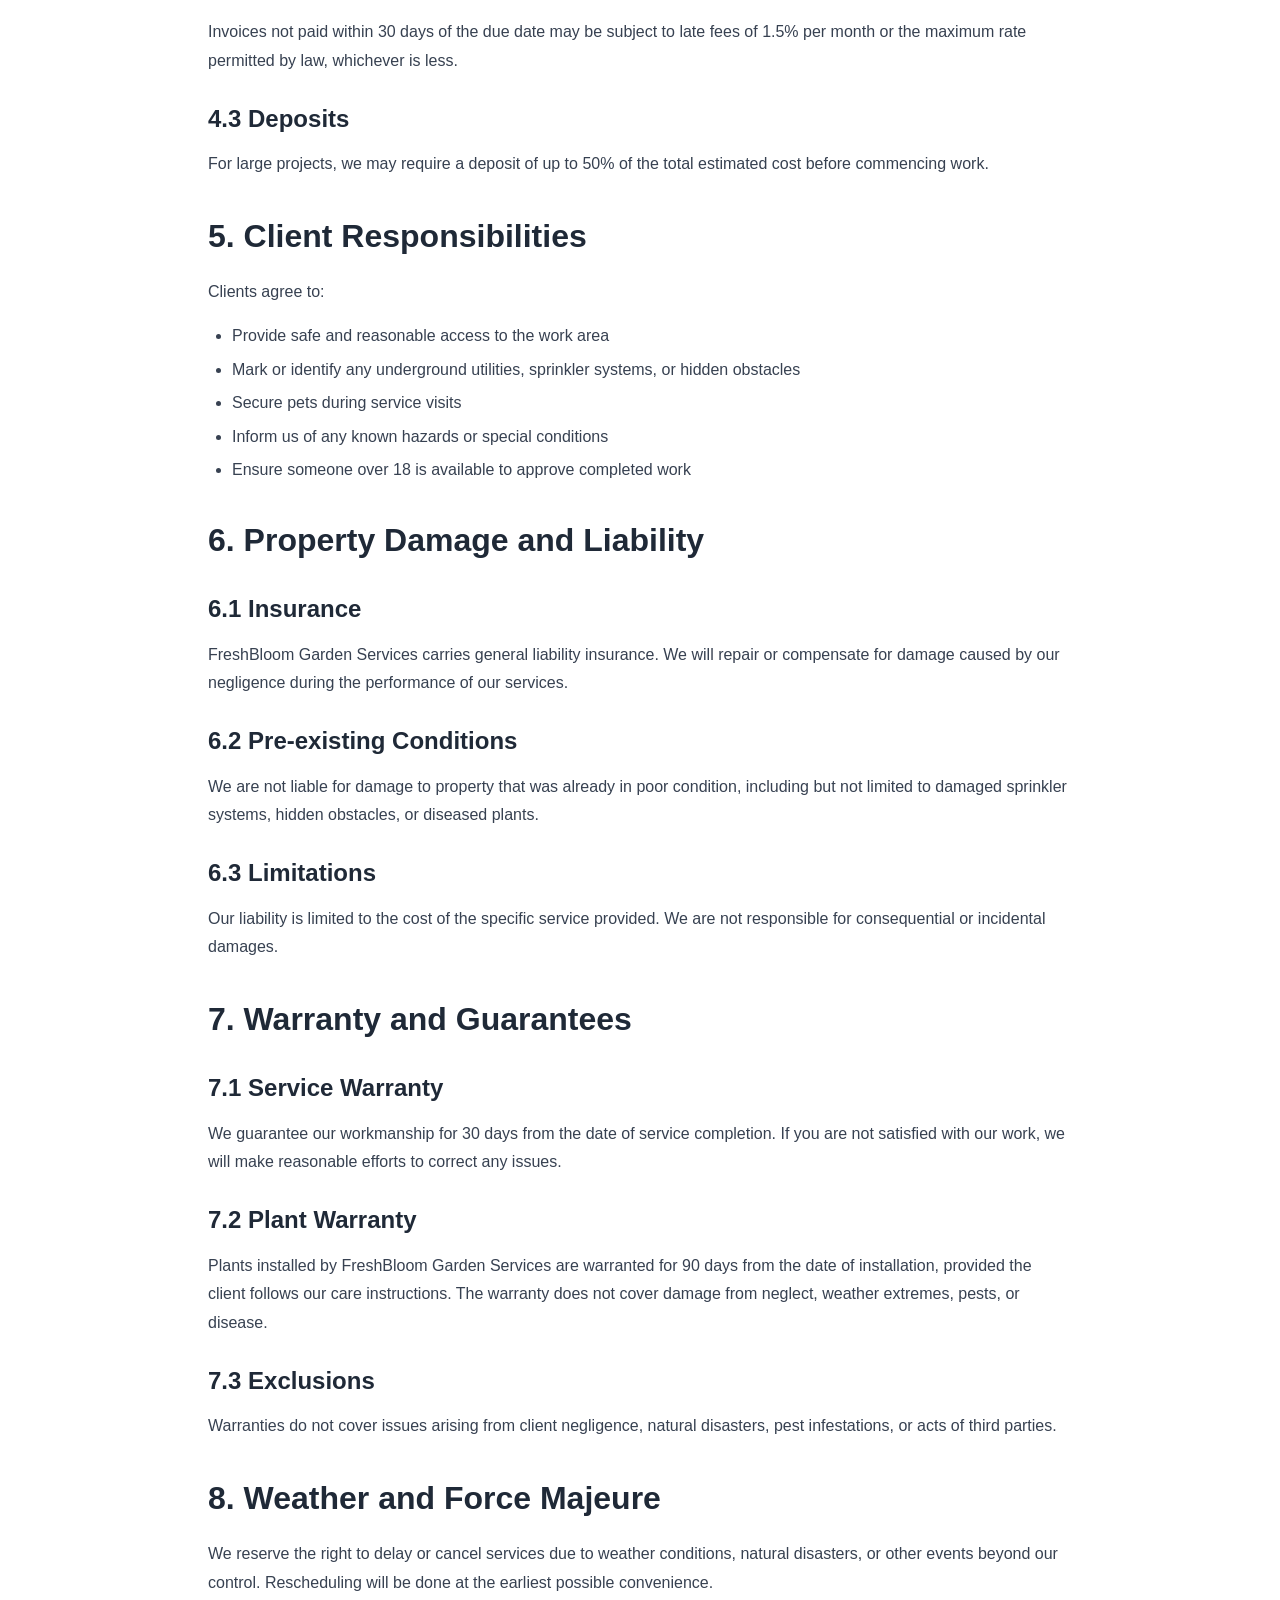
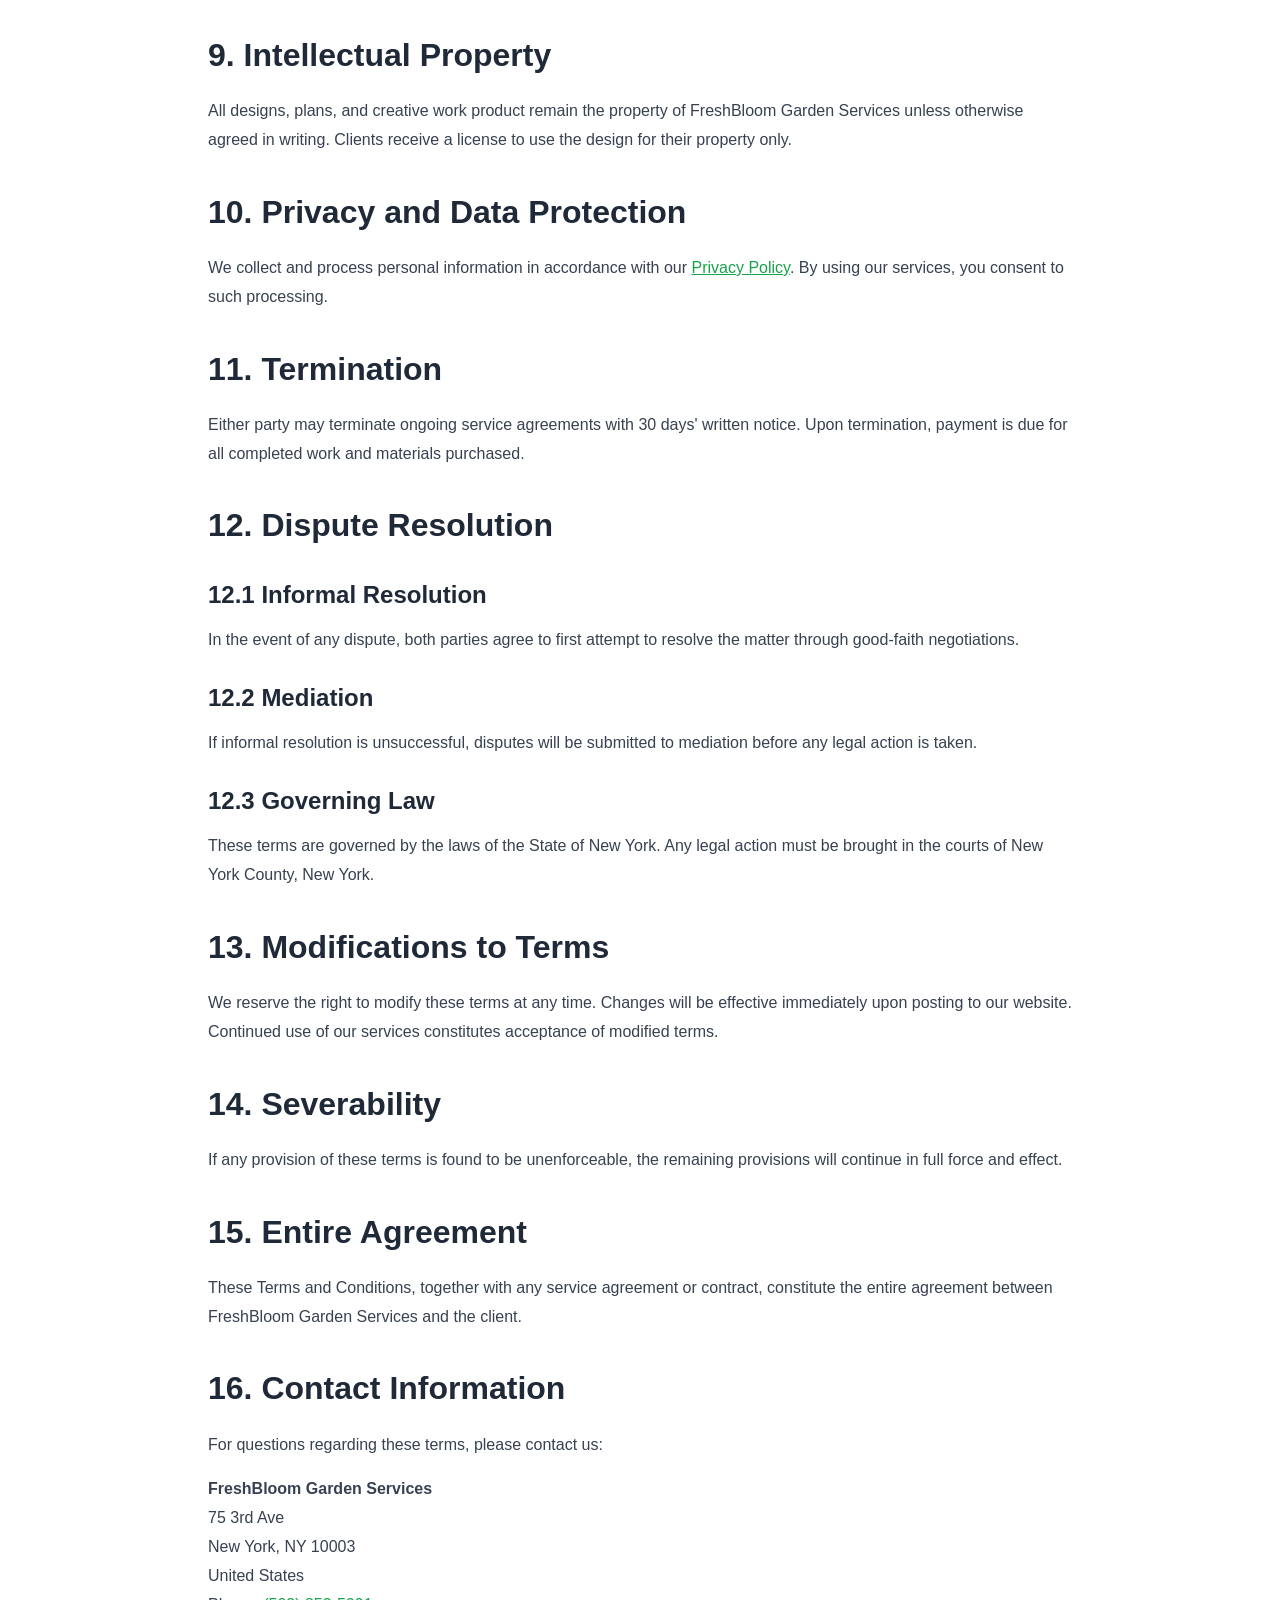
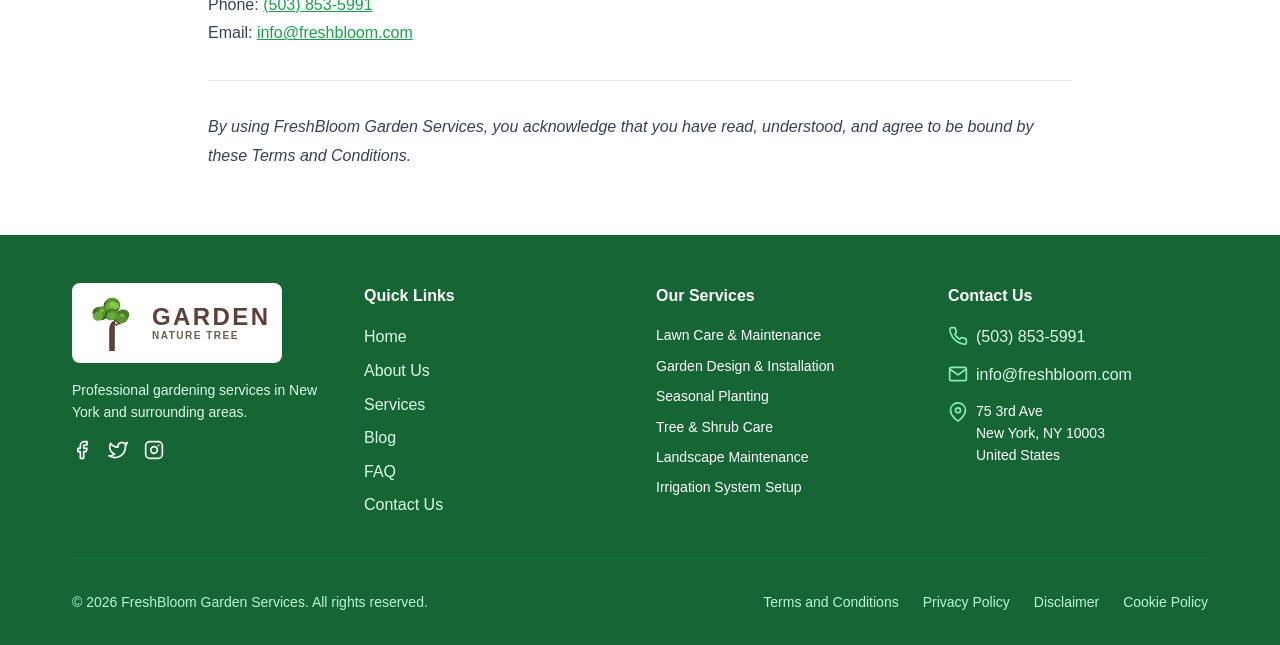
<file: terms.html>
<!DOCTYPE html>
<html lang="en">
<head>
  <meta charset="UTF-8">
  <meta name="viewport" content="width=device-width, initial-scale=1.0">
  <meta name="description" content="Terms and Conditions for FreshBloom Garden Services. Read our terms of service for professional gardening and landscaping services.">
  <title>Terms and Conditions | FreshBloom Garden Services</title>
  <link rel="stylesheet" href="styles.css">
</head>
<body>
  <!-- Header (same as other pages) -->
  <header>
    <div class="container">
      <div class="header-content">
        <a href="index.html" class="logo-container">
          <svg class="logo-tree" viewBox="0 0 100 100" fill="none" xmlns="http://www.w3.org/2000/svg">
            <path d="M45 100 L45 60 Q45 55 48 52 L52 48 Q55 45 55 40 L55 100 Z" fill="#5d4037"/>
            <path d="M48 52 L52 48 L58 54 L62 50 L65 53" stroke="#4a332b" stroke-width="2" fill="none"/>
            <ellipse cx="30" cy="35" rx="12" ry="10" fill="#2d5016"/><ellipse cx="28" cy="32" rx="13" ry="11" fill="#3d6b1f"/><ellipse cx="32" cy="30" rx="11" ry="9" fill="#4a7c26"/><ellipse cx="35" cy="28" rx="10" ry="8" fill="#5a9432"/><ellipse cx="25" cy="38" rx="9" ry="8" fill="#6ba83e"/>
            <ellipse cx="65" cy="40" rx="13" ry="11" fill="#2d5016"/><ellipse cx="68" cy="37" rx="12" ry="10" fill="#3d6b1f"/><ellipse cx="70" cy="35" rx="11" ry="9" fill="#4a7c26"/><ellipse cx="66" cy="42" rx="10" ry="8" fill="#5a9432"/>
            <ellipse cx="50" cy="20" rx="14" ry="12" fill="#2d5016"/><ellipse cx="48" cy="18" rx="13" ry="11" fill="#3d6b1f"/><ellipse cx="52" cy="16" rx="12" ry="10" fill="#4a7c26"/><ellipse cx="50" cy="14" rx="11" ry="9" fill="#5a9432"/><ellipse cx="47" cy="22" rx="10" ry="8" fill="#6ba83e"/><ellipse cx="54" cy="20" rx="9" ry="7" fill="#7bc645"/>
            <ellipse cx="48" cy="35" rx="11" ry="10" fill="#3d6b1f"/><ellipse cx="50" cy="33" rx="10" ry="9" fill="#4a7c26"/><ellipse cx="52" cy="36" rx="9" ry="8" fill="#5a9432"/><ellipse cx="49" cy="38" rx="8" ry="7" fill="#6ba83e"/>
            <ellipse cx="32" cy="28" rx="4" ry="3" fill="#7bc645" opacity="0.8"/><ellipse cx="68" cy="36" rx="4" ry="3" fill="#7bc645" opacity="0.8"/><ellipse cx="50" cy="15" rx="5" ry="4" fill="#8fd653" opacity="0.7"/>
          </svg>
          <div class="logo-text-content">
            <div class="logo-main-text">GARDEN</div>
            <div class="logo-tagline">NATURE TREE</div>
          </div>
        </a>
        <nav>
          <a href="index.html">Home</a>
          <a href="about.html">About Us</a>
          <a href="services.html">Services</a>
          <a href="blog.html">Blog</a>
          <a href="faq.html">FAQ</a>
          <a href="contact.html">Contact Us</a>
        </nav>
        <a href="tel:5038535991" class="call-button">
          <svg xmlns="http://www.w3.org/2000/svg" width="16" height="16" viewBox="0 0 24 24" fill="none" stroke="currentColor" stroke-width="2" stroke-linecap="round" stroke-linejoin="round"><path d="M22 16.92v3a2 2 0 0 1-2.18 2 19.79 19.79 0 0 1-8.63-3.07 19.5 19.5 0 0 1-6-6 19.79 19.79 0 0 1-3.07-8.67A2 2 0 0 1 4.11 2h3a2 2 0 0 1 2 1.72 12.84 12.84 0 0 0 .7 2.81 2 2 0 0 1-.45 2.11L8.09 9.91a16 16 0 0 0 6 6l1.27-1.27a2 2 0 0 1 2.11-.45 12.84 12.84 0 0 0 2.81.7A2 2 0 0 1 22 16.92z"></path></svg>
          (503) 853-5991
        </a>
        <button id="mobile-menu-button" class="mobile-menu-button" aria-label="Toggle menu">
          <svg id="menu-icon" xmlns="http://www.w3.org/2000/svg" width="24" height="24" viewBox="0 0 24 24" fill="none" stroke="currentColor" stroke-width="2" stroke-linecap="round" stroke-linejoin="round"><line x1="3" y1="12" x2="21" y2="12"></line><line x1="3" y1="6" x2="21" y2="6"></line><line x1="3" y1="18" x2="21" y2="18"></line></svg>
          <svg id="close-icon" class="hide" xmlns="http://www.w3.org/2000/svg" width="24" height="24" viewBox="0 0 24 24" fill="none" stroke="currentColor" stroke-width="2" stroke-linecap="round" stroke-linejoin="round"><line x1="18" y1="6" x2="6" y2="18"></line><line x1="6" y1="6" x2="18" y2="18"></line></svg>
        </button>
      </div>
      <div id="mobile-menu" class="mobile-menu">
        <a href="index.html">Home</a>
        <a href="about.html">About Us</a>
        <a href="services.html">Services</a>
        <a href="blog.html">Blog</a>
        <a href="faq.html">FAQ</a>
        <a href="contact.html">Contact Us</a>
        <a href="tel:5038535991" class="call-button">
          <svg xmlns="http://www.w3.org/2000/svg" width="16" height="16" viewBox="0 0 24 24" fill="none" stroke="currentColor" stroke-width="2" stroke-linecap="round" stroke-linejoin="round"><path d="M22 16.92v3a2 2 0 0 1-2.18 2 19.79 19.79 0 0 1-8.63-3.07 19.5 19.5 0 0 1-6-6 19.79 19.79 0 0 1-3.07-8.67A2 2 0 0 1 4.11 2h3a2 2 0 0 1 2 1.72 12.84 12.84 0 0 0 .7 2.81 2 2 0 0 1-.45 2.11L8.09 9.91a16 16 0 0 0 6 6l1.27-1.27a2 2 0 0 1 2.11-.45 12.84 12.84 0 0 0 2.81.7A2 2 0 0 1 22 16.92z"></path></svg>
          (503) 853-5991
        </a>
      </div>
    </div>
  </header>

  <!-- Main Content -->
  <main>
    <div class="page-content">
      <h1>Terms and Conditions</h1>
      <p><strong>Last Updated: March 5, 2026</strong></p>

      <p>Welcome to FreshBloom Garden Services. By using our services, you agree to comply with and be bound by the following terms and conditions. Please read these terms carefully before engaging our services.</p>

      <h2>1. Agreement to Terms</h2>
      <p>By accessing and using the services of FreshBloom Garden Services ("Company," "we," "our," or "us"), you accept and agree to be bound by these Terms and Conditions. If you disagree with any part of these terms, you may not use our services.</p>

      <h2>2. Services Provided</h2>
      <p>FreshBloom Garden Services provides professional gardening and landscaping services including but not limited to:</p>
      <ul>
        <li>Lawn care and maintenance</li>
        <li>Garden design and installation</li>
        <li>Seasonal planting</li>
        <li>Tree and shrub care</li>
        <li>Landscape maintenance</li>
        <li>Irrigation system setup and maintenance</li>
      </ul>

      <h2>3. Service Agreements</h2>
      <h3>3.1 Estimates and Quotes</h3>
      <p>All estimates and quotes provided are valid for 30 days from the date of issue. Prices are subject to change based on material costs and project scope modifications.</p>

      <h3>3.2 Scheduling</h3>
      <p>Service dates and times are scheduled based on availability and weather conditions. We reserve the right to reschedule services due to inclement weather or unforeseen circumstances.</p>

      <h3>3.3 Cancellation Policy</h3>
      <p>Cancellations must be made at least 24 hours in advance. Cancellations made with less than 24 hours' notice may be subject to a cancellation fee.</p>

      <h2>4. Payment Terms</h2>
      <h3>4.1 Payment Methods</h3>
      <p>We accept payment by cash, check, credit card, and electronic transfer. Payment is due upon completion of services unless otherwise arranged.</p>

      <h3>4.2 Late Payments</h3>
      <p>Invoices not paid within 30 days of the due date may be subject to late fees of 1.5% per month or the maximum rate permitted by law, whichever is less.</p>

      <h3>4.3 Deposits</h3>
      <p>For large projects, we may require a deposit of up to 50% of the total estimated cost before commencing work.</p>

      <h2>5. Client Responsibilities</h2>
      <p>Clients agree to:</p>
      <ul>
        <li>Provide safe and reasonable access to the work area</li>
        <li>Mark or identify any underground utilities, sprinkler systems, or hidden obstacles</li>
        <li>Secure pets during service visits</li>
        <li>Inform us of any known hazards or special conditions</li>
        <li>Ensure someone over 18 is available to approve completed work</li>
      </ul>

      <h2>6. Property Damage and Liability</h2>
      <h3>6.1 Insurance</h3>
      <p>FreshBloom Garden Services carries general liability insurance. We will repair or compensate for damage caused by our negligence during the performance of our services.</p>

      <h3>6.2 Pre-existing Conditions</h3>
      <p>We are not liable for damage to property that was already in poor condition, including but not limited to damaged sprinkler systems, hidden obstacles, or diseased plants.</p>

      <h3>6.3 Limitations</h3>
      <p>Our liability is limited to the cost of the specific service provided. We are not responsible for consequential or incidental damages.</p>

      <h2>7. Warranty and Guarantees</h2>
      <h3>7.1 Service Warranty</h3>
      <p>We guarantee our workmanship for 30 days from the date of service completion. If you are not satisfied with our work, we will make reasonable efforts to correct any issues.</p>

      <h3>7.2 Plant Warranty</h3>
      <p>Plants installed by FreshBloom Garden Services are warranted for 90 days from the date of installation, provided the client follows our care instructions. The warranty does not cover damage from neglect, weather extremes, pests, or disease.</p>

      <h3>7.3 Exclusions</h3>
      <p>Warranties do not cover issues arising from client negligence, natural disasters, pest infestations, or acts of third parties.</p>

      <h2>8. Weather and Force Majeure</h2>
      <p>We reserve the right to delay or cancel services due to weather conditions, natural disasters, or other events beyond our control. Rescheduling will be done at the earliest possible convenience.</p>

      <h2>9. Intellectual Property</h2>
      <p>All designs, plans, and creative work product remain the property of FreshBloom Garden Services unless otherwise agreed in writing. Clients receive a license to use the design for their property only.</p>

      <h2>10. Privacy and Data Protection</h2>
      <p>We collect and process personal information in accordance with our <a href="privacy.html" style="color: var(--green-600);">Privacy Policy</a>. By using our services, you consent to such processing.</p>

      <h2>11. Termination</h2>
      <p>Either party may terminate ongoing service agreements with 30 days' written notice. Upon termination, payment is due for all completed work and materials purchased.</p>

      <h2>12. Dispute Resolution</h2>
      <h3>12.1 Informal Resolution</h3>
      <p>In the event of any dispute, both parties agree to first attempt to resolve the matter through good-faith negotiations.</p>

      <h3>12.2 Mediation</h3>
      <p>If informal resolution is unsuccessful, disputes will be submitted to mediation before any legal action is taken.</p>

      <h3>12.3 Governing Law</h3>
      <p>These terms are governed by the laws of the State of New York. Any legal action must be brought in the courts of New York County, New York.</p>

      <h2>13. Modifications to Terms</h2>
      <p>We reserve the right to modify these terms at any time. Changes will be effective immediately upon posting to our website. Continued use of our services constitutes acceptance of modified terms.</p>

      <h2>14. Severability</h2>
      <p>If any provision of these terms is found to be unenforceable, the remaining provisions will continue in full force and effect.</p>

      <h2>15. Entire Agreement</h2>
      <p>These Terms and Conditions, together with any service agreement or contract, constitute the entire agreement between FreshBloom Garden Services and the client.</p>

      <h2>16. Contact Information</h2>
      <p>For questions regarding these terms, please contact us:</p>
      <p>
        <strong>FreshBloom Garden Services</strong><br>
        75 3rd Ave<br>
        New York, NY 10003<br>
        United States<br>
        Phone: <a href="tel:5038535991" style="color: var(--green-600);">(503) 853-5991</a><br>
        Email: <a href="mailto:info@freshbloom.com" style="color: var(--green-600);">info@freshbloom.com</a>
      </p>

      <p style="margin-top: 2rem; padding-top: 2rem; border-top: 1px solid var(--gray-200);">
        <em>By using FreshBloom Garden Services, you acknowledge that you have read, understood, and agree to be bound by these Terms and Conditions.</em>
      </p>
    </div>
  </main>

  <!-- Footer (same as other pages) -->
  <footer>
    <div class="container">
      <div class="footer-grid">
        <div>
          <div class="footer-logo">
            <a href="index.html" class="logo-container">
              <svg class="logo-tree" viewBox="0 0 100 100" fill="none" xmlns="http://www.w3.org/2000/svg">
                <path d="M45 100 L45 60 Q45 55 48 52 L52 48 Q55 45 55 40 L55 100 Z" fill="#5d4037"/>
                <path d="M48 52 L52 48 L58 54 L62 50 L65 53" stroke="#4a332b" stroke-width="2" fill="none"/>
                <ellipse cx="30" cy="35" rx="12" ry="10" fill="#2d5016"/><ellipse cx="28" cy="32" rx="13" ry="11" fill="#3d6b1f"/><ellipse cx="32" cy="30" rx="11" ry="9" fill="#4a7c26"/><ellipse cx="35" cy="28" rx="10" ry="8" fill="#5a9432"/><ellipse cx="25" cy="38" rx="9" ry="8" fill="#6ba83e"/>
                <ellipse cx="65" cy="40" rx="13" ry="11" fill="#2d5016"/><ellipse cx="68" cy="37" rx="12" ry="10" fill="#3d6b1f"/><ellipse cx="70" cy="35" rx="11" ry="9" fill="#4a7c26"/><ellipse cx="66" cy="42" rx="10" ry="8" fill="#5a9432"/>
                <ellipse cx="50" cy="20" rx="14" ry="12" fill="#2d5016"/><ellipse cx="48" cy="18" rx="13" ry="11" fill="#3d6b1f"/><ellipse cx="52" cy="16" rx="12" ry="10" fill="#4a7c26"/><ellipse cx="50" cy="14" rx="11" ry="9" fill="#5a9432"/><ellipse cx="47" cy="22" rx="10" ry="8" fill="#6ba83e"/><ellipse cx="54" cy="20" rx="9" ry="7" fill="#7bc645"/>
                <ellipse cx="48" cy="35" rx="11" ry="10" fill="#3d6b1f"/><ellipse cx="50" cy="33" rx="10" ry="9" fill="#4a7c26"/><ellipse cx="52" cy="36" rx="9" ry="8" fill="#5a9432"/><ellipse cx="49" cy="38" rx="8" ry="7" fill="#6ba83e"/>
                <ellipse cx="32" cy="28" rx="4" ry="3" fill="#7bc645" opacity="0.8"/><ellipse cx="68" cy="36" rx="4" ry="3" fill="#7bc645" opacity="0.8"/><ellipse cx="50" cy="15" rx="5" ry="4" fill="#8fd653" opacity="0.7"/>
              </svg>
              <div class="logo-text-content">
                <div class="logo-main-text">GARDEN</div>
                <div class="logo-tagline">NATURE TREE</div>
              </div>
            </a>
          </div>
          <p class="footer-description">Professional gardening services in New York and surrounding areas.</p>
          <div class="social-links">
            <a href="#" aria-label="Facebook"><svg xmlns="http://www.w3.org/2000/svg" width="20" height="20" viewBox="0 0 24 24" fill="none" stroke="currentColor" stroke-width="2" stroke-linecap="round" stroke-linejoin="round"><path d="M18 2h-3a5 5 0 0 0-5 5v3H7v4h3v8h4v-8h3l1-4h-4V7a1 1 0 0 1 1-1h3z"></path></svg></a>
            <a href="#" aria-label="Twitter"><svg xmlns="http://www.w3.org/2000/svg" width="20" height="20" viewBox="0 0 24 24" fill="none" stroke="currentColor" stroke-width="2" stroke-linecap="round" stroke-linejoin="round"><path d="M23 3a10.9 10.9 0 0 1-3.14 1.53 4.48 4.48 0 0 0-7.86 3v1A10.66 10.66 0 0 1 3 4s-4 9 5 13a11.64 11.64 0 0 1-7 2c9 5 20 0 20-11.5a4.5 4.5 0 0 0-.08-.83A7.72 7.72 0 0 0 23 3z"></path></svg></a>
            <a href="#" aria-label="Instagram"><svg xmlns="http://www.w3.org/2000/svg" width="20" height="20" viewBox="0 0 24 24" fill="none" stroke="currentColor" stroke-width="2" stroke-linecap="round" stroke-linejoin="round"><rect x="2" y="2" width="20" height="20" rx="5" ry="5"></rect><path d="M16 11.37A4 4 0 1 1 12.63 8 4 4 0 0 1 16 11.37z"></path><line x1="17.5" y1="6.5" x2="17.51" y2="6.5"></line></svg></a>
          </div>
        </div>
        <div class="footer-section">
          <h4>Quick Links</h4>
          <ul>
            <li><a href="index.html">Home</a></li>
            <li><a href="about.html">About Us</a></li>
            <li><a href="services.html">Services</a></li>
            <li><a href="blog.html">Blog</a></li>
            <li><a href="faq.html">FAQ</a></li>
            <li><a href="contact.html">Contact Us</a></li>
          </ul>
        </div>
        <div class="footer-section">
          <h4>Our Services</h4>
          <ul style="font-size: 0.875rem;">
            <li>Lawn Care & Maintenance</li>
            <li>Garden Design & Installation</li>
            <li>Seasonal Planting</li>
            <li>Tree & Shrub Care</li>
            <li>Landscape Maintenance</li>
            <li>Irrigation System Setup</li>
          </ul>
        </div>
        <div class="footer-section">
          <h4>Contact Us</h4>
          <ul style="list-style: none; margin: 0; padding: 0;">
            <li style="display: flex; align-items: flex-start; gap: 0.5rem; margin-bottom: 0.75rem;">
              <svg xmlns="http://www.w3.org/2000/svg" width="20" height="20" viewBox="0 0 24 24" fill="none" stroke="currentColor" stroke-width="2" stroke-linecap="round" stroke-linejoin="round" style="color: var(--green-300); flex-shrink: 0; margin-top: 2px;"><path d="M22 16.92v3a2 2 0 0 1-2.18 2 19.79 19.79 0 0 1-8.63-3.07 19.5 19.5 0 0 1-6-6 19.79 19.79 0 0 1-3.07-8.67A2 2 0 0 1 4.11 2h3a2 2 0 0 1 2 1.72 12.84 12.84 0 0 0 .7 2.81 2 2 0 0 1-.45 2.11L8.09 9.91a16 16 0 0 0 6 6l1.27-1.27a2 2 0 0 1 2.11-.45 12.84 12.84 0 0 0 2.81.7A2 2 0 0 1 22 16.92z"></path></svg>
              <a href="tel:5038535991">(503) 853-5991</a>
            </li>
            <li style="display: flex; align-items: flex-start; gap: 0.5rem; margin-bottom: 0.75rem;">
              <svg xmlns="http://www.w3.org/2000/svg" width="20" height="20" viewBox="0 0 24 24" fill="none" stroke="currentColor" stroke-width="2" stroke-linecap="round" stroke-linejoin="round" style="color: var(--green-300); flex-shrink: 0; margin-top: 2px;"><path d="M4 4h16c1.1 0 2 .9 2 2v12c0 1.1-.9 2-2 2H4c-1.1 0-2-.9-2-2V6c0-1.1.9-2 2-2z"></path><polyline points="22,6 12,13 2,6"></polyline></svg>
              <a href="mailto:info@freshbloom.com">info@freshbloom.com</a>
            </li>
            <li style="display: flex; align-items: flex-start; gap: 0.5rem;">
              <svg xmlns="http://www.w3.org/2000/svg" width="20" height="20" viewBox="0 0 24 24" fill="none" stroke="currentColor" stroke-width="2" stroke-linecap="round" stroke-linejoin="round" style="color: var(--green-300); flex-shrink: 0; margin-top: 2px;"><path d="M21 10c0 7-9 13-9 13s-9-6-9-13a9 9 0 0 1 18 0z"></path><circle cx="12" cy="10" r="3"></circle></svg>
              <address style="font-style: normal; font-size: 0.875rem;">75 3rd Ave<br>New York, NY 10003<br>United States</address>
            </li>
          </ul>
        </div>
      </div>
      <div class="footer-bottom">
        <p>© <span id="current-year">2024</span> FreshBloom Garden Services. All rights reserved.</p>
        <div class="footer-legal">
          <a href="terms.html">Terms and Conditions</a>
          <a href="privacy.html">Privacy Policy</a>
          <a href="disclaimer.html">Disclaimer</a>
          <a href="cookies.html">Cookie Policy</a>
        </div>
      </div>
    </div>
  </footer>

  <a href="tel:5038535991" class="floating-call-button" aria-label="Call us now">
    <svg xmlns="http://www.w3.org/2000/svg" width="24" height="24" viewBox="0 0 24 24" fill="none" stroke="currentColor" stroke-width="2" stroke-linecap="round" stroke-linejoin="round"><path d="M22 16.92v3a2 2 0 0 1-2.18 2 19.79 19.79 0 0 1-8.63-3.07 19.5 19.5 0 0 1-6-6 19.79 19.79 0 0 1-3.07-8.67A2 2 0 0 1 4.11 2h3a2 2 0 0 1 2 1.72 12.84 12.84 0 0 0 .7 2.81 2 2 0 0 1-.45 2.11L8.09 9.91a16 16 0 0 0 6 6l1.27-1.27a2 2 0 0 1 2.11-.45 12.84 12.84 0 0 0 2.81.7A2 2 0 0 1 22 16.92z"></path></svg>
  </a>

  <div id="cookie-consent" class="cookie-consent">
    <div class="cookie-content">
      <div class="cookie-text">
        <p>We use cookies to enhance your browsing experience and analyze our traffic. <a href="cookies.html">Learn more</a></p>
      </div>
      <div class="cookie-buttons">
        <button id="decline-cookies" class="btn-decline">Decline</button>
        <button id="accept-cookies" class="btn-accept">Accept</button>
      </div>
      <button id="close-cookies" style="position: absolute; top: 8px; right: 8px; background: none; border: none; cursor: pointer; color: var(--gray-600);" aria-label="Close">
        <svg xmlns="http://www.w3.org/2000/svg" width="20" height="20" viewBox="0 0 24 24" fill="none" stroke="currentColor" stroke-width="2" stroke-linecap="round" stroke-linejoin="round"><line x1="18" y1="6" x2="6" y2="18"></line><line x1="6" y1="6" x2="18" y2="18"></line></svg>
      </button>
    </div>
  </div>

  <script src="script.js"></script>
</body>
</html>
</file>
<file: styles.css>
/* FreshBloom Garden Services - Main Stylesheet */

/* CSS Reset and Base Styles */
* {
  margin: 0;
  padding: 0;
  box-sizing: border-box;
}

:root {
  --green-50: #f0fdf4;
  --green-100: #dcfce7;
  --green-200: #bbf7d0;
  --green-300: #86efac;
  --green-400: #4ade80;
  --green-500: #22c55e;
  --green-600: #16a34a;
  --green-700: #15803d;
  --green-800: #166534;
  --gray-50: #f9fafb;
  --gray-100: #f3f4f6;
  --gray-200: #e5e7eb;
  --gray-300: #d1d5db;
  --gray-600: #4b5563;
  --gray-700: #374151;
  --gray-800: #1f2937;
  --pink-600: #db2777;
  --amber-500: #f59e0b;
  --yellow-500: #eab308;
}

body {
  font-family: -apple-system, BlinkMacSystemFont, 'Segoe UI', 'Roboto', 'Oxygen', 'Ubuntu', 'Cantarell', 'Fira Sans', 'Droid Sans', 'Helvetica Neue', sans-serif;
  -webkit-font-smoothing: antialiased;
  -moz-osx-font-smoothing: grayscale;
  line-height: 1.6;
  color: var(--gray-800);
  min-height: 100vh;
  display: flex;
  flex-direction: column;
}

/* Container */
.container {
  max-width: 1200px;
  margin: 0 auto;
  padding: 0 1rem;
}

/* Header Styles */
header {
  position: sticky;
  top: 0;
  z-index: 50;
  background: white;
  box-shadow: 0 1px 3px 0 rgba(0, 0, 0, 0.1);
}

.header-content {
  display: flex;
  align-items: center;
  justify-content: space-between;
  padding: 1rem 0;
}

/* Logo Styles */
.logo-container {
  display: flex;
  align-items: center;
  gap: 0.75rem;
  text-decoration: none;
}

.logo-tree {
  width: 3.5rem;
  height: 3.5rem;
  flex-shrink: 0;
}

.logo-text-content {
  display: flex;
  flex-direction: column;
  gap: 0.125rem;
}

.logo-main-text {
  font-size: 1.5rem;
  font-weight: 700;
  color: #5d4037;
  letter-spacing: 0.1em;
  line-height: 1;
}

.logo-tagline {
  font-size: 0.625rem;
  color: #6b5d4f;
  font-weight: 600;
  letter-spacing: 0.15em;
  text-transform: uppercase;
  line-height: 1;
}

/* Navigation */
nav {
  display: none;
}

nav a {
  color: var(--gray-700);
  text-decoration: none;
  transition: color 0.3s;
}

nav a:hover,
nav a.active {
  color: var(--green-600);
}

.call-button {
  display: none;
  align-items: center;
  gap: 0.5rem;
  background: var(--green-600);
  color: white;
  padding: 0.75rem 1.5rem;
  border-radius: 0.5rem;
  text-decoration: none;
  transition: background 0.3s;
}

.call-button:hover {
  background: var(--green-700);
}

.mobile-menu-button {
  display: block;
  background: none;
  border: none;
  cursor: pointer;
  padding: 0.5rem;
}

.mobile-menu {
  display: none;
  flex-direction: column;
  gap: 1rem;
  padding-bottom: 1rem;
}

.mobile-menu.active {
  display: flex;
}

.mobile-menu a {
  color: var(--gray-700);
  text-decoration: none;
  padding: 0.5rem 0;
}

.mobile-menu a.active {
  color: var(--green-600);
}

.mobile-menu .call-button {
  display: flex;
  justify-content: center;
}

/* Main Content */
main {
  flex: 1;
}

/* Footer */
footer {
  background: var(--green-800);
  color: white;
  padding: 3rem 0 2rem;
}

.footer-grid {
  display: grid;
  grid-template-columns: 1fr;
  gap: 2rem;
  margin-bottom: 2rem;
}

.footer-logo {
  background: white;
  padding: 0.75rem;
  border-radius: 0.5rem;
  display: inline-block;
  margin-bottom: 1rem;
}

.footer-description {
  color: var(--green-100);
  font-size: 0.875rem;
  margin-bottom: 1rem;
}

.social-links {
  display: flex;
  gap: 1rem;
}

.social-links a {
  color: white;
  transition: color 0.3s;
}

.social-links a:hover {
  color: var(--green-300);
}

.footer-section h4 {
  font-weight: bold;
  margin-bottom: 1rem;
}

.footer-section ul {
  list-style: none;
}

.footer-section ul li {
  margin-bottom: 0.5rem;
}

.footer-section a {
  color: var(--green-100);
  text-decoration: none;
  transition: color 0.3s;
}

.footer-section a:hover {
  color: white;
}

.footer-bottom {
  border-top: 1px solid var(--green-700);
  padding-top: 2rem;
  display: flex;
  flex-direction: column;
  align-items: center;
  gap: 1rem;
}

.footer-bottom p {
  color: var(--green-200);
  font-size: 0.875rem;
}

.footer-legal {
  display: flex;
  flex-wrap: wrap;
  gap: 1.5rem;
  font-size: 0.875rem;
}

.footer-legal a {
  color: var(--green-200);
  text-decoration: none;
  transition: color 0.3s;
}

.footer-legal a:hover {
  color: white;
}

/* Floating Call Button */
.floating-call-button {
  position: fixed;
  bottom: 1.5rem;
  right: 1.5rem;
  background: var(--green-600);
  color: white;
  width: 3.5rem;
  height: 3.5rem;
  border-radius: 50%;
  display: flex;
  align-items: center;
  justify-content: center;
  box-shadow: 0 10px 15px -3px rgba(0, 0, 0, 0.1);
  text-decoration: none;
  transition: all 0.3s;
  z-index: 40;
}

.floating-call-button:hover {
  background: var(--green-700);
  transform: scale(1.1);
}

/* Cookie Consent */
.cookie-consent {
  position: fixed;
  bottom: 0;
  left: 0;
  right: 0;
  background: white;
  border-top: 2px solid var(--green-600);
  box-shadow: 0 -4px 6px -1px rgba(0, 0, 0, 0.1);
  padding: 1rem;
  z-index: 50;
  display: none;
}

.cookie-consent.active {
  display: block;
}

.cookie-content {
  max-width: 1200px;
  margin: 0 auto;
  display: flex;
  flex-direction: column;
  gap: 1rem;
  align-items: center;
}

.cookie-text {
  font-size: 0.875rem;
  color: var(--gray-700);
  flex: 1;
}

.cookie-text a {
  color: var(--green-600);
  text-decoration: none;
}

.cookie-text a:hover {
  text-decoration: underline;
}

.cookie-buttons {
  display: flex;
  gap: 0.75rem;
}

.cookie-buttons .btn-decline {
  padding: 0.5rem 1rem;
  background: none;
  border: none;
  color: var(--gray-600);
  cursor: pointer;
  transition: color 0.3s;
}

.cookie-buttons .btn-decline:hover {
  color: var(--gray-800);
}

.cookie-buttons .btn-accept {
  padding: 0.5rem 1.5rem;
  background: var(--green-600);
  color: white;
  border: none;
  border-radius: 0.5rem;
  cursor: pointer;
  transition: background 0.3s;
}

.cookie-buttons .btn-accept:hover {
  background: var(--green-700);
}

/* Hero Section */
.hero-section {
  position: relative;
  background-size: cover;
  background-position: center;
  padding: 5rem 0 8rem;
}

.hero-overlay {
  position: absolute;
  top: 0;
  left: 0;
  right: 0;
  bottom: 0;
  background: linear-gradient(rgba(0, 0, 0, 0.5), rgba(0, 0, 0, 0.5));
  z-index: 1;
}

.hero-content {
  position: relative;
  z-index: 2;
  display: grid;
  grid-template-columns: 1fr;
  gap: 2rem;
  align-items: center;
}

.hero-text {
  color: white;
}

.hero-text h1 {
  font-size: 2.5rem;
  line-height: 1.2;
  margin-bottom: 1rem;
}

.hero-text p {
  font-size: 1.25rem;
  margin-bottom: 2rem;
  color: var(--gray-200);
}

.hero-buttons {
  display: flex;
  flex-direction: column;
  gap: 1rem;
}

.hero-form {
  background: white;
  border-radius: 0.5rem;
  box-shadow: 0 20px 25px -5px rgba(0, 0, 0, 0.1);
  padding: 1.5rem;
}

.hero-form h3 {
  font-size: 1.5rem;
  margin-bottom: 1rem;
  color: var(--gray-800);
}

/* Buttons */
.btn {
  display: inline-block;
  padding: 1rem 2rem;
  border-radius: 0.5rem;
  text-decoration: none;
  text-align: center;
  transition: all 0.3s;
  border: none;
  cursor: pointer;
  font-size: 1rem;
}

.btn-primary {
  background: var(--green-600);
  color: white;
}

.btn-primary:hover {
  background: var(--green-700);
}

.btn-secondary {
  background: white;
  color: var(--green-600);
}

.btn-secondary:hover {
  background: var(--gray-100);
}

.btn-full {
  width: 100%;
}

/* Forms */
.form-group {
  margin-bottom: 1rem;
}

input[type="text"],
input[type="email"],
input[type="tel"],
select,
textarea {
  width: 100%;
  padding: 0.75rem 1rem;
  border: 1px solid var(--gray-300);
  border-radius: 0.5rem;
  font-size: 1rem;
  font-family: inherit;
}

input:focus,
select:focus,
textarea:focus {
  outline: none;
  border-color: var(--green-600);
  box-shadow: 0 0 0 3px rgba(22, 163, 74, 0.1);
}

textarea {
  resize: vertical;
}

/* Sections */
section {
  padding: 4rem 0;
}

.section-header {
  text-align: center;
  margin-bottom: 3rem;
}

.section-header h2 {
  font-size: 2.5rem;
  margin-bottom: 1rem;
  color: var(--gray-800);
}

.section-header p {
  font-size: 1.125rem;
  color: var(--gray-600);
  max-width: 42rem;
  margin: 0 auto;
}

.bg-gray {
  background: var(--gray-50);
}

.bg-white {
  background: white;
}

.bg-green {
  background: var(--green-600);
  color: white;
}

/* Grid Layouts */
.grid {
  display: grid;
  gap: 2rem;
}

.grid-cols-1 {
  grid-template-columns: 1fr;
}

.grid-cols-2 {
  grid-template-columns: repeat(2, 1fr);
}

.grid-cols-3 {
  grid-template-columns: repeat(3, 1fr);
}

.grid-cols-4 {
  grid-template-columns: repeat(4, 1fr);
}

/* Cards */
.card {
  background: white;
  border-radius: 0.5rem;
  box-shadow: 0 1px 3px 0 rgba(0, 0, 0, 0.1);
  overflow: hidden;
  transition: box-shadow 0.3s;
}

.card:hover {
  box-shadow: 0 10px 15px -3px rgba(0, 0, 0, 0.1);
}

.card-image {
  width: 100%;
  height: 12rem;
  object-fit: cover;
  transition: transform 0.3s;
}

.card:hover .card-image {
  transform: scale(1.1);
}

.card-image-container {
  height: 12rem;
  overflow: hidden;
}

.card-content {
  padding: 1.5rem;
}

.card-title {
  font-size: 1.25rem;
  margin-bottom: 0.75rem;
  color: var(--gray-800);
}

.card-text {
  color: var(--gray-600);
  margin-bottom: 1rem;
}

/* Icons */
.icon {
  width: 1.25rem;
  height: 1.25rem;
  display: inline-block;
  vertical-align: middle;
}

.icon-sm {
  width: 1rem;
  height: 1rem;
}

.icon-lg {
  width: 2rem;
  height: 2rem;
}

/* Why Choose Us */
.feature-card {
  display: flex;
  flex-direction: column;
  align-items: center;
  text-align: center;
  padding: 1.5rem;
}

.feature-icon {
  background: var(--green-100);
  width: 4rem;
  height: 4rem;
  border-radius: 50%;
  display: flex;
  align-items: center;
  justify-content: center;
  margin-bottom: 1rem;
}

.feature-icon svg {
  width: 2rem;
  height: 2rem;
  color: var(--green-600);
}

/* Testimonials */
.testimonial {
  background: var(--gray-50);
  padding: 1.5rem;
  border-radius: 0.5rem;
  box-shadow: 0 1px 3px 0 rgba(0, 0, 0, 0.1);
}

.testimonial-rating {
  display: flex;
  margin-bottom: 1rem;
}

.testimonial-rating svg {
  width: 1.25rem;
  height: 1.25rem;
  color: #eab308;
  fill: #eab308;
}

.testimonial-text {
  font-style: italic;
  color: var(--gray-700);
  margin-bottom: 1rem;
}

.testimonial-author {
  color: var(--gray-800);
  font-weight: 600;
}

.testimonial-location {
  color: var(--gray-600);
  font-size: 0.875rem;
}

/* Projects Gallery */
.project-card {
  position: relative;
  overflow: hidden;
  border-radius: 0.5rem;
  box-shadow: 0 4px 6px -1px rgba(0, 0, 0, 0.1);
}

.project-image {
  width: 100%;
  height: 16rem;
  object-fit: cover;
  transition: transform 0.3s;
}

.project-card:hover .project-image {
  transform: scale(1.1);
}

.project-overlay {
  position: absolute;
  bottom: 0;
  left: 0;
  right: 0;
  background: linear-gradient(to top, rgba(0, 0, 0, 0.7), transparent);
  padding: 1rem;
}

.project-title {
  color: white;
  margin: 0;
}

/* Utility Classes */
.text-center {
  text-align: center;
}

.mb-1 { margin-bottom: 0.25rem; }
.mb-2 { margin-bottom: 0.5rem; }
.mb-3 { margin-bottom: 0.75rem; }
.mb-4 { margin-bottom: 1rem; }
.mb-8 { margin-bottom: 2rem; }

.mt-8 { margin-top: 2rem; }

.flex { display: flex; }
.flex-col { flex-direction: column; }
.gap-1 { gap: 0.25rem; }
.gap-2 { gap: 0.5rem; }
.gap-4 { gap: 1rem; }
.items-center { align-items: center; }
.justify-center { justify-content: center; }

/* Responsive Styles */
@media (min-width: 768px) {
  .container {
    padding: 0 2rem;
  }

  /* Header */
  nav {
    display: flex;
    align-items: center;
    gap: 2rem;
  }

  .call-button {
    display: flex;
  }

  .mobile-menu-button {
    display: none;
  }

  /* Hero */
  .hero-content {
    grid-template-columns: 1fr 1fr;
  }

  .hero-text h1 {
    font-size: 3rem;
  }

  .hero-buttons {
    flex-direction: row;
  }

  /* Footer */
  .footer-grid {
    grid-template-columns: repeat(2, 1fr);
  }

  .footer-bottom {
    flex-direction: row;
    justify-content: space-between;
  }

  /* Cookie Consent */
  .cookie-content {
    flex-direction: row;
  }

  /* Grid on tablet */
  .grid-cols-1 {
    grid-template-columns: 1fr;
  }
}

@media (min-width: 1024px) {
  .hero-text h1 {
    font-size: 3.75rem;
  }

  .hero-text p {
    font-size: 1.5rem;
  }

  /* Footer */
  .footer-grid {
    grid-template-columns: repeat(4, 1fr);
  }

  /* Grids on desktop */
  .grid-md-2 {
    grid-template-columns: repeat(2, 1fr);
  }

  .grid-lg-3 {
    grid-template-columns: repeat(3, 1fr);
  }

  .grid-lg-4 {
    grid-template-columns: repeat(4, 1fr);
  }
}

/* SVG Icons */
.hide {
  display: none !important;
}

/* Page Content Styles */
.page-content {
  max-width: 56rem;
  margin: 0 auto;
  padding: 3rem 1rem;
}

.page-content h1 {
  font-size: 2.5rem;
  margin-bottom: 1.5rem;
  color: var(--gray-800);
}

.page-content h2 {
  font-size: 2rem;
  margin-top: 2rem;
  margin-bottom: 1rem;
  color: var(--gray-800);
}

.page-content h3 {
  font-size: 1.5rem;
  margin-top: 1.5rem;
  margin-bottom: 0.75rem;
  color: var(--gray-800);
}

.page-content p {
  margin-bottom: 1rem;
  line-height: 1.8;
  color: var(--gray-700);
}

.page-content ul,
.page-content ol {
  margin-bottom: 1rem;
  margin-left: 1.5rem;
  color: var(--gray-700);
}

.page-content li {
  margin-bottom: 0.5rem;
}

/* FAQ Styles */
.faq-item {
  background: white;
  border-radius: 0.5rem;
  box-shadow: 0 1px 3px 0 rgba(0, 0, 0, 0.1);
  margin-bottom: 1rem;
  overflow: hidden;
}

.faq-question {
  width: 100%;
  text-align: left;
  padding: 1.5rem;
  background: white;
  border: none;
  cursor: pointer;
  font-size: 1.125rem;
  font-weight: 600;
  color: var(--gray-800);
  display: flex;
  justify-content: space-between;
  align-items: center;
  transition: background 0.3s;
}

.faq-question:hover {
  background: var(--gray-50);
}

.faq-answer {
  padding: 0 1.5rem 1.5rem;
  color: var(--gray-700);
  display: none;
}

.faq-answer.active {
  display: block;
}

.faq-icon {
  transition: transform 0.3s;
}

.faq-icon.active {
  transform: rotate(180deg);
}

/* Blog Styles */
.blog-grid {
  display: grid;
  grid-template-columns: 1fr;
  gap: 2rem;
}

.blog-card {
  background: white;
  border-radius: 0.5rem;
  box-shadow: 0 1px 3px 0 rgba(0, 0, 0, 0.1);
  overflow: hidden;
  transition: box-shadow 0.3s;
  text-decoration: none;
  color: inherit;
}

.blog-card:hover {
  box-shadow: 0 10px 15px -3px rgba(0, 0, 0, 0.1);
}

.blog-card-image {
  width: 100%;
  height: 14rem;
  object-fit: cover;
}

.blog-card-content {
  padding: 1.5rem;
}

.blog-card-date {
  font-size: 0.875rem;
  color: var(--green-600);
  margin-bottom: 0.5rem;
}

.blog-card-title {
  font-size: 1.5rem;
  margin-bottom: 0.75rem;
  color: var(--gray-800);
}

.blog-card-excerpt {
  color: var(--gray-600);
  margin-bottom: 1rem;
}

.blog-card-link {
  color: var(--green-600);
  font-weight: 600;
  display: inline-flex;
  align-items: center;
  gap: 0.5rem;
}

/* Blog Article Styles */
.article-header {
  background: var(--gray-50);
  padding: 3rem 0;
  text-align: center;
}

.article-meta {
  font-size: 0.875rem;
  color: var(--gray-600);
  margin-bottom: 1rem;
}

.article-content {
  max-width: 56rem;
  margin: 0 auto;
  padding: 3rem 1rem;
}

.article-content img {
  width: 100%;
  height: auto;
  border-radius: 0.5rem;
  margin: 2rem 0;
}

@media (min-width: 768px) {
  .blog-grid {
    grid-template-columns: repeat(2, 1fr);
  }
}

@media (min-width: 1024px) {
  .blog-grid {
    grid-template-columns: repeat(3, 1fr);
  }
}

/* Service Page Styles */
.service-detail {
  background: white;
  border-radius: 0.5rem;
  box-shadow: 0 1px 3px 0 rgba(0, 0, 0, 0.1);
  padding: 2rem;
  margin-bottom: 2rem;
}

.service-detail h3 {
  font-size: 1.5rem;
  margin-bottom: 1rem;
  color: var(--gray-800);
}

.service-detail ul {
  list-style: none;
  margin-top: 1rem;
}

.service-detail ul li {
  padding: 0.5rem 0;
  padding-left: 1.5rem;
  position: relative;
}

.service-detail ul li:before {
  content: "✓";
  position: absolute;
  left: 0;
  color: var(--green-600);
  font-weight: bold;
}

/* Contact Page Styles */
.contact-grid {
  display: grid;
  grid-template-columns: 1fr;
  gap: 2rem;
  margin-top: 3rem;
}

.contact-info {
  background: var(--gray-50);
  padding: 2rem;
  border-radius: 0.5rem;
}

.contact-info h3 {
  font-size: 1.5rem;
  margin-bottom: 1.5rem;
  color: var(--gray-800);
}

.contact-item {
  display: flex;
  align-items: flex-start;
  gap: 1rem;
  margin-bottom: 1.5rem;
}

.contact-icon {
  background: var(--green-100);
  padding: 0.75rem;
  border-radius: 0.5rem;
  flex-shrink: 0;
}

.contact-icon svg {
  width: 1.5rem;
  height: 1.5rem;
  color: var(--green-600);
}

.contact-form {
  background: white;
  padding: 2rem;
  border-radius: 0.5rem;
  box-shadow: 0 1px 3px 0 rgba(0, 0, 0, 0.1);
}

@media (min-width: 1024px) {
  .contact-grid {
    grid-template-columns: 1fr 2fr;
  }
}

/* Services Page - Complete Styles */
.services-section {
  padding: 3rem 0;
}

.service-item {
  display: grid;
  grid-template-columns: 1fr;
  gap: 2rem;
  margin-bottom: 4rem;
  align-items: center;
}

.service-image {
  width: 100%;
  overflow: hidden;
  border-radius: 0.75rem;
}

.service-image img {
  width: 100%;
  height: auto;
  max-height: 400px;
  object-fit: cover;
  display: block;
  border-radius: 0.75rem;
  box-shadow: 0 4px 6px -1px rgba(0, 0, 0, 0.1);
  transition: transform 0.3s;
}

.service-image img:hover {
  transform: scale(1.05);
}

.service-content {
  padding: 1rem;
}

.service-content h2 {
  font-size: 2rem;
  margin-bottom: 1rem;
  color: var(--gray-800);
}

.service-content p {
  font-size: 1.125rem;
  line-height: 1.8;
  color: var(--gray-600);
  margin-bottom: 1.5rem;
}

.service-features {
  list-style: none;
  margin: 1.5rem 0;
  padding: 0;
}

.service-features li {
  padding: 0.75rem 0;
  padding-left: 2rem;
  position: relative;
  color: var(--gray-700);
  font-size: 1rem;
}

.service-features li:before {
  content: "✓";
  position: absolute;
  left: 0;
  color: var(--green-600);
  font-weight: bold;
  font-size: 1.25rem;
}

.cta-section {
  background: linear-gradient(135deg, var(--green-600) 0%, var(--green-700) 100%);
  color: white;
  padding: 4rem 0;
  text-align: center;
}

.cta-section h2 {
  font-size: 2.5rem;
  margin-bottom: 1rem;
}

.cta-section p {
  font-size: 1.25rem;
  margin-bottom: 2rem;
  color: var(--green-100);
}

.cta-buttons {
  display: flex;
  flex-direction: column;
  gap: 1rem;
  align-items: center;
}

/* Page Header */
.page-header {
  background-size: cover;
  background-position: center;
  padding: 5rem 0;
  text-align: center;
  color: white;
  position: relative;
}

.page-header::before {
  content: '';
  position: absolute;
  top: 0;
  left: 0;
  right: 0;
  bottom: 0;
  background: rgba(0, 0, 0, 0.5);
}

.page-header .container {
  position: relative;
  z-index: 2;
}

.page-header h1 {
  font-size: 3rem;
  margin-bottom: 1rem;
}

.page-header p {
  font-size: 1.25rem;
  color: var(--green-100);
}

/* Map Section */
.map-section {
  padding: 3rem 0;
  background: var(--gray-50);
}

.map-section h2 {
  text-align: center;
  font-size: 2rem;
  margin-bottom: 0.5rem;
}

.map-section p {
  text-align: center;
  color: var(--gray-600);
  margin-bottom: 2rem;
}

.map-placeholder iframe {
  width: 100%;
  border-radius: 0.5rem;
}

/* Cookie Banner */
.cookie-banner {
  position: fixed;
  bottom: 0;
  left: 0;
  right: 0;
  background: white;
  border-top: 2px solid var(--green-600);
  box-shadow: 0 -4px 6px -1px rgba(0, 0, 0, 0.1);
  padding: 1.5rem;
  z-index: 50;
  display: none;
}

.cookie-banner.active {
  display: block;
}

.cookie-content {
  max-width: 1200px;
  margin: 0 auto;
  display: flex;
  flex-direction: column;
  gap: 1rem;
  align-items: center;
  position: relative;
}

.cookie-content p {
  font-size: 0.875rem;
  color: var(--gray-700);
  text-align: center;
}

.cookie-content a {
  color: var(--green-600);
  text-decoration: none;
}

.cookie-content a:hover {
  text-decoration: underline;
}

/* Footer Content Grid */
.footer-content {
  display: grid;
  grid-template-columns: 1fr;
  gap: 2rem;
  margin-bottom: 2rem;
}

.footer-section h3 {
  font-weight: bold;
  margin-bottom: 1rem;
  color: white;
}

.footer-about {
  color: var(--green-100);
  font-size: 0.875rem;
  margin-top: 1rem;
  line-height: 1.6;
}

.footer-links {
  list-style: none;
  padding: 0;
  margin: 0;
}

.footer-links li {
  margin-bottom: 0.5rem;
}

.footer-links a {
  color: var(--green-100);
  text-decoration: none;
  transition: color 0.3s;
  font-size: 0.875rem;
}

.footer-links a:hover {
  color: white;
}

.footer-contact {
  list-style: none;
  padding: 0;
  margin: 0;
}

.footer-contact li {
  display: flex;
  gap: 0.75rem;
  margin-bottom: 1rem;
  align-items: flex-start;
}

.footer-contact svg {
  flex-shrink: 0;
  margin-top: 0.125rem;
  color: var(--green-300);
}

.footer-contact a {
  color: var(--green-100);
  text-decoration: none;
  transition: color 0.3s;
  font-size: 0.875rem;
}

.footer-contact a:hover {
  color: white;
}

/* Responsive - Services */
@media (min-width: 768px) {
  .service-item {
    grid-template-columns: 1fr 1fr;
    gap: 3rem;
  }
  
  .cta-buttons {
    flex-direction: row;
    justify-content: center;
  }
  
  .cookie-content {
    flex-direction: row;
    justify-content: space-between;
  }
  
  .cookie-content p {
    text-align: left;
  }
  
  .footer-content {
    grid-template-columns: repeat(2, 1fr);
  }
}

@media (min-width: 1024px) {
  .service-item {
    gap: 4rem;
  }
  
  .service-content h2 {
    font-size: 2.25rem;
  }
  
  .footer-content {
    grid-template-columns: 2fr 1fr 1fr 1fr;
  }
}
</file>
